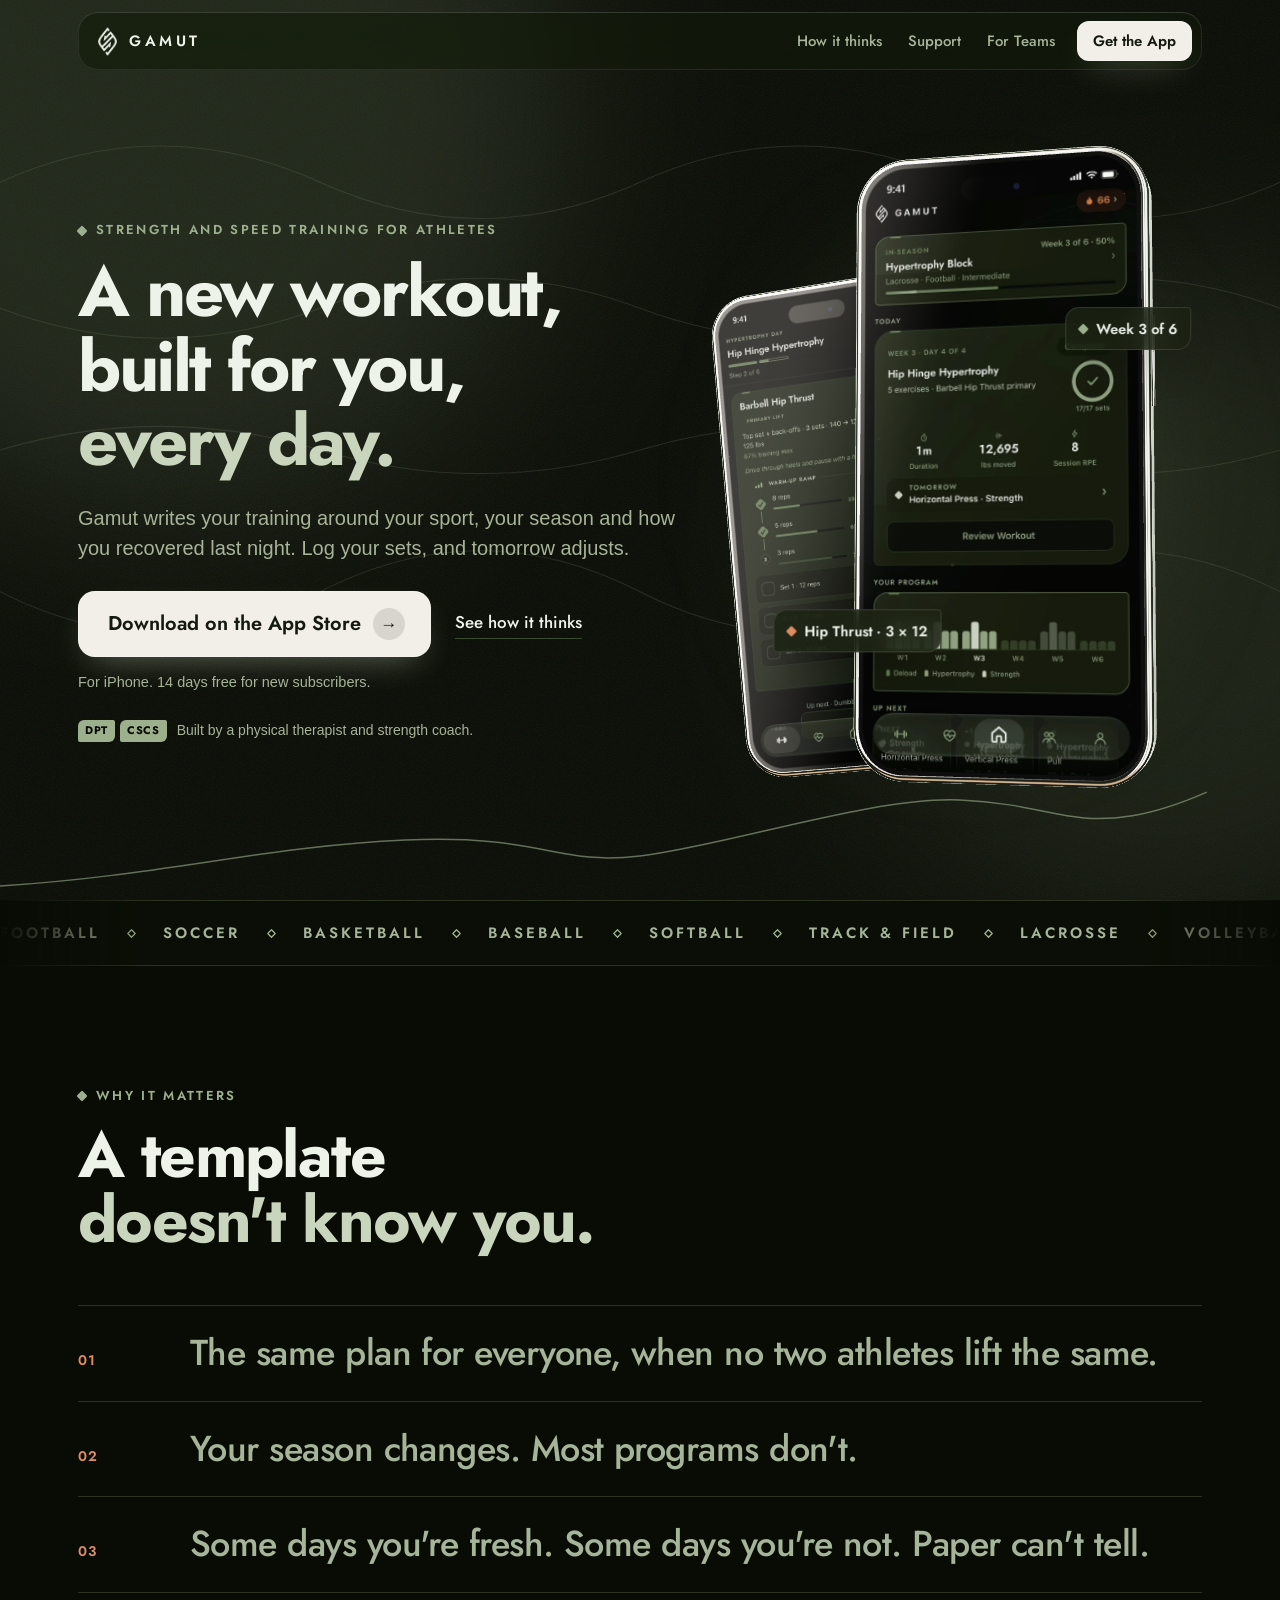
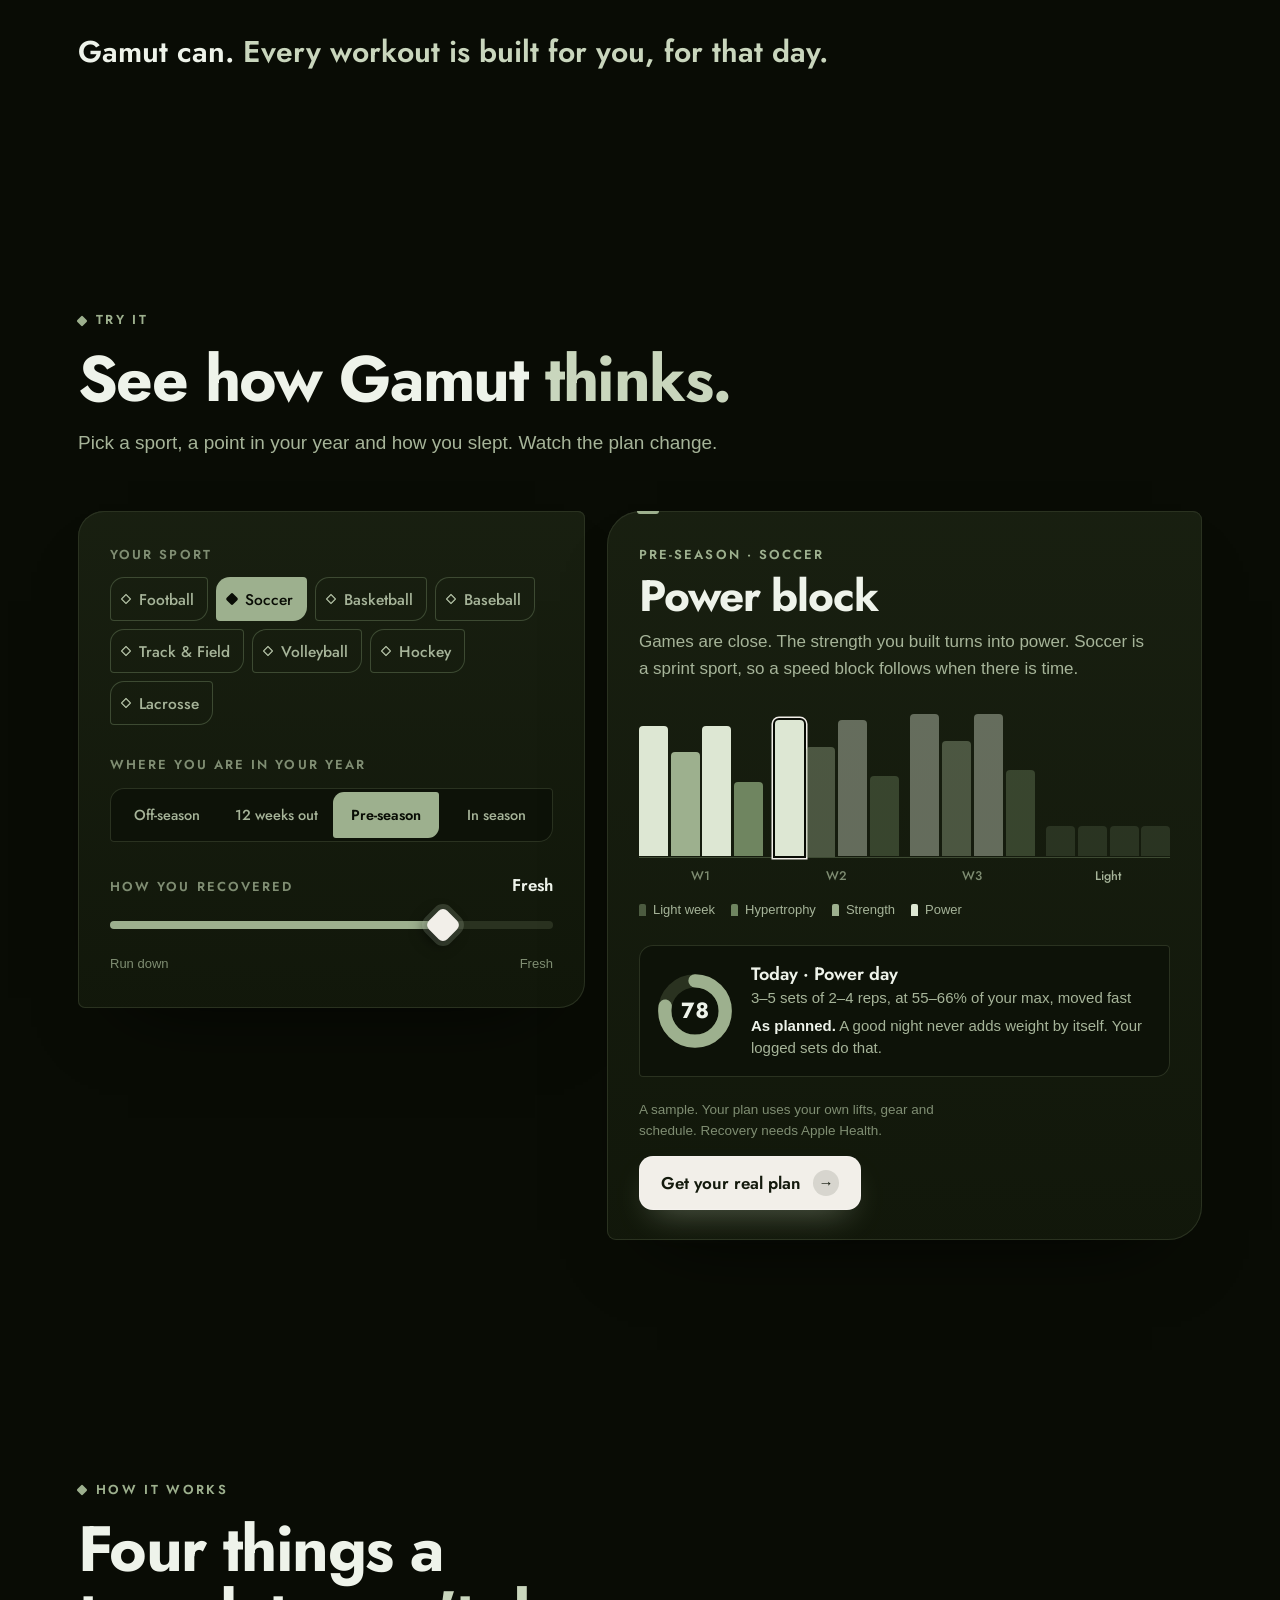
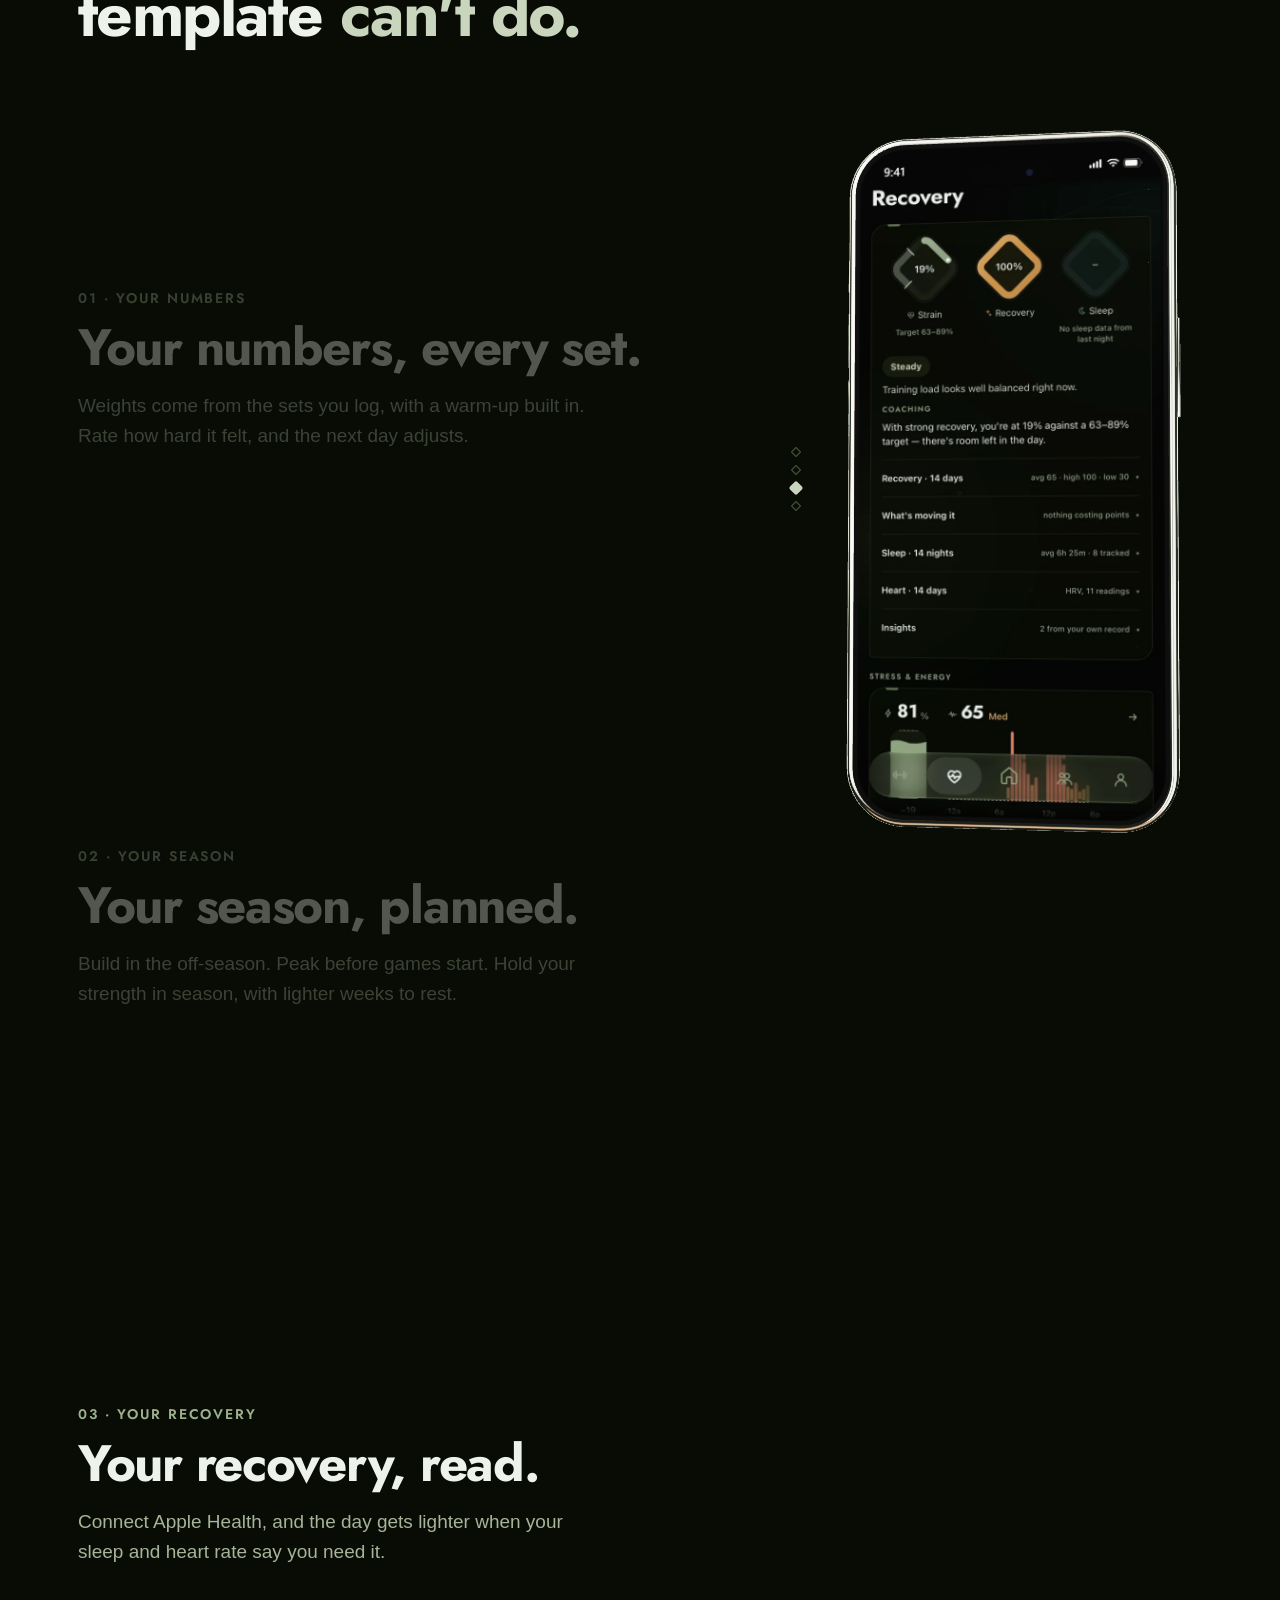
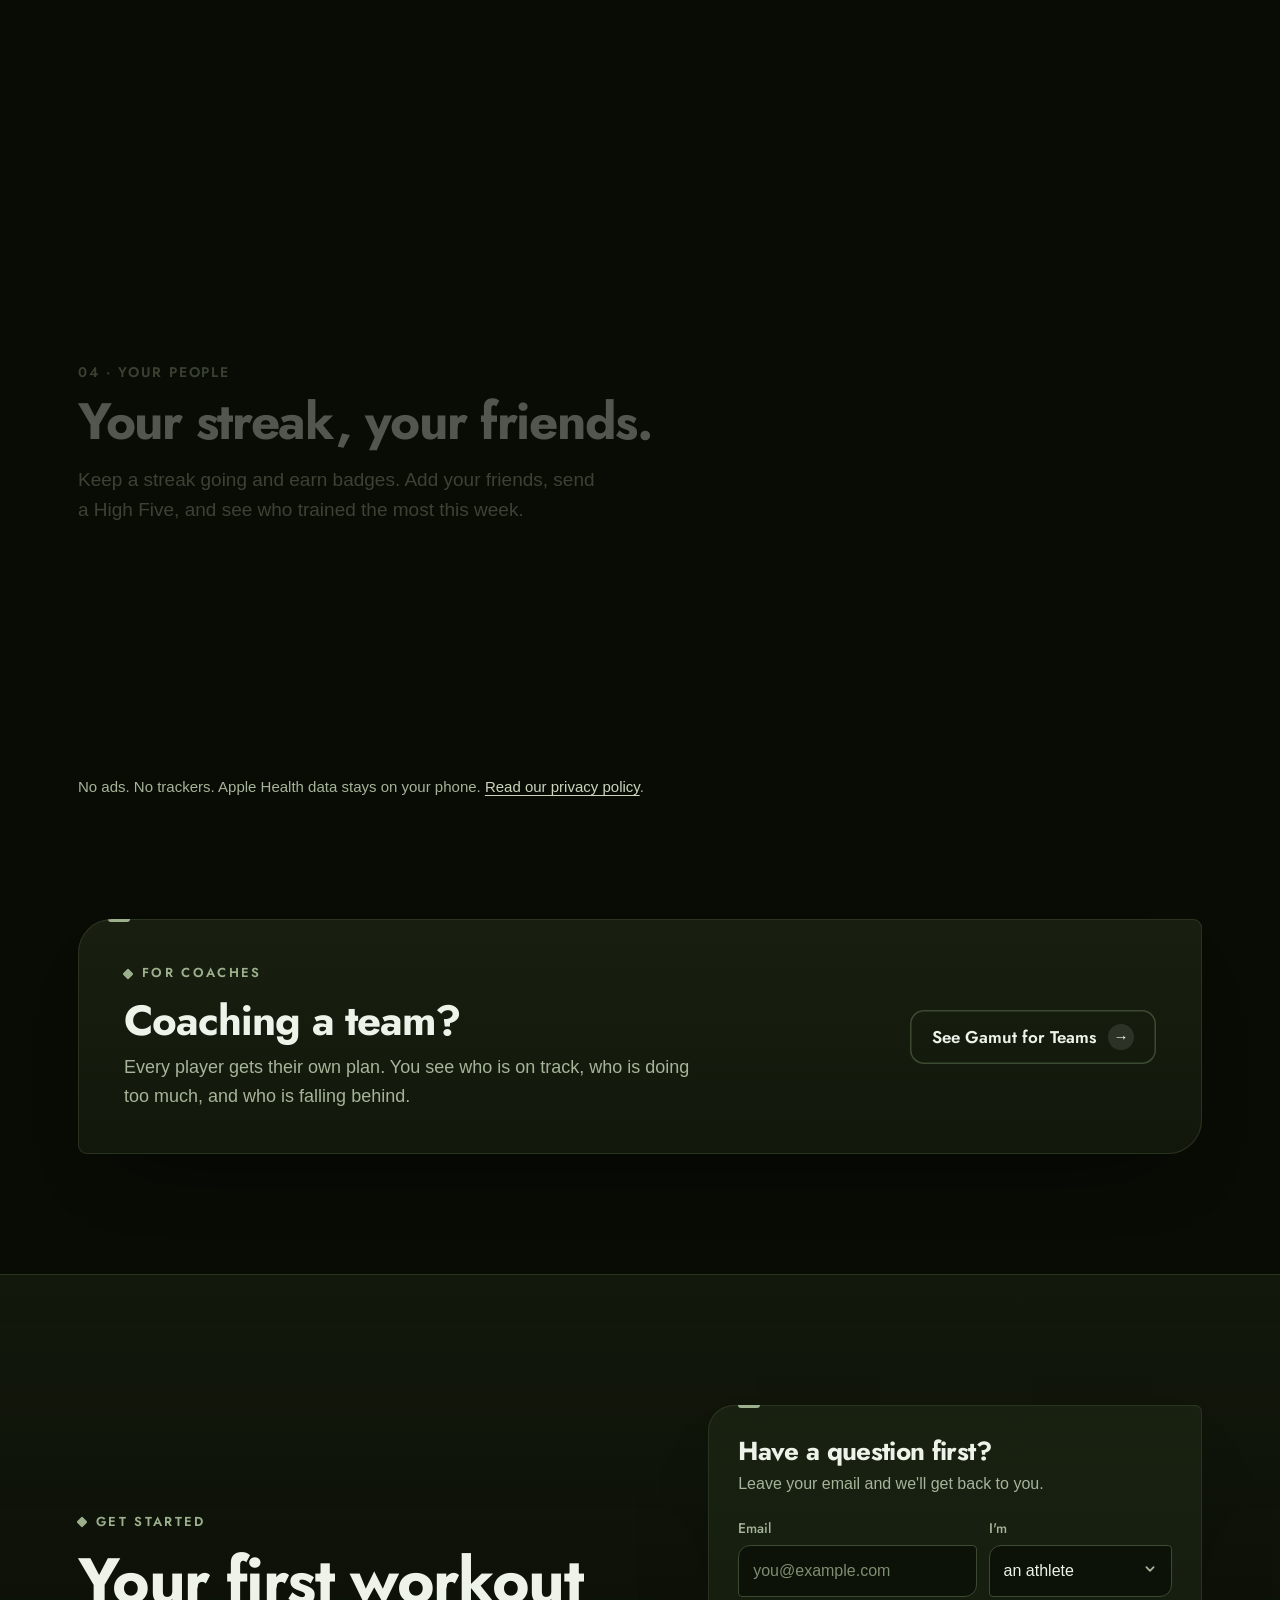
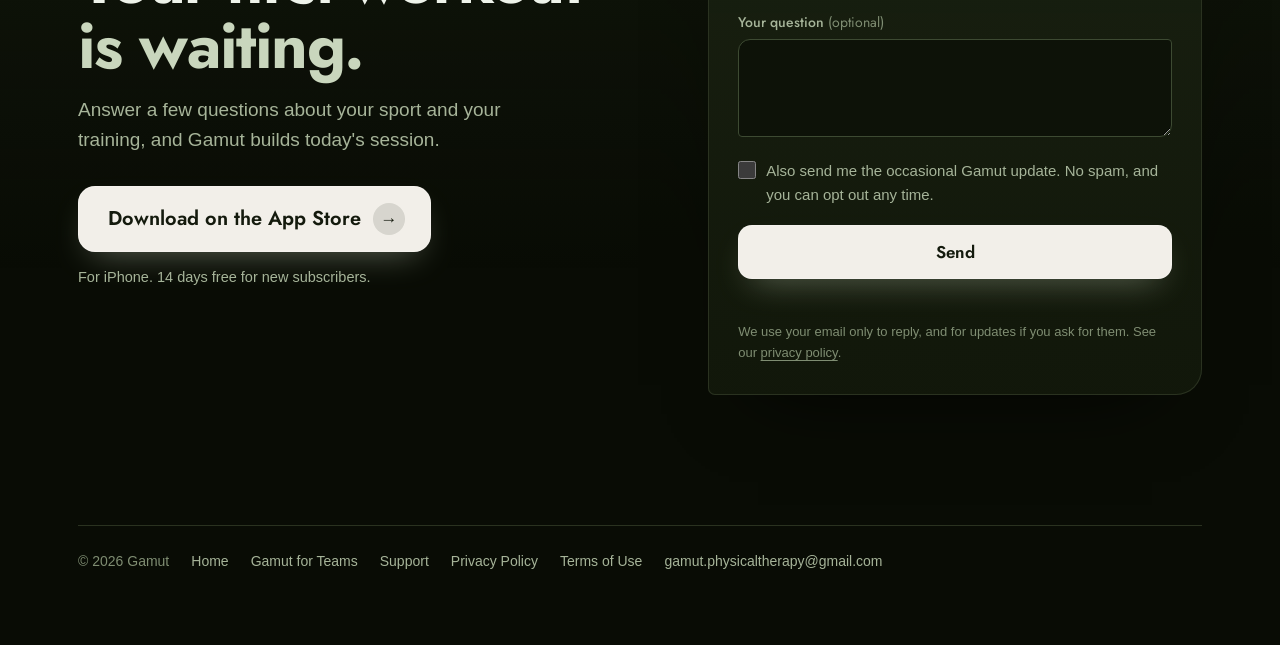
<file: index.html>
<!doctype html>
<html lang="en">
<head>
<meta charset="utf-8">
<meta name="viewport" content="width=device-width, initial-scale=1, viewport-fit=cover">
<title>Gamut — Strength and speed training, built for you</title>
<meta name="description" content="Gamut writes your strength and speed training every day, around your sport, your season and how you recovered. Built by a physical therapist and strength coach.">
<meta property="og:title" content="Gamut: a new workout, built for you, every day">
<meta property="og:description" content="Strength and speed training around your sport, your season and your recovery.">
<meta property="og:type" content="website">
<meta name="theme-color" content="#090c05">
<meta property="og:site_name" content="Gamut">
<meta property="og:url" content="https://gamutphysicaltherapy-max.github.io/gamut-site/">
<meta property="og:image" content="https://gamutphysicaltherapy-max.github.io/gamut-site/img/og-home.jpg">
<meta property="og:image:width" content="1200">
<meta property="og:image:height" content="630">
<meta property="og:image:alt" content="Gamut: a new workout, built for you, every day. The app on two iPhones.">
<meta name="twitter:card" content="summary_large_image">
<link rel="apple-touch-icon" href="img/apple-touch-icon.png">
<link rel="icon" type="image/png" href="img/emblem.png">
<link rel="preconnect" href="https://fonts.googleapis.com">
<link rel="preconnect" href="https://fonts.gstatic.com" crossorigin>
<link href="https://fonts.googleapis.com/css2?family=Jost:wght@400;500;600;700&display=swap" rel="stylesheet">
<script>document.documentElement.classList.add('js')</script>
<link rel="stylesheet" href="landing.css">
<!--
  The site's front page, for athletes (and the parents reading over their
  shoulder). Redesigned 10 November 2026 in the app's dark scheme with the
  app's own shapes and moving background; landing.css is the map.

  Rules carried over from the page it replaced:
  - Every claim must be true of the shipped app. No testimonials, user
    counts or injury claims, and copy in short words. The builder ("See how
    Gamut thinks") shows the app's real rules; landing.js names the source of
    each number, and the two must be changed together.
  - The privacy, terms and support pages link here, and the app opens those,
    so this page carries no team prices or buy buttons; teams.html does.
  - The offer is the 14-day free trial, and only that.
  - The page has ONE action, downloading the app. It is asked for in the top
    bar, the hero, under the builder and in the closing band, plus a bar
    pinned to the bottom of a phone's screen while none of those ([data-cta])
    is in view (docs.js). Teams is a door, never a second button beside it.
  - stats.js names clicks by the section they sit in (its id, else its
    aria-labelledby) and by .topbar / .dock / footer. Keep those hooks.
  - The question form writes to public.site_leads through submit_site_lead
    (migration 20261026120000); its key is the app's publishable key.
  Screens in img/d-*.webp are real-device frames from the owner's iPhone
  recordings (studio/screenshot-harness/device-frames.mjs writes them), 660px wide.
-->
</head>
<body>
<a class="skip" href="#main">Skip to content</a>

<div class="ambient" aria-hidden="true">
  <i class="wash a"></i><i class="wash b"></i>
  <svg class="contours" viewBox="0 0 2000 400" preserveAspectRatio="none">
    <path d="M0 70 q125 -46 250 0 t250 0 t250 0 t250 0 t250 0 t250 0 t250 0 t250 0"/>
    <path d="M0 150 q125 38 250 0 t250 0 t250 0 t250 0 t250 0 t250 0 t250 0 t250 0"/>
    <path d="M0 240 q125 -30 250 0 t250 0 t250 0 t250 0 t250 0 t250 0 t250 0 t250 0"/>
    <path d="M0 330 q125 52 250 0 t250 0 t250 0 t250 0 t250 0 t250 0 t250 0 t250 0"/>
  </svg>
  <span class="mote" style="--x:6%;--d:24s;--s:-2s"></span><span class="mote" style="--x:17%;--d:31s;--s:-14s;--z:5px"></span>
  <span class="mote" style="--x:29%;--d:27s;--s:-8s;--z:9px"></span><span class="mote" style="--x:41%;--d:35s;--s:-21s;--z:5px"></span>
  <span class="mote" style="--x:53%;--d:26s;--s:-5s"></span><span class="mote" style="--x:64%;--d:33s;--s:-17s;--z:6px"></span>
  <span class="mote" style="--x:76%;--d:29s;--s:-11s;--z:9px"></span><span class="mote" style="--x:87%;--d:37s;--s:-26s;--z:5px"></span>
  <span class="mote" style="--x:95%;--d:25s;--s:-9s"></span>
</div>

<header class="topbar">
  <div class="container">
    <a class="brand" href="index.html" aria-label="Gamut home"><span class="emblem" aria-hidden="true"></span><span class="brand-name">Gamut</span></a>
    <nav class="topnav" aria-label="Site">
      <a class="nav-plain" href="#build">How it thinks</a>
      <a class="nav-plain" href="support.html">Support</a>
      <a href="teams.html">For Teams</a>
      <a class="btn" href="https://apps.apple.com/app/id6804510741">Get the App</a>
    </nav>
  </div>
</header>

<main id="main">

<section class="hero" aria-labelledby="title">
  <div class="container">
    <div class="hero-head">
      <p class="eyebrow">Strength and speed training for athletes</p>
      <h1 id="title">
        <span class="line"><span style="--l:0">A new workout,</span></span>
        <span class="line"><span style="--l:1">built for you,</span></span>
        <span class="line"><span style="--l:2"><em>every day.</em></span></span>
      </h1>
    </div>
    <div class="hero-visual stage" aria-hidden="true">
      <div class="tilt">
        <div class="halo"></div>
        <div class="phone back float slow" data-z="-50" data-rot="-6"><img src="img/d-workout.webp" alt="" width="660" height="1434"></div>
        <div class="phone front float" data-z="40"><img src="img/d-home.webp" alt="" width="660" height="1434" fetchpriority="high"></div>
        <div class="tag-float tag-1 float slow" data-z="110"><i></i>Week 3 of 6</div>
        <div class="tag-float tag-2 float" data-z="90"><i style="--c:var(--ember)"></i>Hip Thrust · 3 × 12</div>
      </div>
    </div>
    <div class="hero-body stagger">
      <p class="lede">Gamut writes your training around your sport, your season and how you recovered
      last night. Log your sets, and tomorrow adjusts.</p>
      <div class="ctas" data-cta>
        <a class="btn btn-xl" href="https://apps.apple.com/app/id6804510741">Download on the App Store <span class="arrow" aria-hidden="true">→</span></a>
        <a class="text-link" href="#build">See how it thinks</a>
      </div>
      <p class="small">For iPhone. 14 days free for new subscribers.</p>
      <p class="cred"><span class="creds"><span>DPT</span><span>CSCS</span></span><span>Built by a physical therapist and strength coach.</span></p>
    </div>
  </div>
  <svg class="wave" viewBox="0 0 1200 150" preserveAspectRatio="none" aria-hidden="true">
    <path pathLength="1" d="M0 136 C150 126 250 96 380 90 S520 116 600 106 S820 46 900 50 S1000 76 1060 66 S1160 22 1200 14"/>
  </svg>
</section>

<div class="marquee" aria-hidden="true">
  <div class="marquee-track">
    <span>Football</span><span>Soccer</span><span>Basketball</span><span>Baseball</span><span>Softball</span><span>Track &amp; Field</span><span>Lacrosse</span><span>Volleyball</span><span>Hockey</span><span>Tennis</span>
    <span>Football</span><span>Soccer</span><span>Basketball</span><span>Baseball</span><span>Softball</span><span>Track &amp; Field</span><span>Lacrosse</span><span>Volleyball</span><span>Hockey</span><span>Tennis</span>
  </div>
</div>

<section aria-labelledby="why-title">
  <div class="container">
    <div class="section-head">
      <p class="kicker reveal">Why it matters</p>
      <h2 id="why-title" class="reveal">A template <em>doesn't know you.</em></h2>
    </div>
    <ul class="pains">
      <li class="reveal" style="--i:0"><span>The same plan for everyone, when no two athletes lift the same.</span></li>
      <li class="reveal" style="--i:1"><span>Your season changes. Most programs don't.</span></li>
      <li class="reveal" style="--i:2"><span>Some days you're fresh. Some days you're not. Paper can't tell.</span></li>
    </ul>
    <p class="turn reveal">Gamut can. <span>Every workout is built for you, for that day.</span></p>
  </div>
</section>

<!-- The builder. A working model of three of the app's rules, so a visitor
     can feel the plan react before they download. See landing.js. -->
<section id="build" class="js-only" aria-labelledby="build-title">
  <div class="container">
    <div class="section-head">
      <p class="kicker reveal">Try it</p>
      <h2 id="build-title" class="reveal">See how Gamut <em>thinks.</em></h2>
      <p class="reveal">Pick a sport, a point in your year and how you slept. Watch the plan change.</p>
    </div>
    <div class="lab reveal" id="lab">
      <div class="tile lab-controls spot">
        <div class="group">
          <p class="field-label" id="l-sport">Your sport</p>
          <div class="chips" id="b-sports" role="group" aria-labelledby="l-sport">
            <button class="chip" type="button" data-v="Football" aria-pressed="false">Football</button>
            <button class="chip" type="button" data-v="Soccer" aria-pressed="true">Soccer</button>
            <button class="chip" type="button" data-v="Basketball" aria-pressed="false">Basketball</button>
            <button class="chip" type="button" data-v="Baseball" aria-pressed="false">Baseball</button>
            <button class="chip" type="button" data-v="Track &amp; Field" aria-pressed="false">Track &amp; Field</button>
            <button class="chip" type="button" data-v="Volleyball" aria-pressed="false">Volleyball</button>
            <button class="chip" type="button" data-v="Hockey" aria-pressed="false">Hockey</button>
            <button class="chip" type="button" data-v="Lacrosse" aria-pressed="false">Lacrosse</button>
          </div>
        </div>
        <div class="group">
          <p class="field-label" id="l-phase">Where you are in your year</p>
          <div class="seg" id="b-phases" role="group" aria-labelledby="l-phase">
            <button type="button" data-v="off" aria-pressed="false">Off-season</button>
            <button type="button" data-v="runway" aria-pressed="false">12 weeks out</button>
            <button type="button" data-v="pre" aria-pressed="true">Pre-season</button>
            <button type="button" data-v="in" aria-pressed="false">In season</button>
          </div>
        </div>
        <div class="group">
          <div class="slider-row"><label class="field-label" for="b-rec" style="margin:0">How you recovered</label><b id="b-word">Fresh</b></div>
          <input id="b-rec" type="range" min="5" max="100" value="78" step="1">
          <div class="slider-ends"><span>Run down</span><span>Fresh</span></div>
        </div>
      </div>

      <div class="tile tab lab-out spot" aria-live="polite">
        <p class="phase" id="b-phase"></p>
        <h3 id="b-title"></h3>
        <p class="why" id="b-why"></p>
        <div class="bars" id="b-bars" role="img" aria-label="The block, day by day. Taller bars are harder days, and light weeks are short."></div>
        <div class="bar-labels" id="b-labels" aria-hidden="true"></div>
        <ul class="legend" aria-hidden="true">
          <li style="--c:#4c5b40">Light week</li><li style="--c:#6f8560">Hypertrophy</li><li style="--c:#9db08e">Strength</li><li style="--c:#dde7d3">Power</li>
        </ul>
        <div class="today-row">
          <div class="ring" id="b-ring">
            <svg viewBox="0 0 40 40" aria-hidden="true"><circle class="track" cx="20" cy="20" r="15.9"/><circle class="fill" cx="20" cy="20" r="15.9" pathLength="100"/></svg>
            <b class="num" id="b-val">78</b>
          </div>
          <div>
            <p class="t1" id="b-day"></p>
            <p class="t2" id="b-zone"></p>
            <p class="t2" id="b-adj" style="margin-top:6px"></p>
          </div>
        </div>
        <div class="lab-foot" data-cta>
          <p>A sample. Your plan uses your own lifts, gear and schedule. Recovery needs Apple Health.</p>
          <a class="btn" href="https://apps.apple.com/app/id6804510741">Get your real plan <span class="arrow" aria-hidden="true">→</span></a>
        </div>
      </div>
    </div>
  </div>
</section>

<section id="how" aria-labelledby="how-title">
  <div class="container">
    <div class="section-head">
      <p class="kicker reveal">How it works</p>
      <h2 id="how-title" class="reveal">Four things a template <em>can't do.</em></h2>
      <p class="swipe-hint">Swipe</p>
    </div>
    <div class="show">
      <div class="show-steps">
        <article class="step">
          <div class="step-shot" aria-hidden="true"><div class="phone"><img src="img/d-workout.webp" alt="" width="660" height="1434" loading="lazy"></div></div>
          <p class="n">01 · Your numbers</p>
          <h3>Your numbers, every set.</h3>
          <p>Weights come from the sets you log, with a warm-up built in. Rate how hard it felt, and the next day adjusts.</p>
        </article>
        <article class="step">
          <div class="step-shot" aria-hidden="true"><div class="phone"><img src="img/d-season.webp" alt="" width="660" height="1434" loading="lazy"></div></div>
          <p class="n">02 · Your season</p>
          <h3>Your season, planned.</h3>
          <p>Build in the off-season. Peak before games start. Hold your strength in season, with lighter weeks to rest.</p>
        </article>
        <article class="step">
          <div class="step-shot" aria-hidden="true"><div class="phone"><img src="img/d-recovery.webp" alt="" width="660" height="1434" loading="lazy"></div></div>
          <p class="n">03 · Your recovery</p>
          <h3>Your recovery, read.</h3>
          <p>Connect Apple Health, and the day gets lighter when your sleep and heart rate say you need it.</p>
        </article>
        <article class="step">
          <div class="step-shot" aria-hidden="true"><div class="phone"><img src="img/d-streak.webp" alt="" width="660" height="1434" loading="lazy"></div></div>
          <p class="n">04 · Your people</p>
          <h3>Your streak, your friends.</h3>
          <p>Keep a streak going and earn badges. Add your friends, send a High Five, and see who trained the most this week.</p>
        </article>
      </div>
      <div class="show-stage stage">
        <div class="rail" aria-hidden="true"><i></i><i></i><i></i><i></i></div>
        <div class="tilt" style="--ry:-9;--rx:3">
          <div class="phone"><div class="screens">
            <img src="img/d-workout.webp" alt="A Barbell Hip Thrust in Gamut: a warm-up ramp, then working sets with the weight filled in." width="660" height="1434" loading="lazy">
            <img src="img/d-season.webp" alt="Gamut's Home page: a sport's season laid over the year, with projected lift numbers." width="660" height="1434" loading="lazy">
            <img src="img/d-recovery.webp" alt="Gamut's Recovery page: strain, recovery and sleep rings with coaching." width="660" height="1434" loading="lazy">
            <img src="img/d-streak.webp" alt="A 66-day streak in Gamut, celebrated as a new personal best." width="660" height="1434" loading="lazy">
          </div></div>
        </div>
      </div>
    </div>
    <p class="privacy-note reveal">No ads. No trackers. Apple Health data stays on your phone. <a href="privacy.html">Read our privacy policy</a>.</p>
  </div>
</section>

<section class="door" aria-labelledby="coach-title">
  <div class="container">
    <div class="tile tab door-box spot reveal">
      <div>
        <p class="kicker">For coaches</p>
        <h2 id="coach-title">Coaching a team?</h2>
        <p>Every player gets their own plan. You see who is on track, who is doing too much, and who is falling behind.</p>
      </div>
      <a class="btn btn-line" href="teams.html">See Gamut for Teams <span class="arrow" aria-hidden="true">→</span></a>
    </div>
  </div>
</section>

<section class="closer" id="get" aria-labelledby="get-title">
  <div class="container">
    <div class="closer-copy reveal" data-cta>
      <p class="kicker">Get started</p>
      <h2 id="get-title">Your first workout <em>is waiting.</em></h2>
      <p>Answer a few questions about your sport and your training, and Gamut builds today's session.</p>
      <a class="btn btn-xl" href="https://apps.apple.com/app/id6804510741">Download on the App Store <span class="arrow" aria-hidden="true">→</span></a>
      <p class="small">For iPhone. 14 days free for new subscribers.</p>
    </div>

    <!-- Posts to submit_site_lead (see the comment at the top). Without
         scripts it falls back to an email, so it never silently does
         nothing. The hidden "website" field is a bot trap: people never see
         it, and docs.js drops any submission that fills it in. -->
    <form class="tile tab lead-card reveal" style="--i:1" data-lead
          data-endpoint="https://iuskxozkymrifvbpnazh.supabase.co/rest/v1/rpc/submit_site_lead"
          data-key="sb_publishable_AJnftw7P7gLBGG9rgD44pA_AhOlF1to"
          data-source="home"
          action="mailto:gamut.physicaltherapy@gmail.com?subject=Question%20about%20Gamut" method="post" enctype="text/plain">
      <h3>Have a question first?</h3>
      <p>Leave your email and we'll get back to you.</p>
      <div class="row">
        <div>
          <label for="lead-email">Email</label>
          <input id="lead-email" name="email" type="email" autocomplete="email" required maxlength="254" placeholder="you@example.com">
        </div>
        <div>
          <label for="lead-role">I'm</label>
          <div class="select">
            <select id="lead-role" name="role">
              <option value="athlete">an athlete</option>
              <option value="parent">a parent</option>
              <option value="coach">a coach</option>
              <option value="other">something else</option>
            </select>
          </div>
        </div>
      </div>
      <label for="lead-message">Your question <span class="opt">(optional)</span></label>
      <textarea id="lead-message" name="message" maxlength="1000" rows="3"></textarea>
      <label class="check"><input type="checkbox" name="updates"> Also send me the occasional Gamut update. No spam, and you can opt out any time.</label>
      <div class="hp" aria-hidden="true"><label for="lead-website">Website</label><input id="lead-website" name="website" type="text" tabindex="-1" autocomplete="off"></div>
      <button class="btn" type="submit">Send</button>
      <p class="lead-status" role="status" aria-live="polite"></p>
      <p class="fine">We use your email only to reply, and for updates if you ask for them. See our <a href="privacy.html#website">privacy policy</a>.</p>
    </form>
  </div>
</section>

</main>

<div class="dock" aria-hidden="true">
  <span class="emblem"></span>
  <p><b>Gamut</b>A new workout, every day.</p>
  <a class="btn" href="https://apps.apple.com/app/id6804510741" tabindex="-1">Get the App</a>
</div>

<footer class="site">
  <div class="container"><div class="links">
    <span>© 2026 Gamut</span>
    <a href="index.html">Home</a>
    <a href="teams.html">Gamut for Teams</a>
    <a href="support.html">Support</a>
    <a href="privacy.html">Privacy Policy</a>
    <a href="terms.html">Terms of Use</a>
    <a href="mailto:gamut.physicaltherapy@gmail.com">gamut.physicaltherapy@gmail.com</a>
  </div></div>
</footer>

<script src="docs.js"></script>
<script src="landing.js"></script>
<script src="phone3d.js" defer></script>
<script src="stats.js" defer></script>
</body>
</html>
</file>
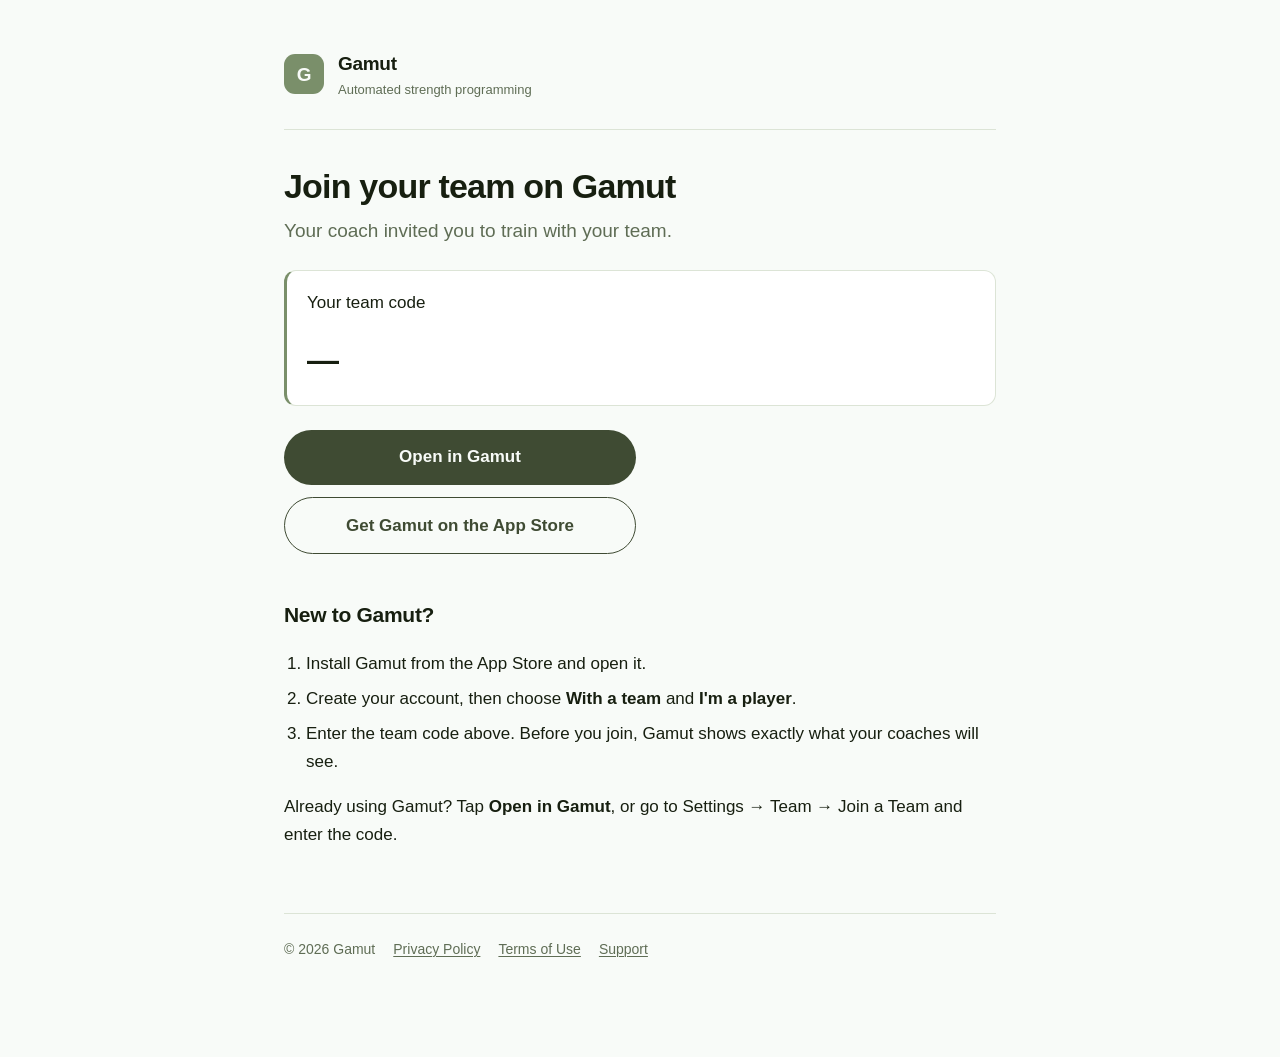
<file: join.html>
<!doctype html>
<html lang="en">
<head>
<meta charset="utf-8">
<meta name="viewport" content="width=device-width, initial-scale=1">
<title>Join your team — Gamut</title>
<meta name="description" content="Your coach invited you to train with your team on Gamut.">
<meta name="robots" content="noindex">
<meta property="og:title" content="Join your team on Gamut">
<meta property="og:description" content="Your coach invited you to train with your team on Gamut.">
<meta property="og:type" content="website">
<meta property="og:site_name" content="Gamut">
<meta property="og:url" content="https://gamutphysicaltherapy-max.github.io/gamut-site/join.html">
<meta property="og:image" content="https://gamutphysicaltherapy-max.github.io/gamut-site/img/og-site.jpg">
<meta property="og:image:width" content="1200">
<meta property="og:image:height" content="630">
<meta property="og:image:alt" content="Gamut: strength and speed training, built for you.">
<meta name="twitter:card" content="summary_large_image">
<link rel="apple-touch-icon" href="img/apple-touch-icon.png">
<link rel="stylesheet" href="style.css">
<style>
  .code { font-size: 2rem; font-weight: 700; letter-spacing: 0.12em; margin: 0.4rem 0 1rem; }
  .actions { display: flex; flex-direction: column; gap: 0.75rem; margin: 1.25rem 0; max-width: 22rem; }
  .actions a { display: block; text-align: center; padding: 0.85rem 1rem; border-radius: 999px;
    font-weight: 600; text-decoration: none; }
  .primary { background: #3f4b33; color: #f8fbf8; }
  .secondary { border: 1px solid #3f4b33; color: #3f4b33; }
  ol li { margin-bottom: 0.4rem; }
</style>
</head>
<body>
<div class="wrap">

<header class="masthead">
  <div class="mark">G</div>
  <div class="mark-text">
    <span class="wordmark">Gamut</span>
    <span class="tagline">Automated strength programming</span>
  </div>
</header>

<!-- Opened from a coach's invite link or QR code (Gamut's team settings).
     It names the code, tries to open the app with it filled in, and points
     to the App Store otherwise. Deliberately links nowhere else on this site:
     the app shares this URL, and nothing it shares may lead to purchasing. -->
<h1>Join your team on Gamut</h1>
<p class="lede">Your coach invited you to train with your team.</p>

<div class="callout">
  <p>Your team code</p>
  <p class="code" id="code">—</p>
</div>

<div class="actions">
  <a class="primary" id="open" href="gamut://join">Open in Gamut</a>
  <a class="secondary" href="https://apps.apple.com/app/id6804510741">Get Gamut on the App Store</a>
</div>

<h2>New to Gamut?</h2>
<ol>
  <li>Install Gamut from the App Store and open it.</li>
  <li>Create your account, then choose <strong>With a team</strong> and <strong>I'm a player</strong>.</li>
  <li>Enter the team code above. Before you join, Gamut shows exactly what your coaches will see.</li>
</ol>
<p>Already using Gamut? Tap <strong>Open in Gamut</strong>, or go to Settings → Team → Join a Team and
enter the code.</p>

<footer class="pagefoot">
  <span>© 2026 Gamut</span>
  <a href="privacy.html">Privacy Policy</a>
  <a href="terms.html">Terms of Use</a>
  <a href="support.html">Support</a>
</footer>

</div>
<script>
  (function () {
    var raw = new URLSearchParams(window.location.search).get('code') || '';
    var code = raw.replace(/[^A-Za-z0-9]/g, '').toUpperCase().slice(0, 8);
    if (code.length === 8) {
      document.getElementById('code').textContent = code.slice(0, 4) + '-' + code.slice(4);
      document.getElementById('open').href = 'gamut://join?code=' + code;
    }
  })();
</script>
<script src="stats.js" defer></script>
</body>
</html>
</file>
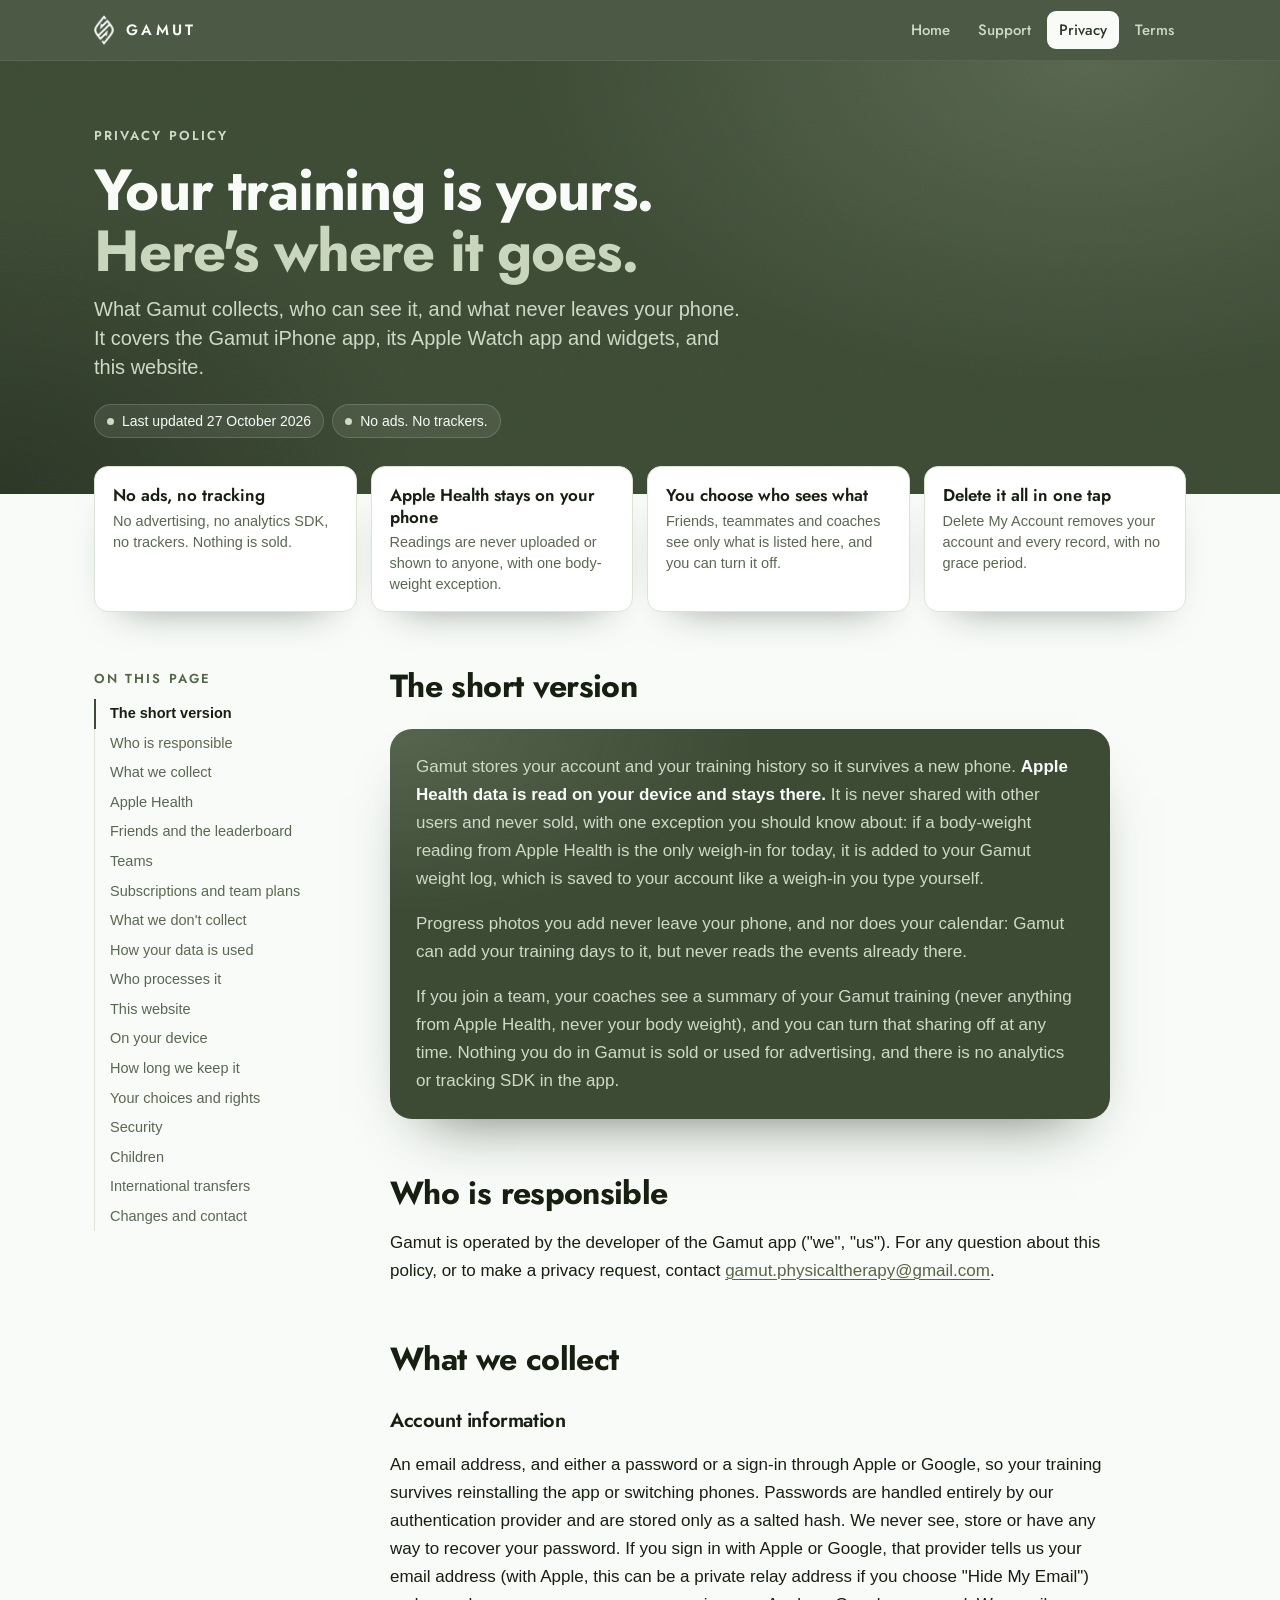
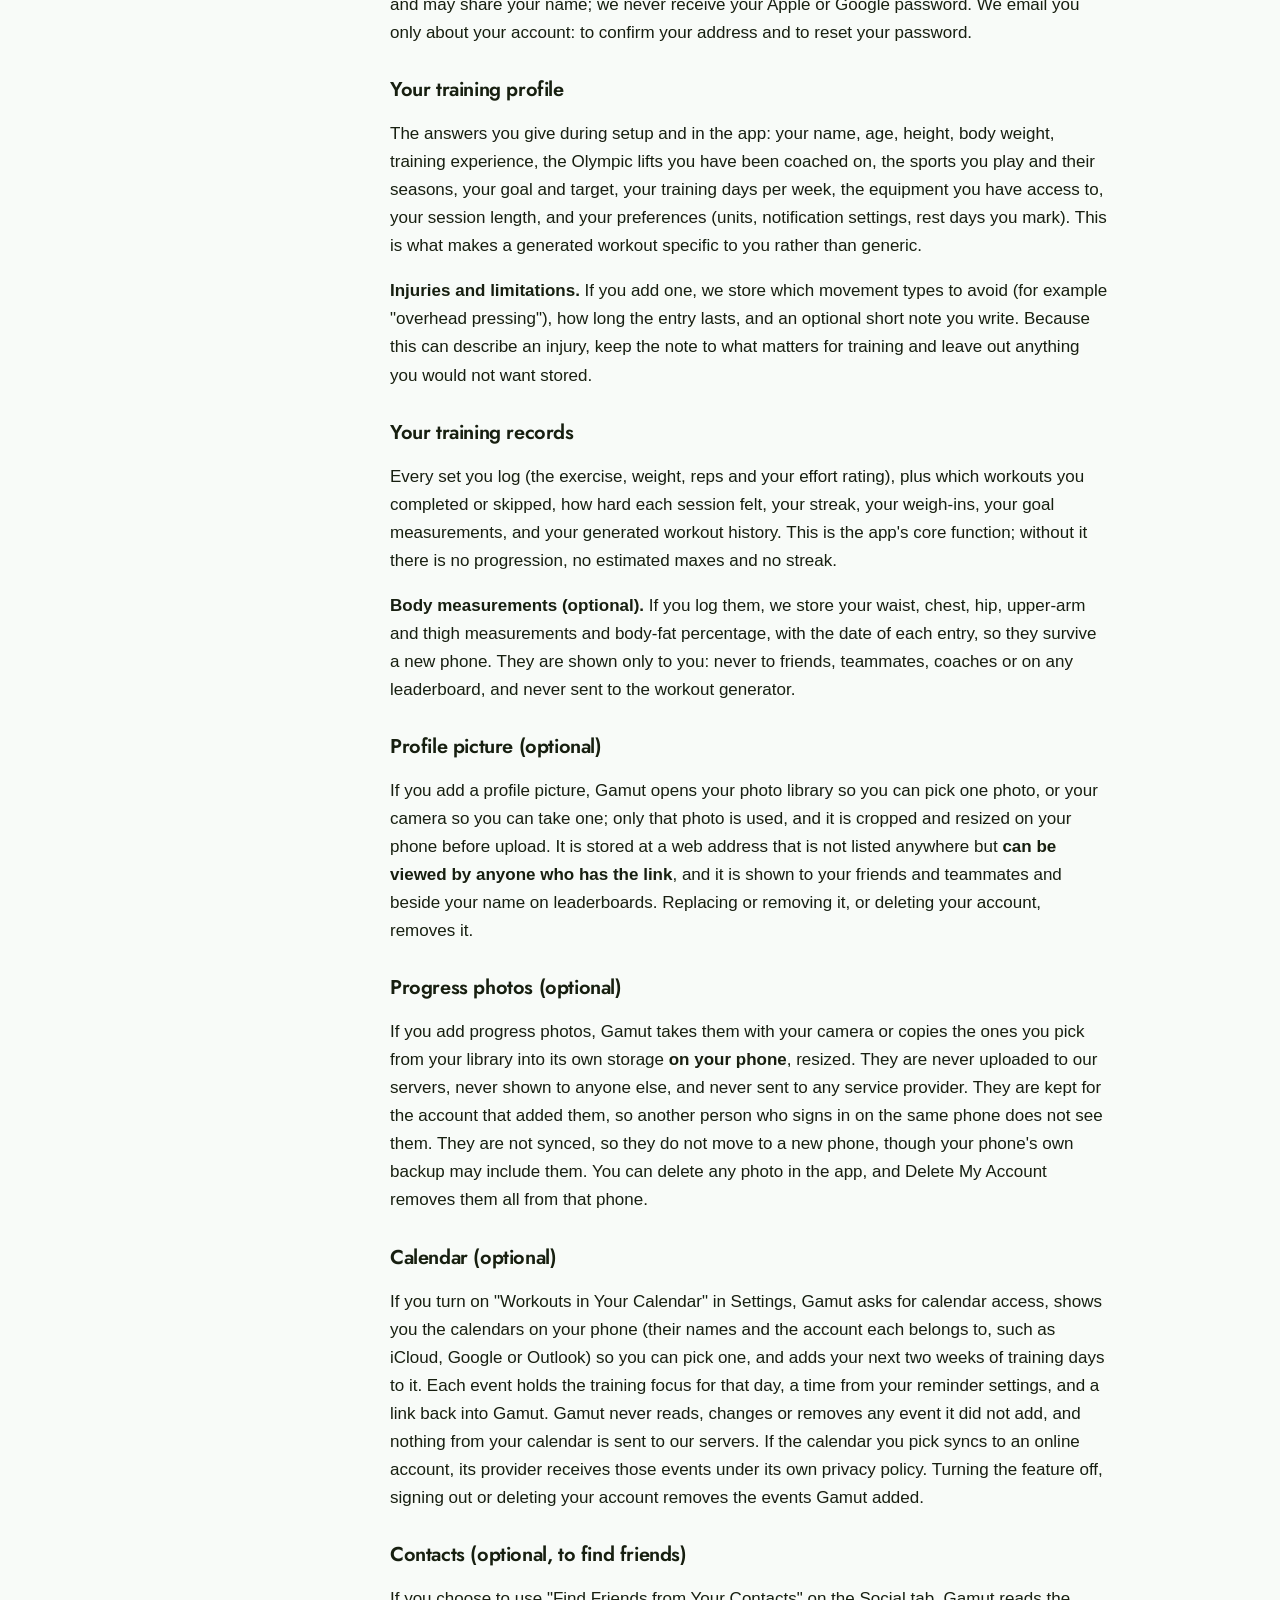
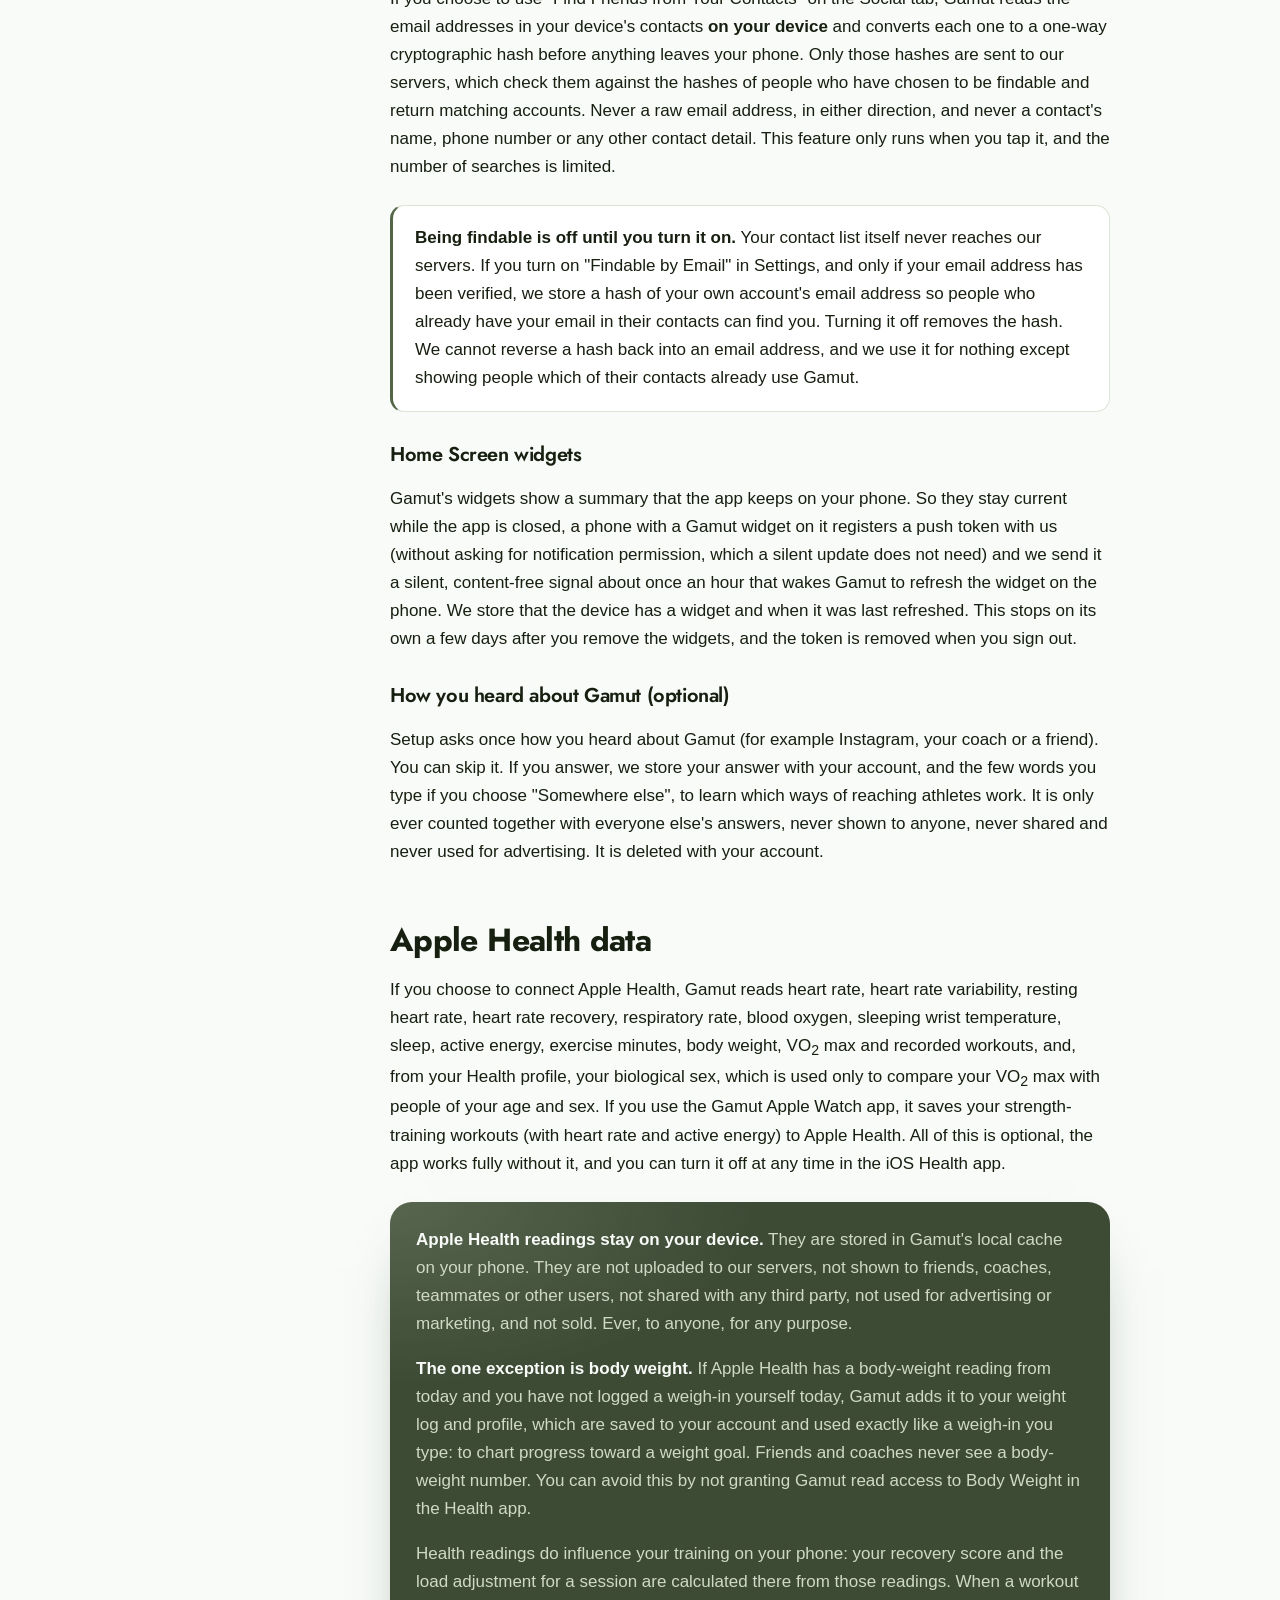
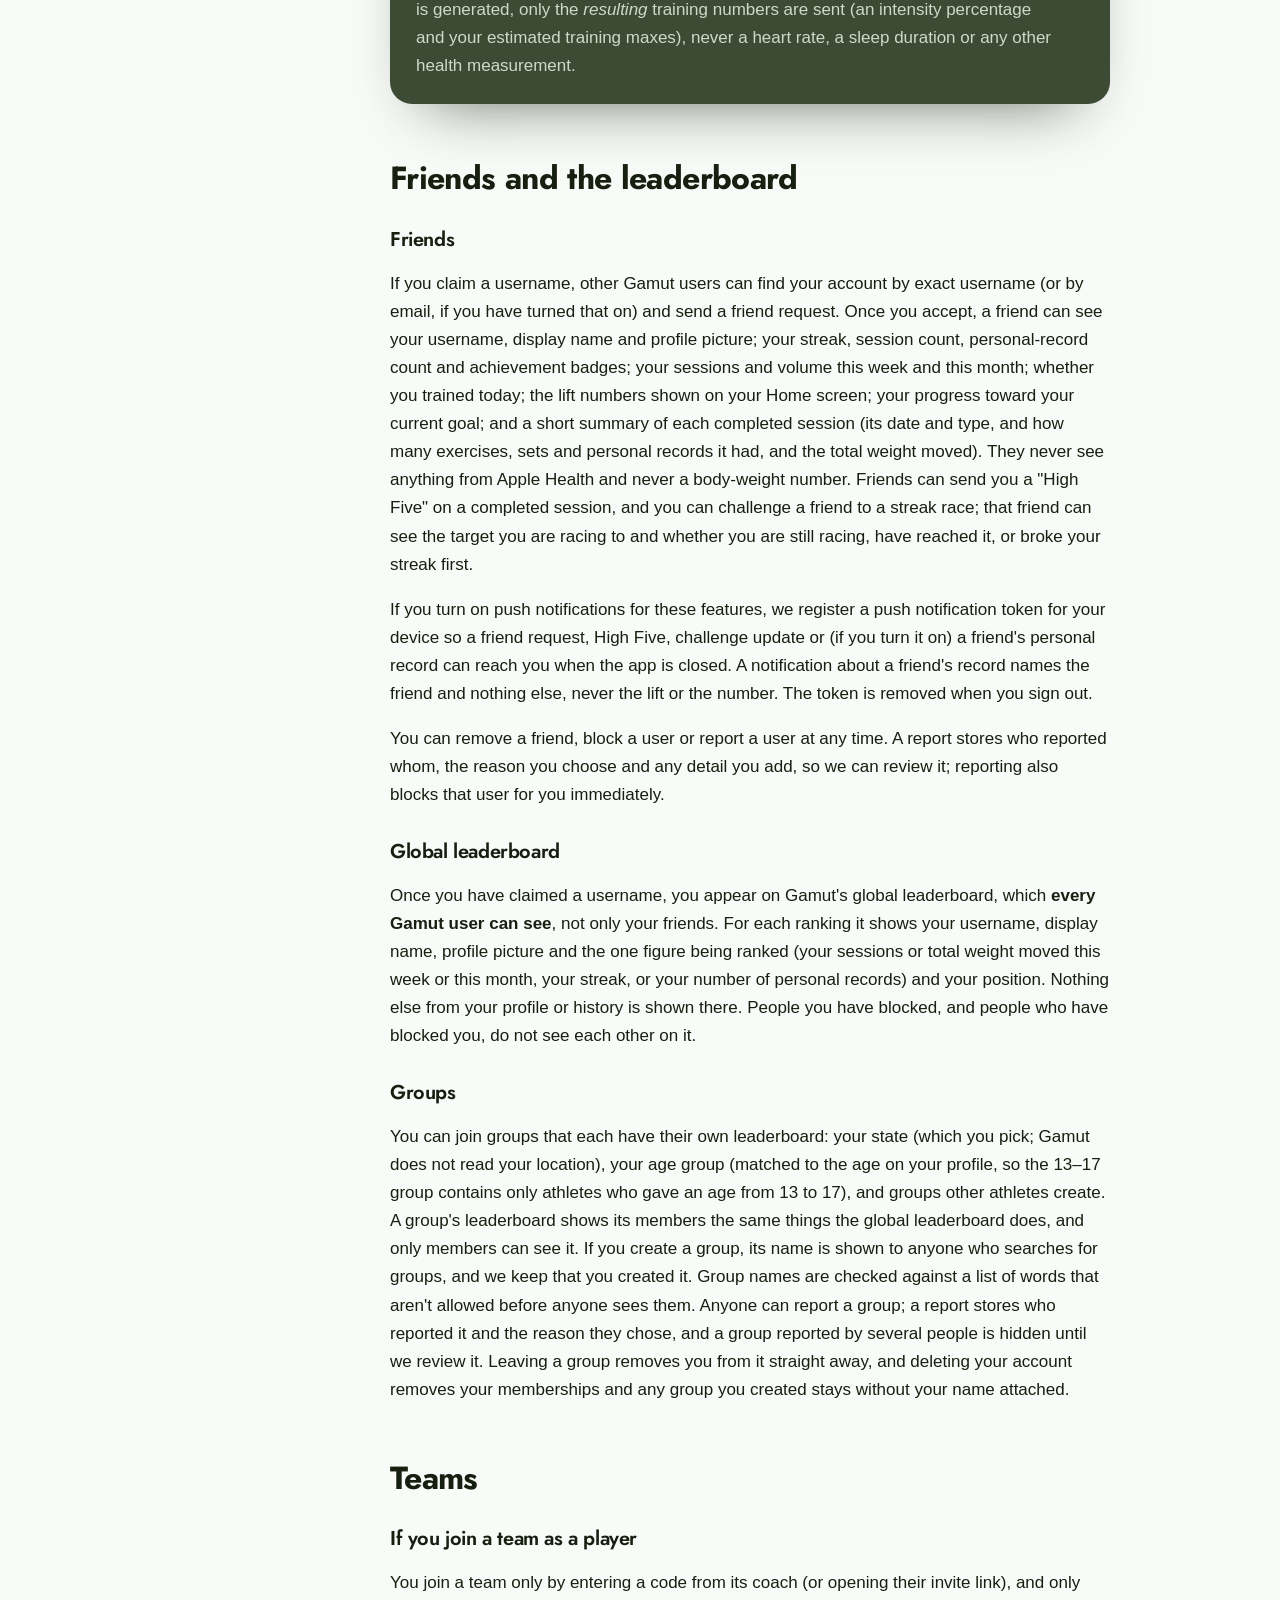
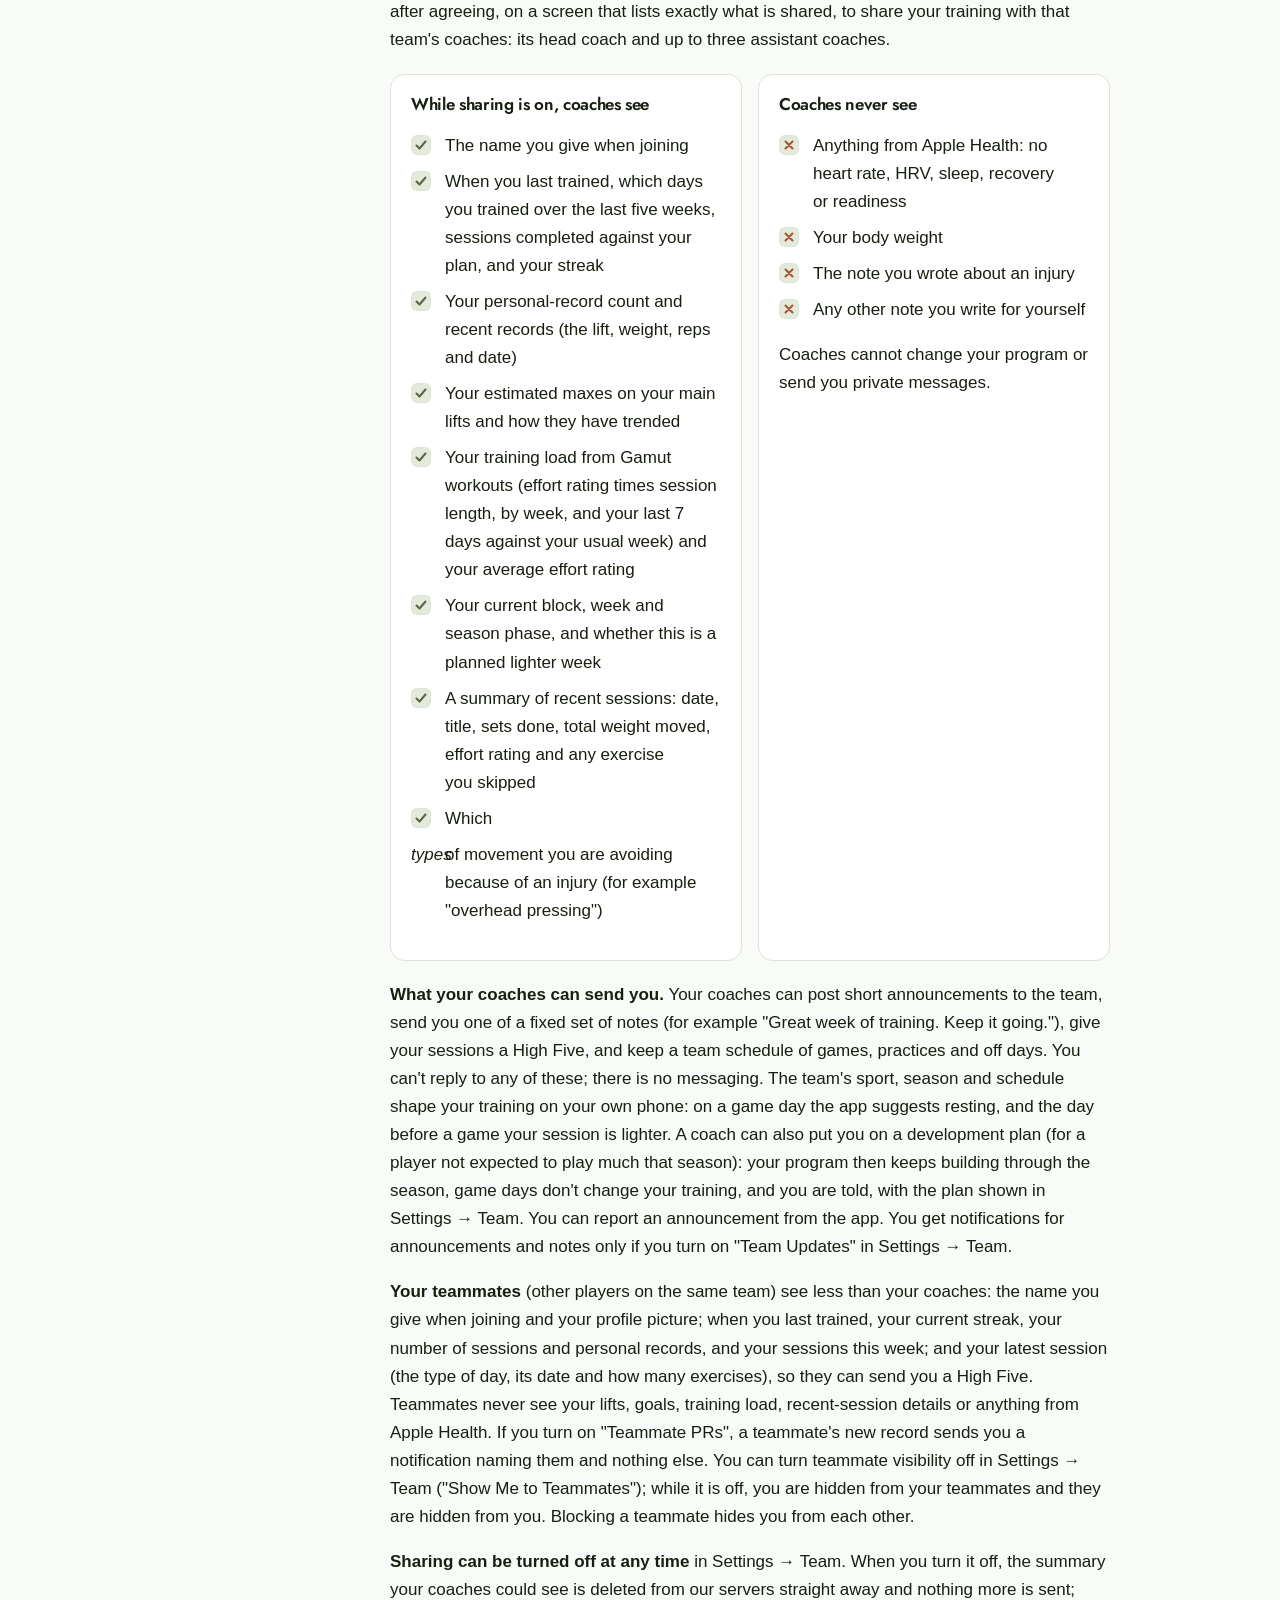
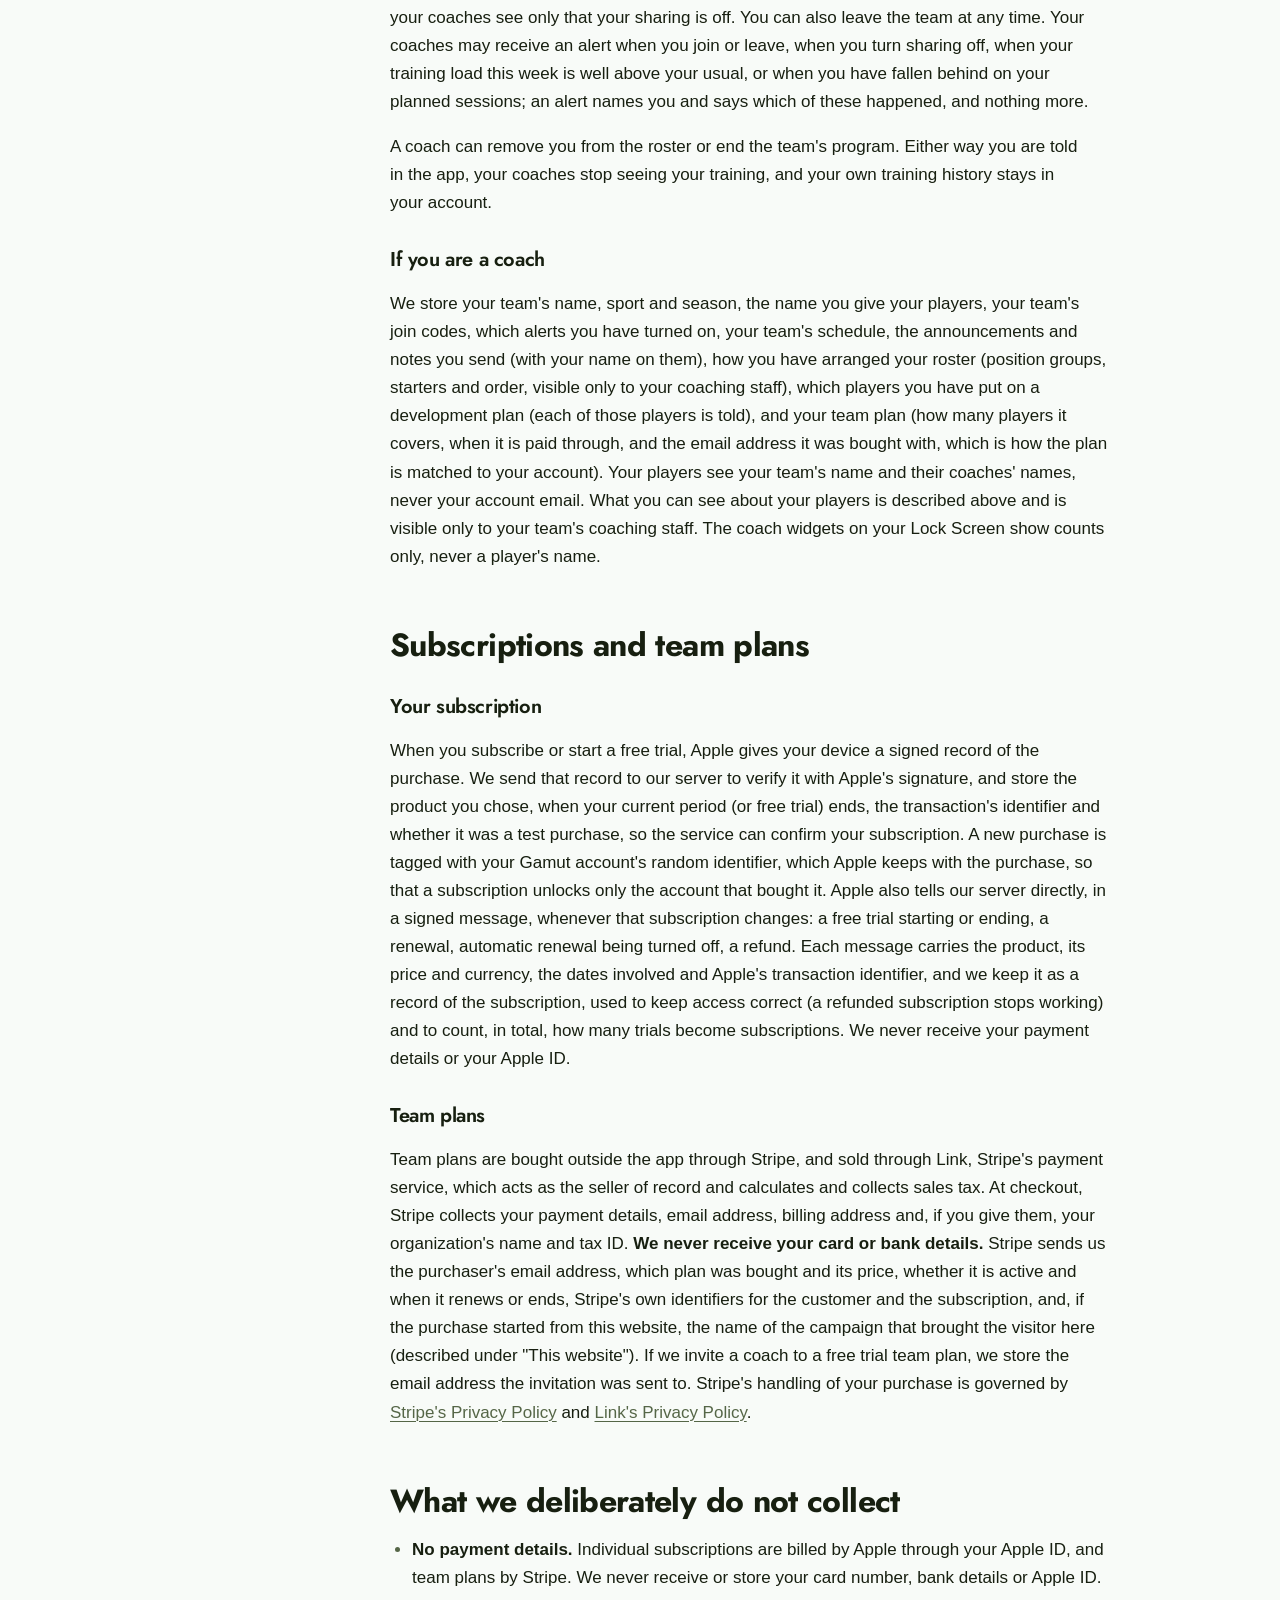
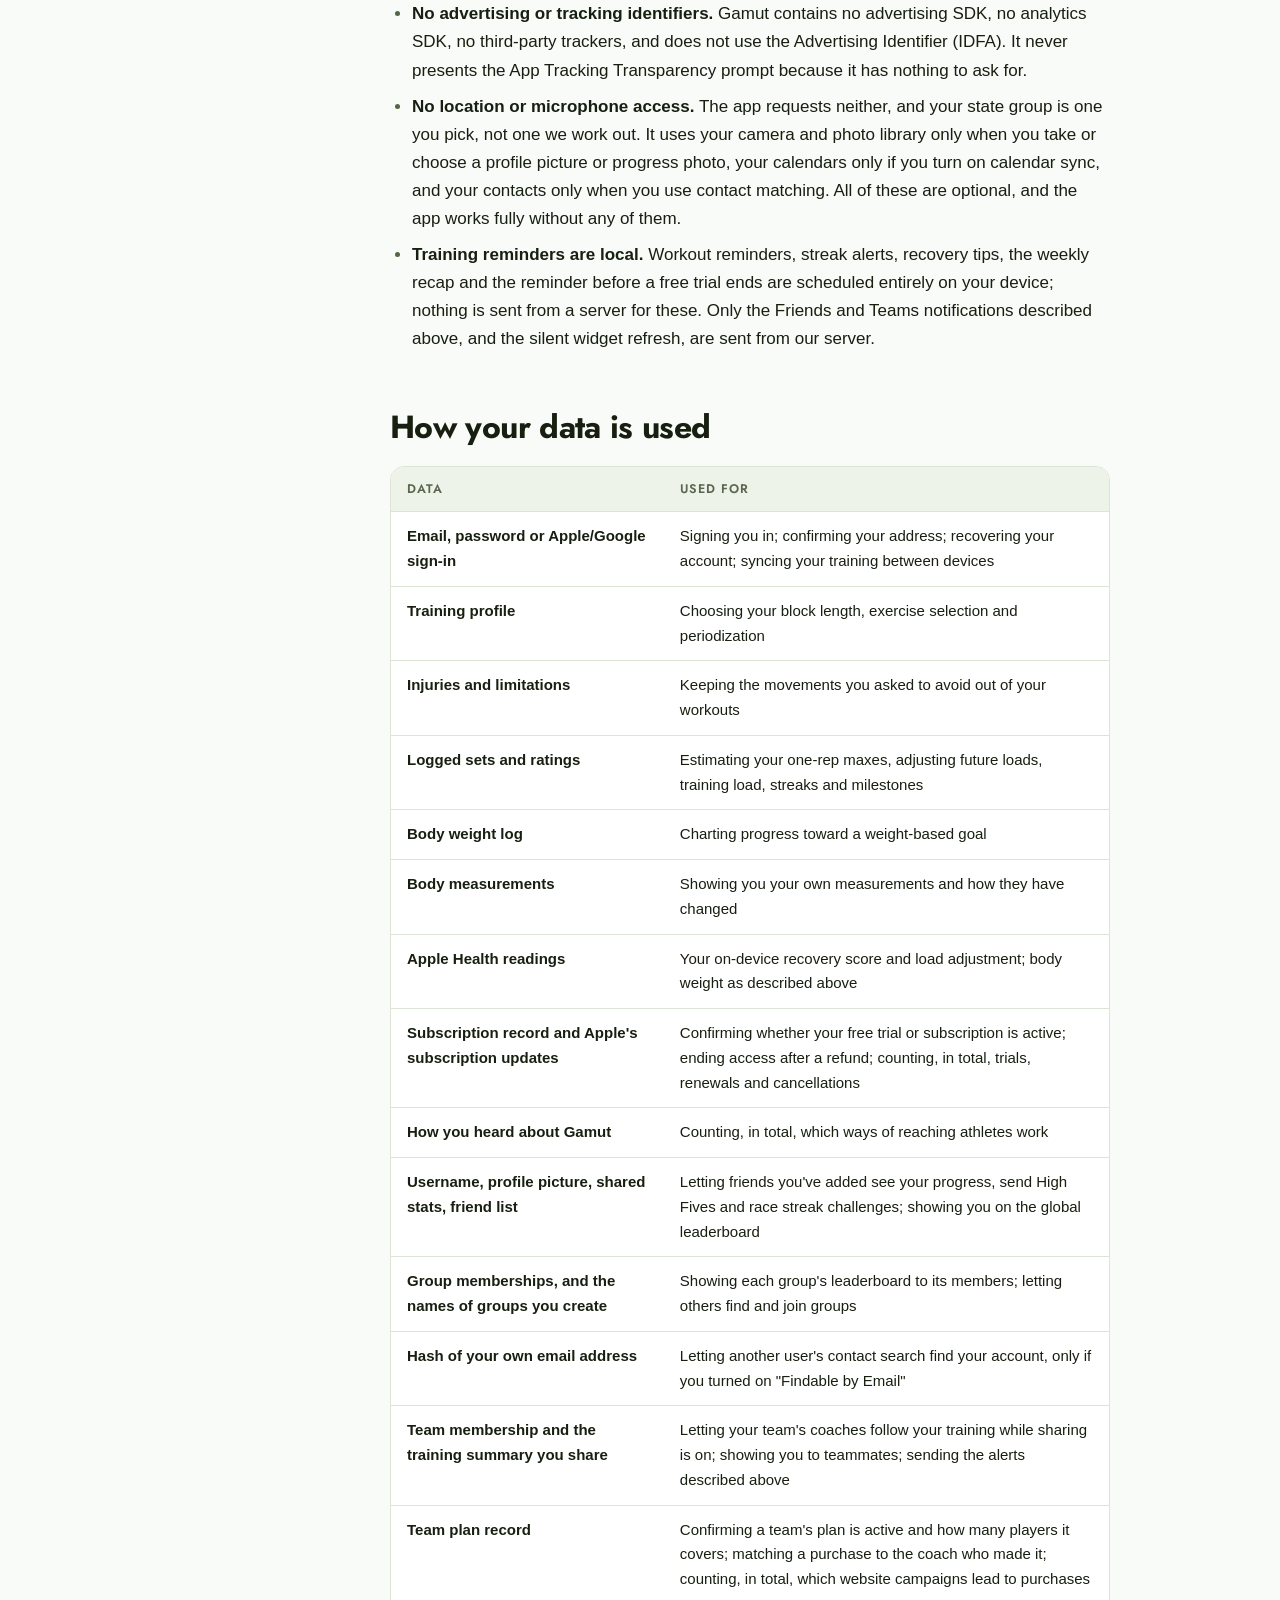
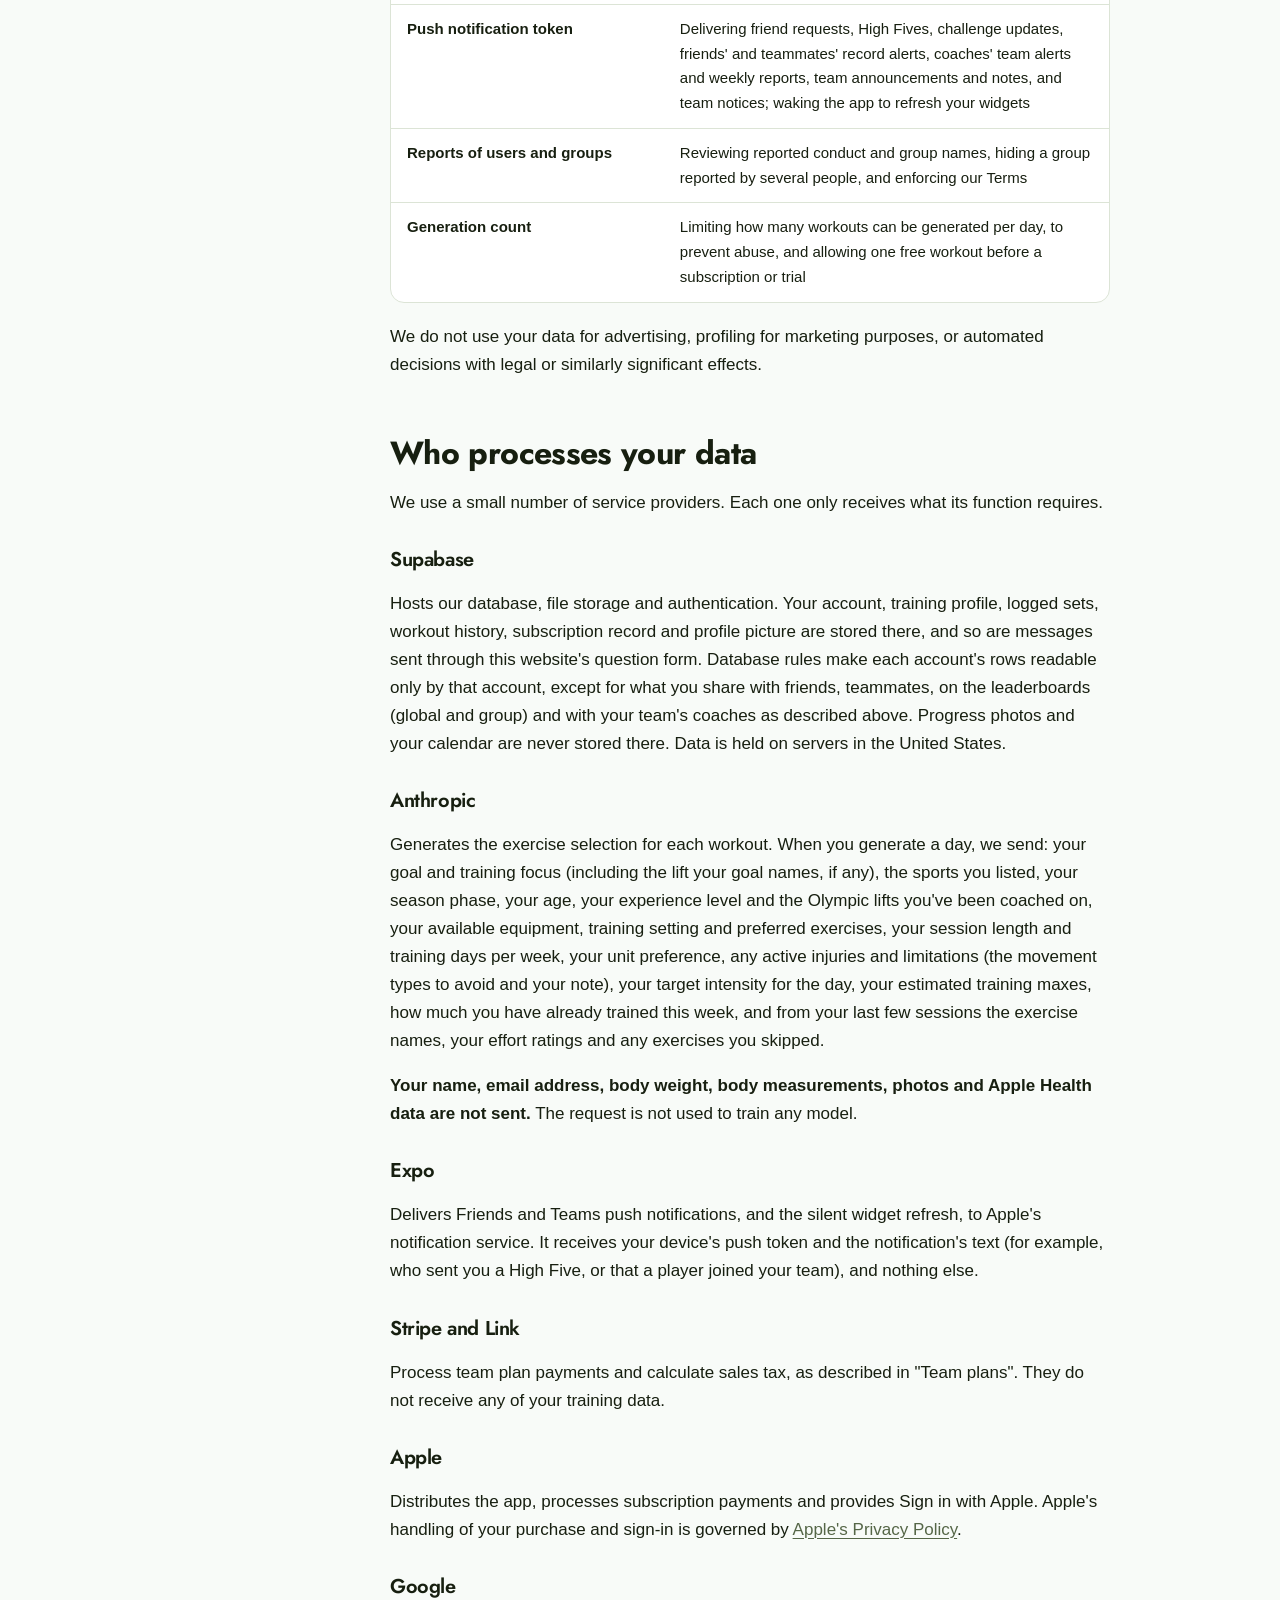
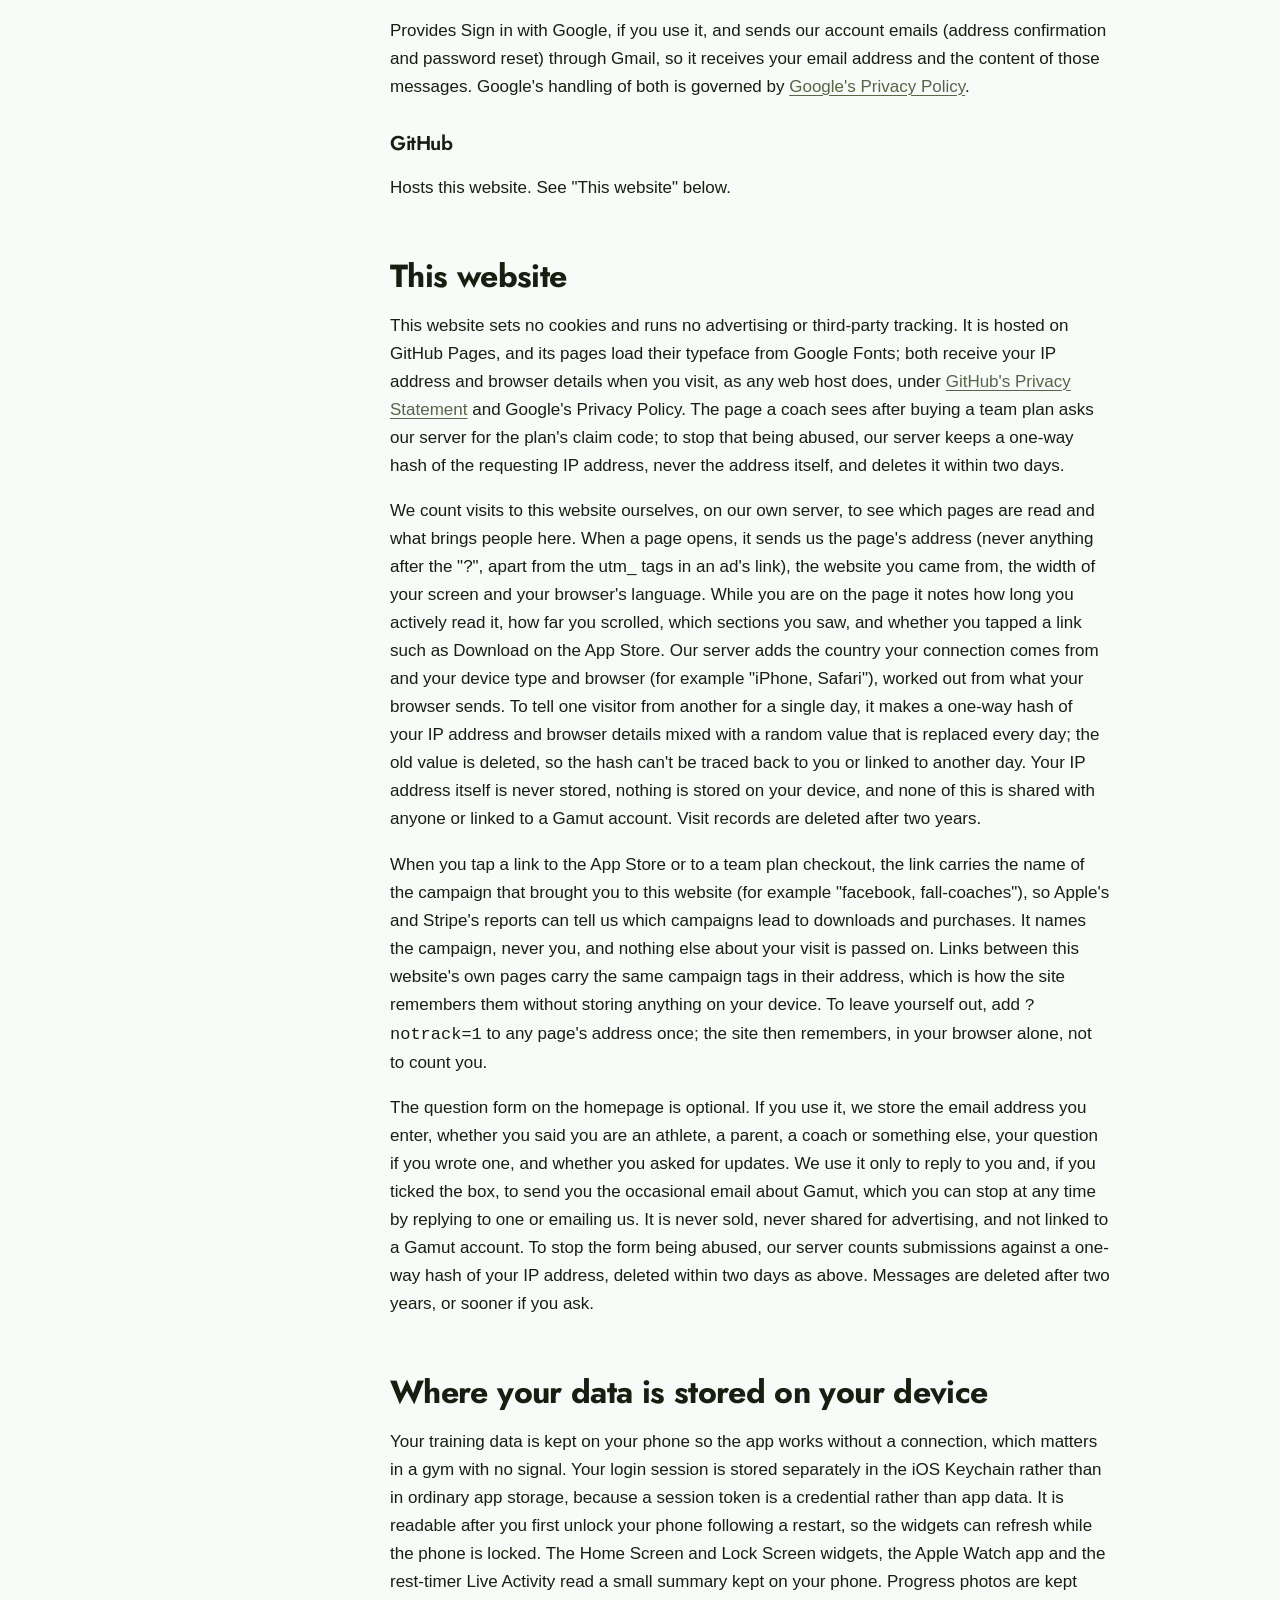
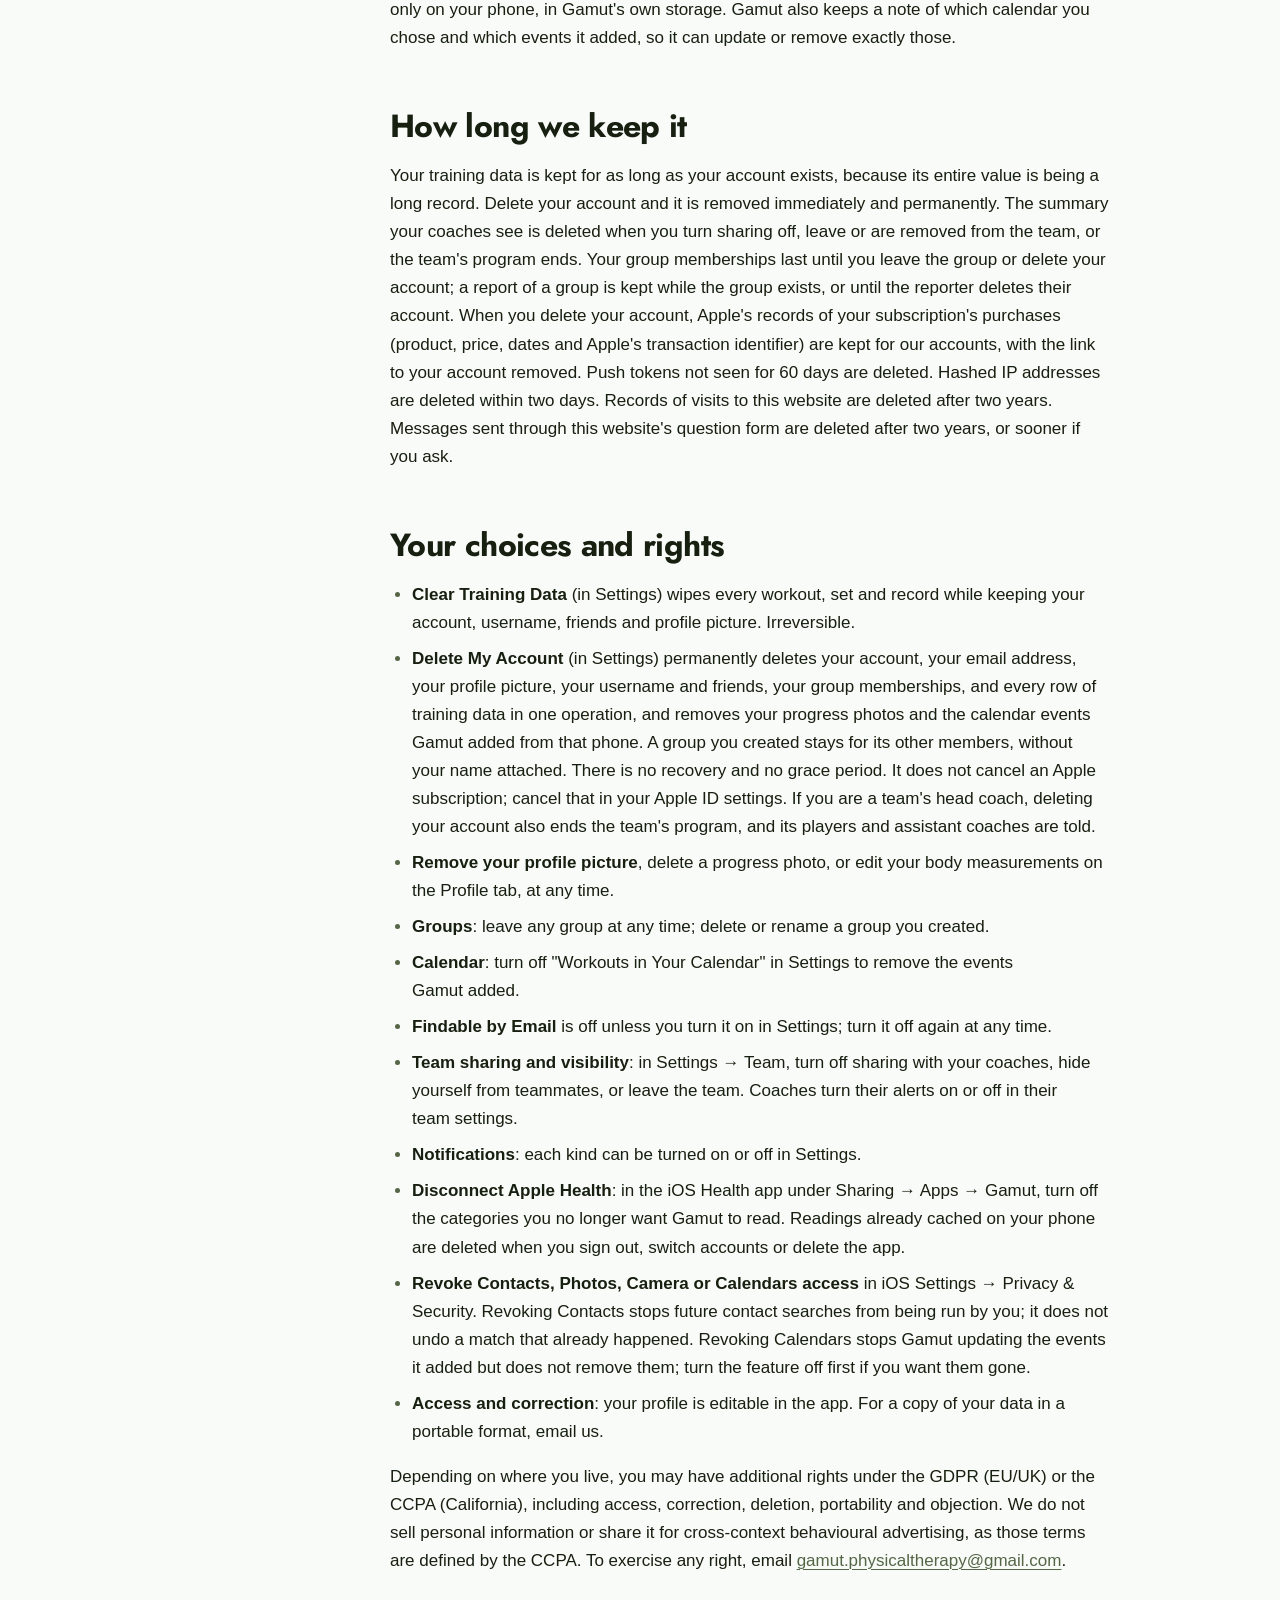
<file: privacy.html>
<!doctype html>
<html lang="en">
<head>
<meta charset="utf-8">
<meta name="viewport" content="width=device-width, initial-scale=1">
<title>Privacy Policy — Gamut</title>
<meta name="description" content="How Gamut handles your training data, your account, your team's view of your training and your Apple Health data.">
<meta name="theme-color" content="#3d4b35">
<meta property="og:title" content="Gamut Privacy Policy">
<meta property="og:description" content="How Gamut handles your training data, your account, your team's view of your training and your Apple Health data.">
<meta property="og:type" content="website">
<meta property="og:site_name" content="Gamut">
<meta property="og:url" content="https://gamutphysicaltherapy-max.github.io/gamut-site/privacy.html">
<meta property="og:image" content="https://gamutphysicaltherapy-max.github.io/gamut-site/img/og-site.jpg">
<meta property="og:image:width" content="1200">
<meta property="og:image:height" content="630">
<meta property="og:image:alt" content="Gamut: strength and speed training, built for you.">
<meta name="twitter:card" content="summary_large_image">
<link rel="apple-touch-icon" href="img/apple-touch-icon.png">
<link rel="icon" type="image/png" href="img/emblem.png">
<link rel="preconnect" href="https://fonts.googleapis.com">
<link rel="preconnect" href="https://fonts.gstatic.com" crossorigin>
<link href="https://fonts.googleapis.com/css2?family=Jost:wght@400;500;600;700&display=swap" rel="stylesheet">
<script>document.documentElement.classList.add('js')</script>
<link rel="stylesheet" href="docs.css">
<!--
  Every statement here must stay true of the shipped app. The Teams sections
  mirror src/lib/teamSharingCopy.ts (what a player agrees to share) and
  list_teammates(); change one, change the other. The App Store privacy
  labels (studio/app-store/SUBMISSION.md) must agree with this page too.
  The app opens this page, so it must never link to teams.html (3.1.1).
-->
</head>
<body>
<a class="skip" href="#main">Skip to content</a>

<header class="topbar">
  <div class="container">
    <a class="brand" href="index.html" aria-label="Gamut home"><span class="emblem" aria-hidden="true"></span><span class="brand-name">Gamut</span></a>
    <nav class="topnav" aria-label="Site">
      <a href="index.html">Home</a>
      <a href="support.html">Support</a>
      <a href="privacy.html" aria-current="page">Privacy</a>
      <a href="terms.html">Terms</a>
    </nav>
  </div>
</header>

<main id="main">

<section class="hero">
  <div class="container stagger">
    <p class="eyebrow">Privacy Policy</p>
    <h1>Your training is yours. <em>Here's where it goes.</em></h1>
    <p class="lede">What Gamut collects, who can see it, and what never leaves your phone.
    It covers the Gamut iPhone app, its Apple Watch app and widgets, and this website.</p>
    <ul class="meta">
      <li>Last updated 27 October 2026</li>
      <li>No ads. No trackers.</li>
    </ul>
  </div>
</section>

<div class="container glance">
  <div class="tiles">
    <div class="tile reveal" style="--i:0"><b>No ads, no tracking</b><span>No advertising, no analytics SDK, no trackers. Nothing is sold.</span></div>
    <div class="tile reveal" style="--i:1"><b>Apple Health stays on your phone</b><span>Readings are never uploaded or shown to anyone, with one body-weight exception.</span></div>
    <div class="tile reveal" style="--i:2"><b>You choose who sees what</b><span>Friends, teammates and coaches see only what is listed here, and you can turn it off.</span></div>
    <div class="tile reveal" style="--i:3"><b>Delete it all in one tap</b><span>Delete My Account removes your account and every record, with no grace period.</span></div>
  </div>
</div>

<div class="container doc">
  <nav class="toc-wrap" aria-label="On this page">
    <details class="toc" open>
      <summary>On this page</summary>
      <ol>
        <li><a href="#short">The short version</a></li>
        <li><a href="#who">Who is responsible</a></li>
        <li><a href="#collect">What we collect</a></li>
        <li><a href="#health">Apple Health</a></li>
        <li><a href="#friends">Friends and the leaderboard</a></li>
        <li><a href="#teams">Teams</a></li>
        <li><a href="#payments">Subscriptions and team plans</a></li>
        <li><a href="#not-collected">What we don't collect</a></li>
        <li><a href="#use">How your data is used</a></li>
        <li><a href="#processors">Who processes it</a></li>
        <li><a href="#website">This website</a></li>
        <li><a href="#device">On your device</a></li>
        <li><a href="#retention">How long we keep it</a></li>
        <li><a href="#rights">Your choices and rights</a></li>
        <li><a href="#security">Security</a></li>
        <li><a href="#children">Children</a></li>
        <li><a href="#transfers">International transfers</a></li>
        <li><a href="#changes">Changes and contact</a></li>
      </ol>
    </details>
  </nav>

  <article class="prose">

<h2 id="short">The short version</h2>
<div class="callout key">
  <p>Gamut stores your account and your training history so it survives a new phone. <strong>Apple
  Health data is read on your device and stays there.</strong> It is never shared with other users
  and never sold, with one exception you should know about: if a body-weight reading from Apple
  Health is the only weigh-in for today, it is added to your Gamut weight log, which is saved to
  your account like a weigh-in you type yourself.</p>
  <p>Progress photos you add never leave your phone, and nor does your calendar: Gamut can add your
  training days to it, but never reads the events already there.</p>
  <p>If you join a team, your coaches see a summary of your Gamut training (never anything from
  Apple Health, never your body weight), and you can turn that sharing off at any time. Nothing you
  do in Gamut is sold or used for advertising, and there is no analytics or tracking SDK in the
  app.</p>
</div>

<h2 id="who">Who is responsible</h2>
<p>Gamut is operated by the developer of the Gamut app ("we", "us"). For any question about this
policy, or to make a privacy request, contact
<a href="mailto:gamut.physicaltherapy@gmail.com">gamut.physicaltherapy@gmail.com</a>.</p>

<h2 id="collect">What we collect</h2>

<h3>Account information</h3>
<p>An email address, and either a password or a sign-in through Apple or Google, so your training
survives reinstalling the app or switching phones. Passwords are handled entirely by our
authentication provider and are stored only as a salted hash. We never see, store or have any way
to recover your password. If you sign in with Apple or Google, that provider tells us your email
address (with Apple, this can be a private relay address if you choose "Hide My Email") and may
share your name; we never receive your Apple or Google password. We email you only about your
account: to confirm your address and to reset your password.</p>

<h3>Your training profile</h3>
<p>The answers you give during setup and in the app: your name, age, height, body weight,
training experience, the Olympic lifts you have been coached on, the sports you play and their
seasons, your goal and target, your training days per week, the equipment you have access to,
your session length, and your preferences (units, notification settings, rest days you mark).
This is what makes a generated workout specific to you rather than generic.</p>
<p><strong>Injuries and limitations.</strong> If you add one, we store which movement types to
avoid (for example "overhead pressing"), how long the entry lasts, and an optional short note you
write. Because this can describe an injury, keep the note to what matters for training and leave
out anything you would not want stored.</p>

<h3>Your training records</h3>
<p>Every set you log (the exercise, weight, reps and your effort rating), plus which workouts you
completed or skipped, how hard each session felt, your streak, your weigh-ins, your goal
measurements, and your generated workout history. This is the app's core function; without it
there is no progression, no estimated maxes and no streak.</p>
<p><strong>Body measurements (optional).</strong> If you log them, we store your waist, chest, hip,
upper-arm and thigh measurements and body-fat percentage, with the date of each entry, so they
survive a new phone. They are shown only to you: never to friends, teammates, coaches or on any
leaderboard, and never sent to the workout generator.</p>

<h3>Profile picture (optional)</h3>
<p>If you add a profile picture, Gamut opens your photo library so you can pick one photo, or your
camera so you can take one; only that photo is used, and it is cropped and resized on your phone
before upload. It is stored
at a web address that is not listed anywhere but <strong>can be viewed by anyone who has the
link</strong>, and it is shown to your friends and teammates and beside your name on leaderboards.
Replacing or removing it, or deleting your account, removes it.</p>

<h3>Progress photos (optional)</h3>
<p>If you add progress photos, Gamut takes them with your camera or copies the ones you pick from
your library into its own storage <strong>on your phone</strong>, resized. They are never uploaded
to our servers, never shown to anyone else, and never sent to any service provider. They are kept
for the account that added them, so another person who signs in on the same phone does not see
them. They are not synced, so they do not move to a new phone, though your phone's own backup may
include them. You can delete any photo in the app, and Delete My Account removes them all from
that phone.</p>

<h3>Calendar (optional)</h3>
<p>If you turn on "Workouts in Your Calendar" in Settings, Gamut asks for calendar access, shows
you the calendars on your phone (their names and the account each belongs to, such as iCloud,
Google or Outlook) so you can pick one, and adds your next two weeks of training days to it. Each
event holds the training focus for that day, a time from your reminder settings, and a link back
into Gamut. Gamut never reads, changes or removes any event it did not add, and nothing from your
calendar is sent to our servers. If the calendar you pick syncs to an online account, its provider
receives those events under its own privacy policy. Turning the feature off, signing out or
deleting your account removes the events Gamut added.</p>

<h3>Contacts (optional, to find friends)</h3>
<p>If you choose to use "Find Friends from Your Contacts" on the Social tab, Gamut reads the email
addresses in your device's contacts <strong>on your device</strong> and converts each one to a
one-way cryptographic hash before anything leaves your phone. Only those hashes are sent to our
servers, which check them against the hashes of people who have chosen to be findable and return
matching accounts. Never a raw email address, in either direction, and never a contact's name,
phone number or any other contact detail. This feature only runs when you tap it, and the number
of searches is limited.</p>

<div class="callout">
  <p><strong>Being findable is off until you turn it on.</strong> Your contact list itself never
  reaches our servers. If you turn on "Findable by Email" in Settings, and only if your email
  address has been verified, we store a hash of your own account's email address so people who
  already have your email in their contacts can find you. Turning it off removes the hash. We cannot
  reverse a hash back into an email address, and we use it for nothing except showing people which
  of their contacts already use Gamut.</p>
</div>

<h3>Home Screen widgets</h3>
<p>Gamut's widgets show a summary that the app keeps on your phone. So they stay current while the
app is closed, a phone with a Gamut widget on it registers a push token with us (without asking
for notification permission, which a silent update does not need) and we send it a silent,
content-free signal about once an hour that wakes Gamut to refresh the widget on the phone. We
store that the device has a widget and when it was last refreshed. This stops on its own a few
days after you remove the widgets, and the token is removed when you sign out.</p>

<h3>How you heard about Gamut (optional)</h3>
<p>Setup asks once how you heard about Gamut (for example Instagram, your coach or a friend). You
can skip it. If you answer, we store your answer with your account, and the few words you type if
you choose "Somewhere else", to learn which ways of reaching athletes work. It is only ever counted
together with everyone else's answers, never shown to anyone, never shared and never used for
advertising. It is deleted with your account.</p>

<h2 id="health">Apple Health data</h2>
<p>If you choose to connect Apple Health, Gamut reads heart rate, heart rate variability, resting
heart rate, heart rate recovery, respiratory rate, blood oxygen, sleeping wrist temperature, sleep,
active energy, exercise minutes, body weight, VO<sub>2</sub> max and recorded workouts, and, from
your Health profile, your biological sex, which is used only to compare your VO<sub>2</sub> max
with people of your age and sex. If you use the Gamut Apple Watch app, it saves your
strength-training workouts (with heart rate and active energy) to Apple Health. All of this is
optional, the app works fully without it, and you can turn it off at any time in the iOS Health
app.</p>

<div class="callout key">
  <p><strong>Apple Health readings stay on your device.</strong> They are stored in Gamut's local
  cache on your phone. They are not uploaded to our servers, not shown to friends, coaches,
  teammates or other users, not shared with any third party, not used for advertising or
  marketing, and not sold. Ever, to anyone, for any purpose.</p>
  <p><strong>The one exception is body weight.</strong> If Apple Health has a body-weight reading
  from today and you have not logged a weigh-in yourself today, Gamut adds it to your weight log and
  profile, which are saved to your account and used exactly like a weigh-in you type: to chart
  progress toward a weight goal. Friends and coaches never see a body-weight number. You can avoid
  this by not granting Gamut read access to Body Weight in the Health app.</p>
  <p>Health readings do influence your training on your phone: your recovery score and the load
  adjustment for a session are calculated there from those readings. When a workout is generated,
  only the <em>resulting</em> training numbers are sent (an intensity percentage and your estimated
  training maxes), never a heart rate, a sleep duration or any other health measurement.</p>
</div>

<h2 id="friends">Friends and the leaderboard</h2>

<h3>Friends</h3>
<p>If you claim a username, other Gamut users can find your account by exact username (or by email,
if you have turned that on) and send a friend request. Once you accept, a friend can see your
username, display name and profile picture; your streak, session count, personal-record count and
achievement badges; your sessions and volume this week and this month; whether you trained today;
the lift numbers shown on your Home screen; your progress toward your current goal; and a short
summary of each completed session (its date and type, and how many exercises, sets and personal
records it had, and the total weight moved). They never see anything from Apple Health and never a
body-weight number. Friends can send you a "High Five" on a completed session, and you can
challenge a friend to a streak race; that friend can see the target you are racing to and whether
you are still racing, have reached it, or broke your streak first.</p>
<p>If you turn on push notifications for these features, we register a push notification token for
your device so a friend request, High Five, challenge update or (if you turn it on) a friend's
personal record can reach you when the app is closed. A notification about a friend's record names
the friend and nothing else, never the lift or the number. The token is removed when you sign
out.</p>
<p>You can remove a friend, block a user or report a user at any time. A report stores who reported
whom, the reason you choose and any detail you add, so we can review it; reporting also blocks that
user for you immediately.</p>

<h3>Global leaderboard</h3>
<p>Once you have claimed a username, you appear on Gamut's global leaderboard, which <strong>every
Gamut user can see</strong>, not only your friends. For each ranking it shows your username,
display name, profile picture and the one figure being ranked (your sessions or total weight
moved this week or this month, your streak, or your number of personal records) and your
position. Nothing else from your profile or history is shown there. People you have blocked, and
people who have blocked you, do not see each other on it.</p>

<h3>Groups</h3>
<p>You can join groups that each have their own leaderboard: your state (which you pick; Gamut does
not read your location), your age group (matched to the age on your profile, so the 13–17 group
contains only athletes who gave an age from 13 to 17), and groups other athletes create. A group's
leaderboard shows its members the same things the global leaderboard does, and only members can see
it. If you create a group, its name is shown to anyone who searches for groups, and we keep that you
created it. Group names are checked against a list of words that aren't allowed before anyone sees
them. Anyone can report a group; a report stores who reported it and the reason they chose, and a
group reported by several people is hidden until we review it. Leaving a group removes you from it
straight away, and deleting your account removes your memberships and any group you created stays
without your name attached.</p>

<h2 id="teams">Teams</h2>

<h3>If you join a team as a player</h3>
<p>You join a team only by entering a code from its coach (or opening their invite link), and only
after agreeing, on a screen that lists exactly what is shared, to share your training with that
team's coaches: its head coach and up to three assistant coaches.</p>
<div class="split">
  <div>
    <h3>While sharing is on, coaches see</h3>
    <ul class="ticks">
      <li>The name you give when joining</li>
      <li>When you last trained, which days you trained over the last five weeks, sessions completed against your plan, and your streak</li>
      <li>Your personal-record count and recent records (the lift, weight, reps and date)</li>
      <li>Your estimated maxes on your main lifts and how they have trended</li>
      <li>Your training load from Gamut workouts (effort rating times session length, by week, and your last 7 days against your usual week) and your average effort rating</li>
      <li>Your current block, week and season phase, and whether this is a planned lighter week</li>
      <li>A summary of recent sessions: date, title, sets done, total weight moved, effort rating and any exercise you skipped</li>
      <li>Which <em>types</em> of movement you are avoiding because of an injury (for example "overhead pressing")</li>
    </ul>
  </div>
  <div>
    <h3>Coaches never see</h3>
    <ul class="crosses">
      <li>Anything from Apple Health: no heart rate, HRV, sleep, recovery or readiness</li>
      <li>Your body weight</li>
      <li>The note you wrote about an injury</li>
      <li>Any other note you write for yourself</li>
    </ul>
    <p>Coaches cannot change your program or send you private messages.</p>
  </div>
</div>
<p><strong>What your coaches can send you.</strong> Your coaches can post short announcements to
the team, send you one of a fixed set of notes (for example "Great week of training. Keep it
going."), give your sessions a High Five, and keep a team schedule of games, practices and off
days. You can't reply to any of these; there is no messaging. The team's sport, season and schedule
shape your training on your own phone: on a game day the app suggests resting, and the day before a
game your session is lighter. A coach can also put you on a development plan (for a player not
expected to play much that season): your program then keeps building through the season, game days
don't change your training, and you are told, with the plan shown in Settings → Team. You can
report an announcement from the app. You get notifications for announcements and notes only if you
turn on "Team Updates" in Settings → Team.</p>
<p><strong>Your teammates</strong> (other players on the same team) see less than your coaches: the
name you give when joining and your profile picture; when you last trained, your current streak,
your number of sessions and personal records, and your sessions this week; and your latest session
(the type of day, its date and how many exercises), so they can send you a High Five. Teammates
never see your lifts, goals, training load, recent-session details or anything from Apple Health.
If you turn on "Teammate PRs", a teammate's new record sends you a notification naming them and
nothing else. You can turn teammate visibility off in Settings → Team ("Show Me to Teammates");
while it is off, you are hidden from your teammates and they are hidden from you. Blocking a
teammate hides you from each other.</p>
<p><strong>Sharing can be turned off at any time</strong> in Settings → Team. When you turn it off,
the summary your coaches could see is deleted from our servers straight away and nothing more is
sent; your coaches see only that your sharing is off. You can also leave the team at any time.
Your coaches may receive an alert when you join or leave, when you turn sharing off, when your
training load this week is well above your usual, or when you have fallen behind on your planned
sessions; an alert names you and says which of these happened, and nothing more.</p>
<p>A coach can remove you from the roster or end the team's program. Either way you are told in
the app, your coaches stop seeing your training, and your own training history stays in your
account.</p>

<h3>If you are a coach</h3>
<p>We store your team's name, sport and season, the name you give your players, your team's join
codes, which alerts you have turned on, your team's schedule, the announcements and notes you send
(with your name on them), how you have arranged your roster (position groups, starters and order,
visible only to your coaching staff), which players you have put on a development plan (each of
those players is told), and your team plan (how many players it covers, when it is paid through,
and the email address it was bought with, which is how the plan is matched to your account). Your
players see your team's name and their coaches' names, never your account email. What you can see
about your players is described above and is visible only to your team's coaching staff. The coach
widgets on your Lock Screen show counts only, never a player's name.</p>

<h2 id="payments">Subscriptions and team plans</h2>

<h3>Your subscription</h3>
<p>When you subscribe or start a free trial, Apple gives your device a signed record of the
purchase. We send that record to our server to verify it with Apple's signature, and store the
product you chose, when your current period (or free trial) ends, the transaction's identifier and
whether it was a test purchase, so the service can confirm your subscription. A new purchase is
tagged with your Gamut account's random identifier, which Apple keeps with the purchase, so that a
subscription unlocks only the account that bought it. Apple also tells our server directly, in a
signed message, whenever that subscription changes: a free trial starting or ending, a renewal,
automatic renewal being turned off, a refund. Each message carries the product, its price and
currency, the dates involved and Apple's transaction identifier, and we keep it as a record of the
subscription, used to keep access correct (a refunded subscription stops working) and to count, in
total, how many trials become subscriptions. We never receive your payment details or your Apple
ID.</p>

<h3>Team plans</h3>
<p>Team plans are bought outside the app through Stripe, and sold through Link, Stripe's payment
service, which acts as the seller of record and calculates and collects sales tax. At checkout,
Stripe collects your payment details, email address, billing address and, if you give them, your
organization's name and tax ID. <strong>We never receive your card or bank details.</strong> Stripe
sends us the purchaser's email address, which plan was bought and its price, whether it is active
and when it renews or ends, Stripe's own identifiers for the customer and the subscription, and,
if the purchase started from this website, the name of the campaign that brought the visitor here
(described under "This website"). If we invite a
coach to a free trial team plan, we store the email address the invitation was sent to. Stripe's
handling of your purchase is governed by
<a href="https://stripe.com/privacy">Stripe's Privacy Policy</a> and
<a href="https://link.com/privacy">Link's Privacy Policy</a>.</p>

<h2 id="not-collected">What we deliberately do not collect</h2>
<ul>
  <li><strong>No payment details.</strong> Individual subscriptions are billed by Apple through your
  Apple ID, and team plans by Stripe. We never receive or store your card number, bank details or
  Apple ID.</li>
  <li><strong>No advertising or tracking identifiers.</strong> Gamut contains no advertising SDK, no
  analytics SDK, no third-party trackers, and does not use the Advertising Identifier (IDFA). It
  never presents the App Tracking Transparency prompt because it has nothing to ask for.</li>
  <li><strong>No location or microphone access.</strong> The app requests neither, and your state
  group is one you pick, not one we work out. It uses your camera and photo library only when you
  take or choose a profile picture or progress photo, your calendars only if you turn on calendar
  sync, and your contacts only when you use contact matching. All of these are optional, and the
  app works fully without any of them.</li>
  <li><strong>Training reminders are local.</strong> Workout reminders, streak alerts, recovery
  tips, the weekly recap and the reminder before a free trial ends are scheduled entirely on your
  device; nothing is sent from a server for these. Only the Friends and Teams notifications
  described above, and the silent widget refresh, are sent from our server.</li>
</ul>

<h2 id="use">How your data is used</h2>
<div class="table-scroll">
<table>
  <thead>
    <tr><th>Data</th><th>Used for</th></tr>
  </thead>
  <tbody>
    <tr><td>Email, password or Apple/Google sign-in</td><td>Signing you in; confirming your address; recovering your account; syncing your training between devices</td></tr>
    <tr><td>Training profile</td><td>Choosing your block length, exercise selection and periodization</td></tr>
    <tr><td>Injuries and limitations</td><td>Keeping the movements you asked to avoid out of your workouts</td></tr>
    <tr><td>Logged sets and ratings</td><td>Estimating your one-rep maxes, adjusting future loads, training load, streaks and milestones</td></tr>
    <tr><td>Body weight log</td><td>Charting progress toward a weight-based goal</td></tr>
    <tr><td>Body measurements</td><td>Showing you your own measurements and how they have changed</td></tr>
    <tr><td>Apple Health readings</td><td>Your on-device recovery score and load adjustment; body weight as described above</td></tr>
    <tr><td>Subscription record and Apple's subscription updates</td><td>Confirming whether your free trial or subscription is active; ending access after a refund; counting, in total, trials, renewals and cancellations</td></tr>
    <tr><td>How you heard about Gamut</td><td>Counting, in total, which ways of reaching athletes work</td></tr>
    <tr><td>Username, profile picture, shared stats, friend list</td><td>Letting friends you've added see your progress, send High Fives and race streak challenges; showing you on the global leaderboard</td></tr>
    <tr><td>Group memberships, and the names of groups you create</td><td>Showing each group's leaderboard to its members; letting others find and join groups</td></tr>
    <tr><td>Hash of your own email address</td><td>Letting another user's contact search find your account, only if you turned on "Findable by Email"</td></tr>
    <tr><td>Team membership and the training summary you share</td><td>Letting your team's coaches follow your training while sharing is on; showing you to teammates; sending the alerts described above</td></tr>
    <tr><td>Team plan record</td><td>Confirming a team's plan is active and how many players it covers; matching a purchase to the coach who made it; counting, in total, which website campaigns lead to purchases</td></tr>
    <tr><td>Push notification token</td><td>Delivering friend requests, High Fives, challenge updates, friends' and teammates' record alerts, coaches' team alerts and weekly reports, team announcements and notes, and team notices; waking the app to refresh your widgets</td></tr>
    <tr><td>Reports of users and groups</td><td>Reviewing reported conduct and group names, hiding a group reported by several people, and enforcing our Terms</td></tr>
    <tr><td>Generation count</td><td>Limiting how many workouts can be generated per day, to prevent abuse, and allowing one free workout before a subscription or trial</td></tr>
  </tbody>
</table>
</div>
<p>We do not use your data for advertising, profiling for marketing purposes, or automated
decisions with legal or similarly significant effects.</p>

<h2 id="processors">Who processes your data</h2>
<p>We use a small number of service providers. Each one only receives what its function requires.</p>

<h3>Supabase</h3>
<p>Hosts our database, file storage and authentication. Your account, training profile, logged
sets, workout history, subscription record and profile picture are stored there, and so are
messages sent through this website's question form. Database rules
make each account's rows readable only by that account, except for what you share with friends,
teammates, on the leaderboards (global and group) and with your team's coaches as described above.
Progress photos and your calendar are never stored there. Data is held on
servers in the United States.</p>

<h3>Anthropic</h3>
<p>Generates the exercise selection for each workout. When you generate a day, we send: your goal
and training focus (including the lift your goal names, if any), the sports you listed, your season
phase, your age, your experience level and the Olympic lifts you've been coached on, your available
equipment, training setting and preferred exercises, your session length and training days per
week, your unit preference, any active injuries and limitations (the movement types to avoid and
your note), your target intensity for the day, your estimated training maxes, how much you have
already trained this week, and from your last few sessions the exercise names, your effort ratings
and any exercises you skipped.</p>
<p><strong>Your name, email address, body weight, body measurements, photos and Apple Health data
are not sent.</strong> The
request is not used to train any model.</p>

<h3>Expo</h3>
<p>Delivers Friends and Teams push notifications, and the silent widget refresh, to Apple's
notification service. It receives your device's push token and the notification's text (for
example, who sent you a High Five, or that a player joined your team), and nothing else.</p>

<h3>Stripe and Link</h3>
<p>Process team plan payments and calculate sales tax, as described in "Team plans". They do not
receive any of your training data.</p>

<h3>Apple</h3>
<p>Distributes the app, processes subscription payments and provides Sign in with Apple. Apple's
handling of your purchase and sign-in is governed by
<a href="https://www.apple.com/legal/privacy/">Apple's Privacy Policy</a>.</p>

<h3>Google</h3>
<p>Provides Sign in with Google, if you use it, and sends our account emails (address confirmation
and password reset) through Gmail, so it receives your email address and the content of those
messages. Google's handling of both is governed by
<a href="https://policies.google.com/privacy">Google's Privacy Policy</a>.</p>

<h3>GitHub</h3>
<p>Hosts this website. See "This website" below.</p>

<h2 id="website">This website</h2>
<p>This website sets no cookies and runs no advertising or third-party tracking. It is hosted on
GitHub Pages, and its pages load their typeface from Google Fonts; both receive your IP address and
browser details when you visit, as any web host does, under
<a href="https://docs.github.com/en/site-policy/privacy-policies/github-general-privacy-statement">GitHub's
Privacy Statement</a> and Google's Privacy Policy. The page a coach sees after buying a team plan
asks our server for the plan's claim code; to stop that being abused, our server keeps a one-way
hash of the requesting IP address, never the address itself, and deletes it within two days.</p>
<p>We count visits to this website ourselves, on our own server, to see which pages are read and
what brings people here. When a page opens, it sends us the page's address (never anything after
the "?", apart from the utm_ tags in an ad's link), the website you came from, the width of your
screen and your browser's language. While you are on the page it notes how long you actively read
it, how far you scrolled, which sections you saw, and whether you tapped a link such as Download
on the App Store. Our server adds the country your connection comes from and your device type and
browser (for example "iPhone, Safari"), worked out from what your browser sends. To tell one
visitor from another for a single day, it makes a one-way hash of your IP address and browser
details mixed with a random value that is replaced every day; the old value is deleted, so the
hash can't be traced back to you or linked to another day. Your IP address itself is never stored,
nothing is stored on your device, and none of this is shared with anyone or linked to a Gamut
account. Visit records are deleted after two years.</p>
<p>When you tap a link to the App Store or to a team plan checkout, the link carries the name of
the campaign that brought you to this website (for example "facebook, fall-coaches"), so Apple's
and Stripe's reports can tell us which campaigns lead to downloads and purchases. It names the
campaign, never you, and nothing else about your visit is passed on. Links between this website's
own pages carry the same campaign tags in their address, which is how the site remembers them
without storing anything on your device. To leave yourself out, add
<code>?notrack=1</code> to any page's address once; the site then remembers, in your browser
alone, not to count you.</p>
<p>The question form on the homepage is optional. If you use it, we store the email address you
enter, whether you said you are an athlete, a parent, a coach or something else, your question if
you wrote one, and whether you asked for updates. We use it only to reply to you and, if you
ticked the box, to send you the occasional email about Gamut, which you can stop at any time by
replying to one or emailing us. It is never sold, never shared for advertising, and not linked to
a Gamut account. To stop the form being abused, our server counts submissions against a one-way
hash of your IP address, deleted within two days as above. Messages are deleted after two years,
or sooner if you ask.</p>

<h2 id="device">Where your data is stored on your device</h2>
<p>Your training data is kept on your phone so the app works without a connection, which matters
in a gym with no signal. Your login session is stored separately in the iOS Keychain rather than in
ordinary app storage, because a session token is a credential rather than app data. It is readable
after you first unlock your phone following a restart, so the widgets can refresh while the phone
is locked. The Home Screen and Lock Screen widgets, the Apple Watch app and the rest-timer Live
Activity read a small summary kept on your phone. Progress photos are kept only on your phone, in
Gamut's own storage. Gamut also keeps a note of which calendar you chose and which events it added,
so it can update or remove exactly those.</p>

<h2 id="retention">How long we keep it</h2>
<p>Your training data is kept for as long as your account exists, because its entire value is being
a long record. Delete your account and it is removed immediately and permanently. The summary your
coaches see is deleted when you turn sharing off, leave or are removed from the team, or the
team's program ends. Your group memberships last until you leave the group or delete your
account; a report of a group is kept while the group exists, or until the reporter deletes their
account. When you delete your account, Apple's records of your subscription's purchases (product,
price, dates and Apple's transaction identifier) are kept for our accounts, with the link to your
account removed. Push tokens not seen for 60 days are deleted. Hashed IP addresses are deleted
within two days. Records of visits to this website are deleted after two years. Messages sent through this website's question form are deleted after two years,
or sooner if you ask.</p>

<h2 id="rights">Your choices and rights</h2>
<ul>
  <li><strong>Clear Training Data</strong> (in Settings) wipes every workout, set and record while
  keeping your account, username, friends and profile picture. Irreversible.</li>
  <li><strong>Delete My Account</strong> (in Settings) permanently deletes your account, your email
  address, your profile picture, your username and friends, your group memberships, and every row of
  training data in one operation, and removes your progress photos and the calendar events Gamut
  added from that phone. A group you created stays for its other members, without your name
  attached. There is no recovery and no grace period. It does not cancel an Apple subscription;
  cancel that in your Apple ID settings. If you are a team's head coach, deleting your account also
  ends the team's program, and its players and assistant coaches are told.</li>
  <li><strong>Remove your profile picture</strong>, delete a progress photo, or edit your body
  measurements on the Profile tab, at any time.</li>
  <li><strong>Groups</strong>: leave any group at any time; delete or rename a group you created.</li>
  <li><strong>Calendar</strong>: turn off "Workouts in Your Calendar" in Settings to remove the events
  Gamut added.</li>
  <li><strong>Findable by Email</strong> is off unless you turn it on in Settings; turn it off again
  at any time.</li>
  <li><strong>Team sharing and visibility</strong>: in Settings → Team, turn off sharing with your
  coaches, hide yourself from teammates, or leave the team. Coaches turn their alerts on or off in
  their team settings.</li>
  <li><strong>Notifications</strong>: each kind can be turned on or off in Settings.</li>
  <li><strong>Disconnect Apple Health</strong>: in the iOS Health app under Sharing → Apps →
  Gamut, turn off the categories you no longer want Gamut to read. Readings already cached on your
  phone are deleted when you sign out, switch accounts or delete the app.</li>
  <li><strong>Revoke Contacts, Photos, Camera or Calendars access</strong> in iOS Settings → Privacy
  &amp; Security. Revoking Contacts stops future contact searches from being run by you; it does not
  undo a match that already happened. Revoking Calendars stops Gamut updating the events it added
  but does not remove them; turn the feature off first if you want them gone.</li>
  <li><strong>Access and correction</strong>: your profile is editable in the app. For a copy of
  your data in a portable format, email us.</li>
</ul>
<p>Depending on where you live, you may have additional rights under the GDPR (EU/UK) or the CCPA
(California), including access, correction, deletion, portability and objection. We do not sell
personal information or share it for cross-context behavioural advertising, as those terms are
defined by the CCPA. To exercise any right, email
<a href="mailto:gamut.physicaltherapy@gmail.com">gamut.physicaltherapy@gmail.com</a>.</p>

<h2 id="security">Security</h2>
<p>All traffic between the app and our servers uses TLS. Database access is restricted per account
by row-level security policies enforced by the database itself. Your login session is stored in the
iOS Keychain. No credential in the app can read or modify another account's private data.</p>
<p>No system is perfectly secure. If we become aware of a breach affecting your data, we will
notify you and any regulator required by law.</p>

<h2 id="children">Children</h2>
<p>Gamut is for people aged 13 and over. It is not directed at children under 13, the app does not
let you set up a profile with an age under 13, and we do not knowingly collect data from them.
Because the app prescribes resistance training loads, users under 16 should train under qualified
supervision, such as a coach's. If you believe a child under 13 has created an account, email us
and we will delete it.</p>

<h2 id="transfers">International transfers</h2>
<p>Our servers are in the United States. If you use Gamut from elsewhere, your data is transferred
to and processed there, under appropriate safeguards for transfers out of the EEA and UK.</p>

<h2 id="changes">Changes to this policy, and contact</h2>
<p>If we change this policy we will update the date at the top. If a change materially affects how
your data is handled, we will tell you in the app before it takes effect.</p>
<p>Questions or requests: <a href="mailto:gamut.physicaltherapy@gmail.com">gamut.physicaltherapy@gmail.com</a></p>

  </article>
</div>

</main>

<footer class="site">
  <div class="container"><div class="links">
    <span>© 2026 Gamut</span>
    <a href="index.html">Home</a>
    <a href="support.html">Support</a>
    <a href="privacy.html">Privacy Policy</a>
    <a href="terms.html">Terms of Use</a>
    <a href="mailto:gamut.physicaltherapy@gmail.com">gamut.physicaltherapy@gmail.com</a>
  </div></div>
</footer>

<script src="docs.js"></script>
<script src="stats.js" defer></script>
</body>
</html>
</file>
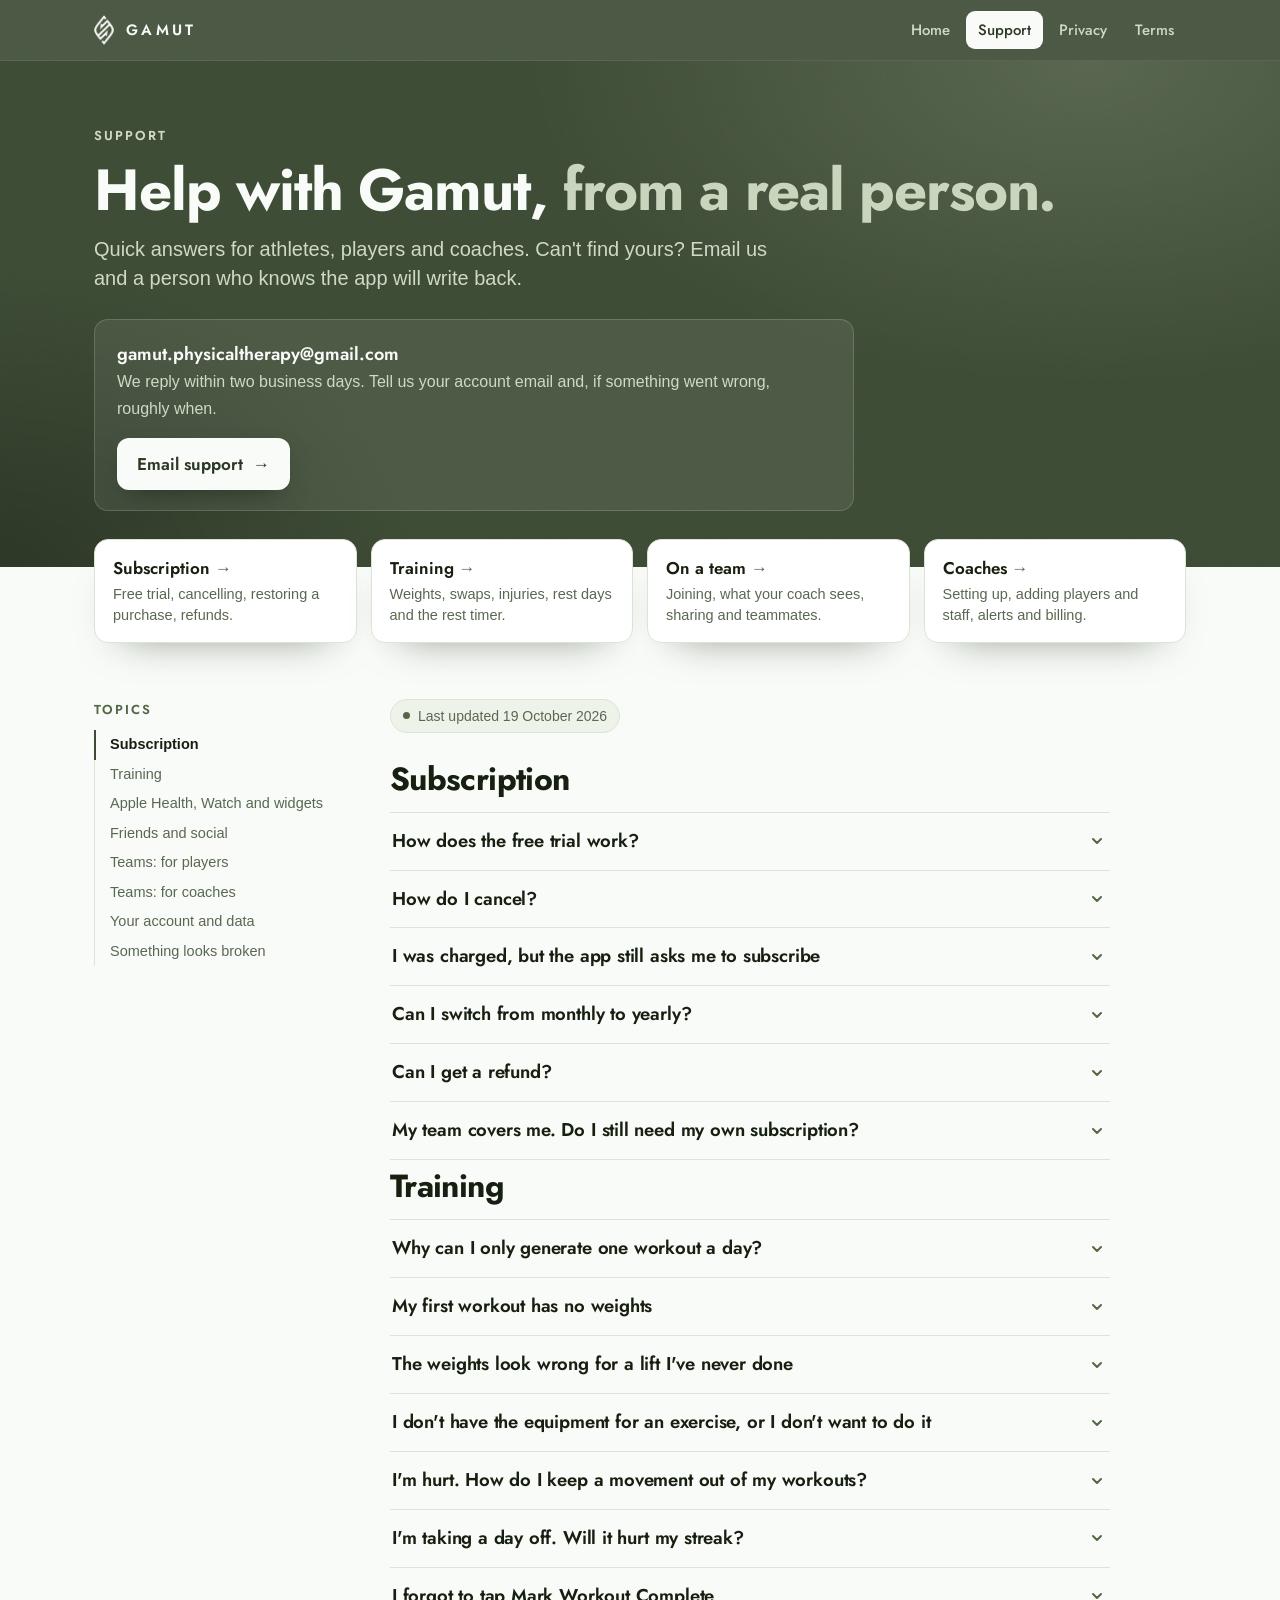
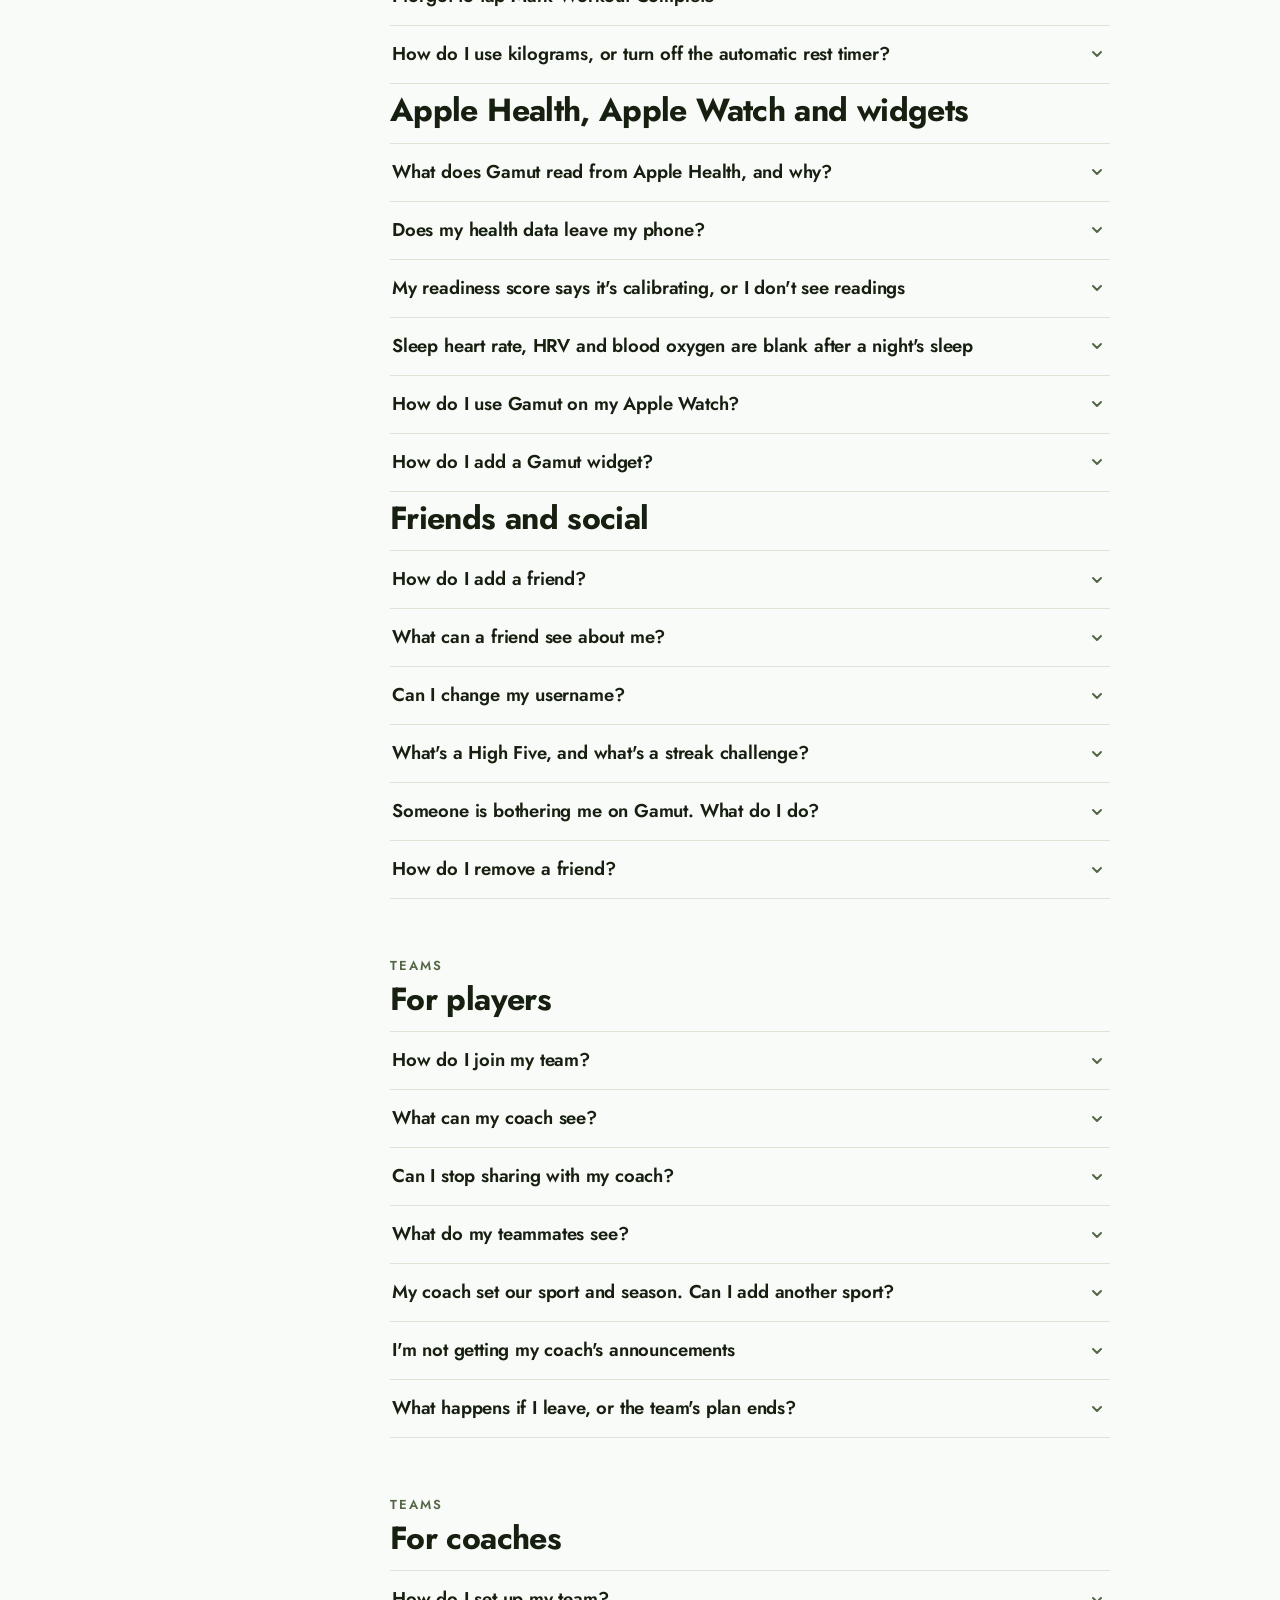
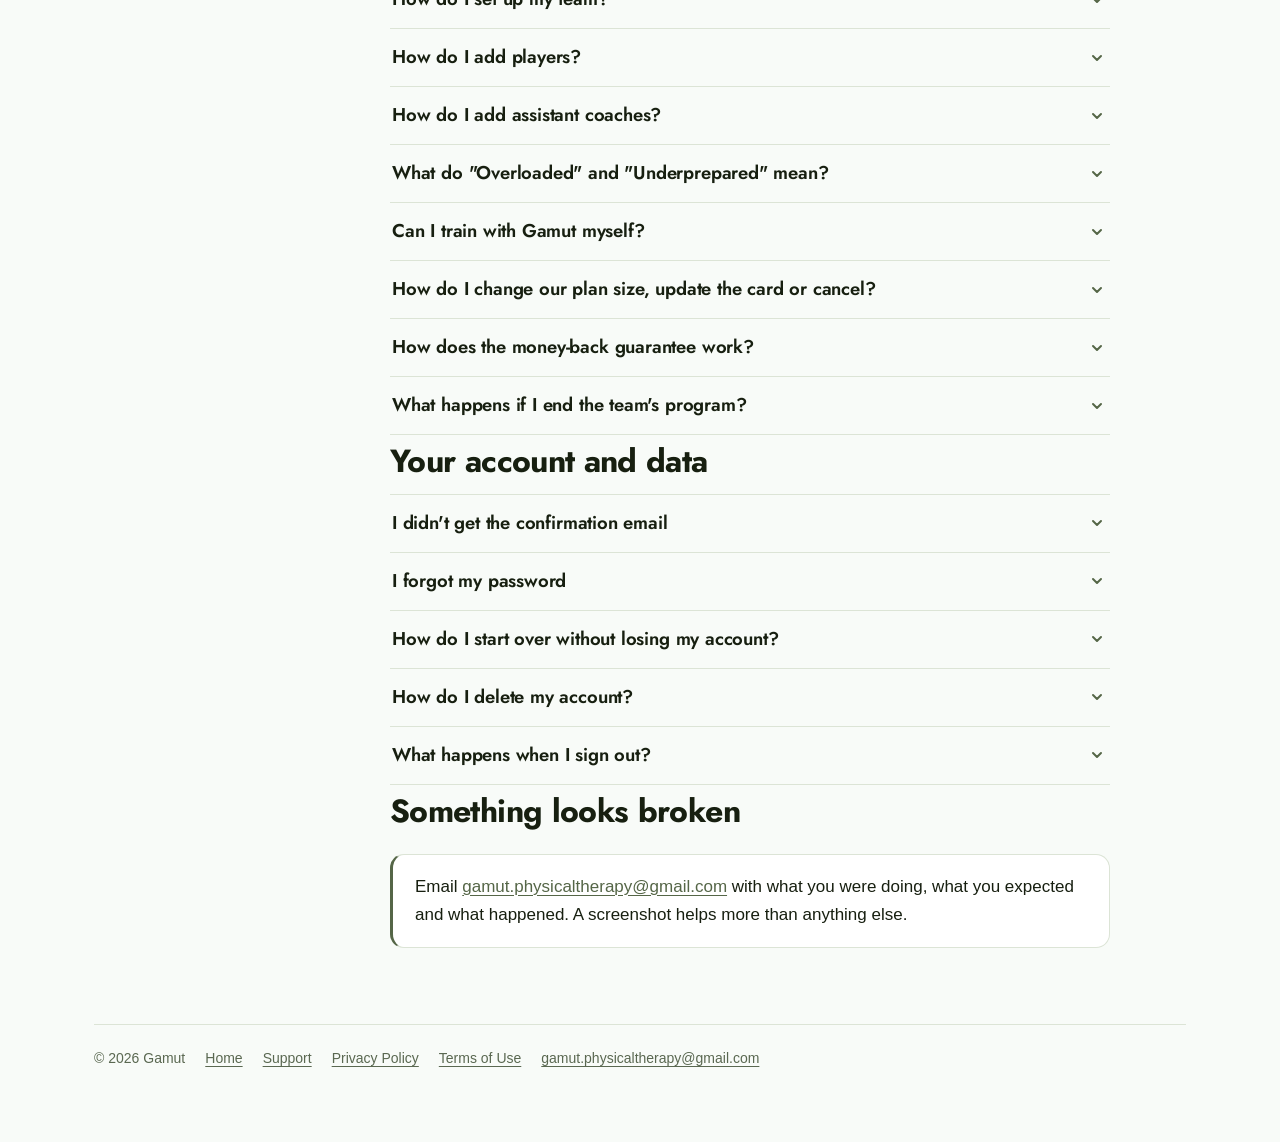
<file: support.html>
<!doctype html>
<html lang="en">
<head>
<meta charset="utf-8">
<meta name="viewport" content="width=device-width, initial-scale=1">
<title>Support — Gamut</title>
<meta name="description" content="Help with Gamut: subscriptions, training, Apple Health and Apple Watch, friends, teams for players and coaches, and your account.">
<meta name="theme-color" content="#3d4b35">
<meta property="og:title" content="Gamut Support">
<meta property="og:description" content="Help with Gamut: subscriptions, training, Apple Health and Apple Watch, friends, teams for players and coaches, and your account.">
<meta property="og:type" content="website">
<meta property="og:site_name" content="Gamut">
<meta property="og:url" content="https://gamutphysicaltherapy-max.github.io/gamut-site/support.html">
<meta property="og:image" content="https://gamutphysicaltherapy-max.github.io/gamut-site/img/og-site.jpg">
<meta property="og:image:width" content="1200">
<meta property="og:image:height" content="630">
<meta property="og:image:alt" content="Gamut: strength and speed training, built for you.">
<meta name="twitter:card" content="summary_large_image">
<link rel="apple-touch-icon" href="img/apple-touch-icon.png">
<link rel="icon" type="image/png" href="img/emblem.png">
<link rel="preconnect" href="https://fonts.googleapis.com">
<link rel="preconnect" href="https://fonts.gstatic.com" crossorigin>
<link href="https://fonts.googleapis.com/css2?family=Jost:wght@400;500;600;700&display=swap" rel="stylesheet">
<script>document.documentElement.classList.add('js')</script>
<link rel="stylesheet" href="docs.css">
<!--
  The App Store listing's Support URL, and opened from the app's Settings.
  Because the app opens it, nothing here may link to teams.html, name a team
  price or invite anyone to buy a team plan (guideline 3.1.1). The coach
  answers cover using a plan that already exists; billing questions point to
  the purchase emails and to support, never to the plans page.
  Menu paths must match the app's labels (src/screens/SettingsScreen.tsx and
  the coach screens).
-->
</head>
<body>
<a class="skip" href="#main">Skip to content</a>

<header class="topbar">
  <div class="container">
    <a class="brand" href="index.html" aria-label="Gamut home"><span class="emblem" aria-hidden="true"></span><span class="brand-name">Gamut</span></a>
    <nav class="topnav" aria-label="Site">
      <a href="index.html">Home</a>
      <a href="support.html" aria-current="page">Support</a>
      <a href="privacy.html">Privacy</a>
      <a href="terms.html">Terms</a>
    </nav>
  </div>
</header>

<main id="main">

<section class="hero">
  <div class="container stagger">
    <p class="eyebrow">Support</p>
    <h1>Help with Gamut, <em>from a real person.</em></h1>
    <p class="lede">Quick answers for athletes, players and coaches. Can't find yours? Email us and
    a person who knows the app will write back.</p>
    <div class="contact">
      <p><b>gamut.physicaltherapy@gmail.com</b>We reply within two business days. Tell us your account email
      and, if something went wrong, roughly when.</p>
      <a class="btn btn-light" href="mailto:gamut.physicaltherapy@gmail.com?subject=Gamut%20support">Email support <span aria-hidden="true">→</span></a>
    </div>
  </div>
</section>

<div class="container glance">
  <div class="tiles">
    <a class="tile reveal" style="--i:0" href="#subscription"><b>Subscription</b><span>Free trial, cancelling, restoring a purchase, refunds.</span></a>
    <a class="tile reveal" style="--i:1" href="#training"><b>Training</b><span>Weights, swaps, injuries, rest days and the rest timer.</span></a>
    <a class="tile reveal" style="--i:2" href="#players"><b>On a team</b><span>Joining, what your coach sees, sharing and teammates.</span></a>
    <a class="tile reveal" style="--i:3" href="#coaches"><b>Coaches</b><span>Setting up, adding players and staff, alerts and billing.</span></a>
  </div>
</div>

<div class="container doc">
  <nav class="toc-wrap" aria-label="On this page">
    <details class="toc" open>
      <summary>Topics</summary>
      <ol>
        <li><a href="#subscription">Subscription</a></li>
        <li><a href="#training">Training</a></li>
        <li><a href="#health">Apple Health, Watch and widgets</a></li>
        <li><a href="#friends">Friends and social</a></li>
        <li><a href="#players">Teams: for players</a></li>
        <li><a href="#coaches">Teams: for coaches</a></li>
        <li><a href="#account">Your account and data</a></li>
        <li><a href="#broken">Something looks broken</a></li>
      </ol>
    </details>
  </nav>

  <article class="prose">

<p class="updated">Last updated 19 October 2026</p>

<section class="faq-group">
<h2 id="subscription">Subscription</h2>

<details class="q"><summary>How does the free trial work?</summary><div class="a">
<p>New subscribers get 14 days free. You start the trial at the end of setup by choosing a monthly
or yearly plan; Apple asks you to confirm with your Apple ID, but nothing is charged for the first
14 days. When the trial ends, the plan you chose begins and is billed by Apple, unless you cancel
at least 24 hours before the trial ends, in which case you are never charged. The trial is available
once per Apple ID. <strong>Settings → Subscription</strong> shows how many days are left. Your
training history stays exactly where it is either way.</p>
</div></details>

<details class="q"><summary>How do I cancel?</summary><div class="a">
<p>Subscriptions are billed by Apple, so they are cancelled in iOS rather than in Gamut:</p>
<ol>
  <li>Open <strong>Settings</strong> on your iPhone.</li>
  <li>Tap your name at the top, then <strong>Subscriptions</strong>.</li>
  <li>Tap <strong>Gamut</strong>, then <strong>Cancel Subscription</strong>.</li>
</ol>
<p>You can also get there from <strong>Settings → Subscription → Manage</strong> in Gamut. Cancel
at least 24 hours before your renewal date to avoid being charged for the next period. You keep
access until the period you have already paid for runs out. Deleting the app, or your Gamut
account, does not cancel the subscription.</p>
</div></details>

<details class="q"><summary>I was charged, but the app still asks me to subscribe</summary><div class="a">
<p>Tap <strong>Restore Purchases</strong>, on the subscription screen or in <strong>Settings →
Subscription</strong>. That asks the App Store to send your purchase to the app again. Make sure
you are signed in to the same Apple ID you bought it with, and to the same Gamut account: a
subscription unlocks only the Gamut account that bought it. If it still does not appear, email
us.</p>
</div></details>

<details class="q"><summary>Can I switch from monthly to yearly?</summary><div class="a">
<p>Yes. Choose <strong>Switch to Yearly</strong> in <strong>Settings → Subscription</strong>. The
yearly plan starts straight away, your monthly plan ends, and Apple refunds the unused part of the
month. You can only hold one Gamut plan at a time.</p>
</div></details>

<details class="q"><summary>Can I get a refund?</summary><div class="a">
<p>Refunds for subscriptions bought in the app are handled by Apple, not by us; we have no way to
issue them. Request one at <a href="https://reportaproblem.apple.com">reportaproblem.apple.com</a>.</p>
</div></details>

<details class="q"><summary>My team covers me. Do I still need my own subscription?</summary><div class="a">
<p>No. While you are on a team with an active team plan, the team covers you, and
<strong>Settings → Subscription</strong> says so. If you were already paying Apple yourself, that
subscription keeps billing until you cancel it in your Apple ID settings (see "How do I cancel?").
If you leave the team later, you can subscribe again on your own and keep all your history.</p>
</div></details>
</section>

<section class="faq-group">
<h2 id="training">Training</h2>

<details class="q"><summary>Why can I only generate one workout a day?</summary><div class="a">
<p>Because a training block is a sequence, not a menu. Each day is built from where you are in the
block, what you did recently and how you rated it. Generating several at once would mean guessing
at ratings that do not exist yet.</p>
</div></details>

<details class="q"><summary>My first workout has no weights</summary><div class="a">
<p>Gamut won't guess at a number it has nothing to base on. A main lift with no weight shows
<strong>Finding your working weight</strong>: pick a weight you could lift for the reps with a few
left in the tank, log it and rate how it felt. To give Gamut your numbers up front, tap <strong>Log
a Lift</strong> on Home and enter a recent set for each big lift. Logged sets replace any guess
within a session or two.</p>
</div></details>

<details class="q"><summary>The weights look wrong for a lift I've never done</summary><div class="a">
<p>For a main lift with no logged history, Gamut estimates a starting weight from conventional
strength ratios and deliberately biases it low, because on an unfamiliar lift the limiter is
usually technique. Log a set and rate it. If it was easy, the app steps the number up next
session, and once you have real logged sets it uses those instead of the estimate.</p>
</div></details>

<details class="q"><summary>I don't have the equipment for an exercise, or I don't want to do it</summary><div class="a">
<p>Tap the <strong>⋯</strong> menu on the exercise card. <strong>Swap</strong> replaces it with
another exercise for the same muscles that fits your equipment, keeping the same sets and reps.
<strong>Skip</strong> sets it aside for today. If you skip the same exercise in two or more recent
sessions, Gamut stops programming it for the rest of the block. If your gym setup has changed, update
it in <strong>Settings → Program → Program &amp; Equipment Settings</strong>.</p>
</div></details>

<details class="q"><summary>I'm hurt. How do I keep a movement out of my workouts?</summary><div class="a">
<p>Open <strong>Settings → Program → Program &amp; Equipment Settings</strong> and add an entry
under <strong>Injuries &amp; Limitations</strong>. Choose the movement types to avoid (for example
overhead pressing, or jumping and landing), how long for (1, 2 or 4 weeks, or until you remove it)
and an optional note. Gamut leaves those movements out and checks every workout against them. It
is not treatment: follow the advice of whoever is treating you.</p>
</div></details>

<details class="q"><summary>I'm taking a day off. Will it hurt my streak?</summary><div class="a">
<p>Tap <strong>Make Today a Rest Day</strong> on Home's Today card. Resting on your plan's normal
rest days never costs your streak, and if a rest day would end it, the card tells you before you
rest. A rest day doesn't skip your program ahead: the session that was next is still next
tomorrow. Changed your mind? Undo it, or generate anyway.</p>
</div></details>

<details class="q"><summary>I forgot to tap Mark Workout Complete</summary><div class="a">
<p>No problem. If you logged at least one set, Gamut finishes the session for you at the end of its
day, credits that day to your streak and marks it <strong>Auto-saved</strong> in your history.</p>
</div></details>

<details class="q"><summary>How do I use kilograms, or turn off the automatic rest timer?</summary><div class="a">
<p><strong>Settings → Units</strong> switches between pounds and kilograms; prescribed weights are
rounded to plates you can actually load. The rest timer starts by itself when you check a working
set and shows on your Lock Screen; turn that off in <strong>Settings → Workout</strong>, or start
the timer by hand from the rest time on any exercise.</p>
</div></details>
</section>

<section class="faq-group">
<h2 id="health">Apple Health, Apple Watch and widgets</h2>

<details class="q"><summary>What does Gamut read from Apple Health, and why?</summary><div class="a">
<p>Heart rate, heart rate variability, resting heart rate, heart rate recovery, respiratory rate,
blood oxygen, sleeping wrist temperature, sleep, active energy, exercise minutes, body weight,
VO<sub>2</sub> max and recorded workouts. They are used to work out how recovered you are, to ease
off the day's loads when your markers say you need it, and to show your strain, stress and energy.
Connecting is entirely optional, and the app works fully without it.</p>
</div></details>

<details class="q"><summary>Does my health data leave my phone?</summary><div class="a">
<p>Almost never. Health readings are read on your device, cached on your device, and never shared
with friends, coaches, teammates or anyone else, or sold. The one exception is body weight: if Apple
Health has a weigh-in from today and you haven't logged one yourself, Gamut adds it to your weight
log, which is saved to your account like any weigh-in. See the <a href="privacy.html#health">Privacy
Policy</a> for the detail.</p>
</div></details>

<details class="q"><summary>My readiness score says it's calibrating, or I don't see readings</summary><div class="a">
<p>Gamut won't show a score it can't back up. Readiness appears after 3 to 7 days, sooner if
your Watch already has a few weeks of history. HRV and resting heart rate comparisons need about a
week of nights to build your own baseline. If a reading never appears, check
<strong>Settings → Health → Data Access &amp; Devices → Gamut</strong> on your iPhone and turn on
anything that is off: iOS never tells an app which permissions you declined.</p>
</div></details>

<details class="q"><summary>Sleep heart rate, HRV and blood oxygen are blank after a night's sleep</summary><div class="a">
<p>That usually means your Apple Watch was in Low Power Mode. It still tracks sleep stages and
breathing but turns off background heart rate, HRV and blood oxygen, so there is nothing to read.
The Health Monitor shows "Not measured last night" when that happens.</p>
</div></details>

<details class="q"><summary>How do I use Gamut on my Apple Watch?</summary><div class="a">
<p>Install Gamut on your Watch from the Watch app on your iPhone, and connect Apple Health in Gamut.
Then press <strong>Start</strong> on a workout on your phone and the Watch app opens with it. Each
exercise gets its own page: check off sets, change the weight with the Digital Crown, and see your
rest countdown and heart rate. It ends the recording when you mark the workout complete. If it
doesn't open by itself, open Gamut on your Watch and tap <strong>Record Heart Rate</strong>.</p>
</div></details>

<details class="q"><summary>How do I add a Gamut widget?</summary><div class="a">
<p>Touch and hold your Home Screen, tap <strong>Edit</strong>, then <strong>Add Widget</strong>,
and search for Gamut. There are four: <strong>Gamut</strong> (today's workout and your streak),
<strong>Recovery</strong>, <strong>Stress &amp; Energy</strong> and <strong>Training Load</strong>,
and Recovery also fits on the Lock Screen. Coaches also get <strong>Team Status</strong> and
<strong>Team Today</strong>. Widgets refresh on their own while the app is closed, though iOS
pauses that in Low Power Mode, and Health figures can't refresh while your phone is locked. Each
widget shows when it was last updated.</p>
</div></details>
</section>

<section class="faq-group">
<h2 id="friends">Friends and social</h2>

<details class="q"><summary>How do I add a friend?</summary><div class="a">
<p>Claim a username (you're asked after you sign up, or later in <strong>Settings → Account →
Choose a Username</strong>), then open the <strong>Social</strong> tab and tap <strong>Add a
Friend</strong>. Search for their exact username, or tap <strong>Find Friends from Your
Contacts</strong> to see which of your contacts use Gamut. That search only finds people who turned
on <strong>Findable by Email</strong> in Settings, and it compares one-way hashes, never a raw email
address (<a href="privacy.html#collect">how that works</a>). Friend not on Gamut yet? Tap
<strong>Invite a Friend</strong> to send them the app.</p>
</div></details>

<details class="q"><summary>What can a friend see about me?</summary><div class="a">
<p>Your username, profile picture, streak, session count, personal-record count, achievement
badges, the lift numbers on your Home screen, this week's and this month's sessions and volume, and
your progress toward your current goal. Never anything from Apple Health, and never a body-weight
number. Once you have a username you also appear on the global leaderboard, which shows only your
name, picture and the one figure being ranked.</p>
</div></details>

<details class="q"><summary>Can I change my username?</summary><div class="a">
<p>Yes, in <strong>Settings → Account → Change Username</strong>. Your first change is free; after
that you can change it once every 30 days. Your old name is freed for anyone to claim.</p>
</div></details>

<details class="q"><summary>What's a High Five, and what's a streak challenge?</summary><div class="a">
<p>A High Five is a quick way for a friend or teammate to cheer a session you completed, with no
comment thread. A streak challenge is a race with a friend to a streak length you pick, say 30 days
in a row. Whoever gets there first wins; breaking your own streak is a loss for you only. Turn the
notifications for each on or off in <strong>Settings → Social</strong>.</p>
</div></details>

<details class="q"><summary>Someone is bothering me on Gamut. What do I do?</summary><div class="a">
<p>Open their profile (or the <strong>⋯</strong> menu on a teammate's card) and tap
<strong>Block</strong>. They immediately lose the ability to see your profile, contact you or
challenge you. You can also tap <strong>Report</strong> to flag them to us; reporting blocks them
for you too. For anything else, email
<a href="mailto:gamut.physicaltherapy@gmail.com">gamut.physicaltherapy@gmail.com</a>.</p>
</div></details>

<details class="q"><summary>How do I remove a friend?</summary><div class="a">
<p>Open their profile and tap <strong>Remove Friend</strong>. This does not block them: they could
send you a new request later unless you also block them.</p>
</div></details>
</section>

<section class="faq-group">
<p class="kicker">Teams</p>
<h2 id="players">For players</h2>

<details class="q"><summary>How do I join my team?</summary><div class="a">
<p>Get your team code (or invite link) from your coach. If you're new, choose <strong>With a
team</strong>, then <strong>I'm a player</strong> while setting up, and enter the code. Already
using Gamut? Go to <strong>Settings → Team → Join a Team</strong>, or open the invite link. Before
you join, Gamut shows exactly what your coaches will see. Players must be 13 or older.</p>
</div></details>

<details class="q"><summary>What can my coach see?</summary><div class="a">
<p>A summary of your Gamut training: your lifts and estimated maxes, which days you trained, your
streak and records, your training load and effort ratings, the exercises you skipped, which
movements you're avoiding, and where you are in your block. <strong>Never</strong> anything from
Apple Health, your body weight or the notes you write. Coaches can't change your program or message
you privately. The full list is in the <a href="privacy.html#teams">Privacy Policy</a>.</p>
</div></details>

<details class="q"><summary>Can I stop sharing with my coach?</summary><div class="a">
<p>Yes, any time, in <strong>Settings → Team</strong>. Your shared summary is deleted from our
servers straight away, and your coaches see only that sharing is off. You can also <strong>Leave
Team</strong> there. Either way your training history stays yours.</p>
</div></details>

<details class="q"><summary>What do my teammates see?</summary><div class="a">
<p>Less than your coaches: your name and picture, when you last trained, your streak, your session
and record counts, and your latest session so they can High Five it. Never your lifts, goals or
training load. Turn off <strong>Show Me to Teammates</strong> in <strong>Settings → Team</strong> to
hide; you'll stop seeing them too.</p>
</div></details>

<details class="q"><summary>My coach set our sport and season. Can I add another sport?</summary><div class="a">
<p>Yes. Your team's sport is set for you, and you can add others in Home's <strong>Sports &amp;
Seasons</strong> editor. Your coach's game days make the day before a game lighter, and on a game
day Gamut suggests resting. If your coach put you on a <strong>development plan</strong>, you keep
building through the season instead; Settings → Team says when that's on.</p>
</div></details>

<details class="q"><summary>I'm not getting my coach's announcements</summary><div class="a">
<p>Turn on <strong>Team Updates</strong> in <strong>Settings → Team</strong>, and allow notifications
for Gamut when your iPhone asks. Announcements and notes also show on your Social tab.</p>
</div></details>

<details class="q"><summary>What happens if I leave, or the team's plan ends?</summary><div class="a">
<p>Your access through the team ends, you're told in the app, and your coaches stop seeing your
training. Everything you logged stays in your account, and you can carry on with your own
subscription.</p>
</div></details>
</section>

<section class="faq-group">
<p class="kicker">Teams</p>
<h2 id="coaches">For coaches</h2>

<details class="q"><summary>How do I set up my team?</summary><div class="a">
<ol>
  <li>Install Gamut on your iPhone (iOS 26 or later).</li>
  <li>Choose <strong>With a team</strong>, then <strong>I'm a coach</strong>, and sign up with the
  email address your team plan was bought with. The plan appears by itself. Used a different email,
  or Apple's Hide My Email? Enter the claim code from your purchase instead.</li>
  <li>Name your team and set its sport and season. Your players' programs are built around them.</li>
</ol>
</div></details>

<details class="q"><summary>How do I add players?</summary><div class="a">
<p>Tap the gear on your dashboard to open team settings. Share your <strong>team code</strong>, the
invite link or the QR code. Players enter it when they join, and their plans start right away. Each
player uses one spot on your plan; to free one, open the player and tap <strong>Remove from
Team</strong>. Making a new code stops the old one working; players already on the team stay
on.</p>
</div></details>

<details class="q"><summary>How do I add assistant coaches?</summary><div class="a">
<p>Share the <strong>staff code</strong> from team settings. Your assistant installs Gamut, chooses
<strong>With a team</strong>, then <strong>I'm a coach</strong>, and enters it under
<strong>Assistant coach?</strong>. You can have up to three, and they don't use a player spot.</p>
</div></details>

<details class="q"><summary>What do "Overloaded" and "Underprepared" mean?</summary><div class="a">
<p>They're the same lines each player's own app uses. <strong>Overloaded</strong> means a jump in
training load well above that player's usual, or a run of very hard sessions.
<strong>Underprepared</strong> means they've fallen behind their planned sessions or their load has
been light. Every Monday you get a weekly report, and you can turn alerts for load spikes, missed
sessions and roster changes on or off in team settings.</p>
</div></details>

<details class="q"><summary>Can I train with Gamut myself?</summary><div class="a">
<p>Yes. Tap <strong>Switch to My Training</strong> to use Gamut as an athlete, and
<strong>Settings → Switch to Coach View</strong> to come back. Coaches are covered by the team plan
for this too.</p>
</div></details>

<details class="q"><summary>How do I change our plan size, update the card or cancel?</summary><div class="a">
<p>Your plan has a billing page where you sign in with the email address it was paid with. From
there you can move to a larger size (you pay only the difference), change the card, download
invoices or cancel. A plan you cancel stays active to the end of the year already paid for. If you
don't have the billing page's link, write to
<a href="mailto:gamut.physicaltherapy@gmail.com?subject=Gamut%20team%20plan">gamut.physicaltherapy@gmail.com</a> from the
address you paid with and we'll send it, or make the change for you.</p>
</div></details>

<details class="q"><summary>How does the money-back guarantee work?</summary><div class="a">
<p>Within six months of your team's first payment, email
<a href="mailto:gamut.physicaltherapy@gmail.com?subject=Gamut%20team%20plan%20refund">gamut.physicaltherapy@gmail.com</a>
from the address you paid with. We refund everything paid for that first plan to the way you paid,
and the plan ends. It covers a team's first plan, not renewals. The details are in the
<a href="terms.html#subscription">Terms of Use, section 4.5</a>.</p>
</div></details>

<details class="q"><summary>What happens if I end the team's program?</summary><div class="a">
<p><strong>End Team Program</strong> in team settings tells every player and assistant, and your plan
stops covering them; everyone keeps their own history. You can start a new team on the time left on
your plan. Ending the program, or deleting your account (which also ends it), doesn't cancel your
plan's billing: cancel that as described above.</p>
</div></details>
</section>

<section class="faq-group">
<h2 id="account">Your account and data</h2>

<details class="q"><summary>I didn't get the confirmation email</summary><div class="a">
<p>Check your spam or promotions folder for a message from Gamut. On the Log In screen, try signing
in: if your email isn't confirmed yet, Gamut offers to <strong>Resend Link</strong>. Open the link
on your iPhone and it brings you back to the app.</p>
</div></details>

<details class="q"><summary>I forgot my password</summary><div class="a">
<p>Tap <strong>Log In → Forgot your password?</strong>. You'll get an email with a link. Open it on the
same device you asked from; for security, the link can only be completed there. To change a
password you know, use <strong>Settings → Account → Change Password</strong>.</p>
</div></details>

<details class="q"><summary>How do I start over without losing my account?</summary><div class="a">
<p><strong>Settings → Data → Clear Training Data</strong> wipes your training history but keeps
your login, username, friends and subscription. It can't be undone.</p>
</div></details>

<details class="q"><summary>How do I delete my account?</summary><div class="a">
<p>Open <strong>Settings</strong> (the gear on the Profile tab) and scroll to the bottom:
<strong>Account → Delete My Account</strong>. Coaches find it at the bottom of team settings. It
permanently removes your account, your email address and every workout, set and record in one go,
with no recovery and no grace period. It doesn't cancel an Apple subscription; cancel that in your
Apple ID settings.</p>
</div></details>

<details class="q"><summary>What happens when I sign out?</summary><div class="a">
<p>Gamut saves anything not yet synced, then clears your data from the phone, and you're back at the
start. Sign in again and everything comes back from your account. If you're offline with unsynced
changes, Gamut asks before throwing them away.</p>
</div></details>
</section>

<h2 id="broken">Something looks broken</h2>
<div class="callout">
  <p>Email <a href="mailto:gamut.physicaltherapy@gmail.com?subject=Something%20looks%20broken">gamut.physicaltherapy@gmail.com</a>
  with what you were doing, what you expected and what happened. A screenshot helps more than
  anything else.</p>
</div>

  </article>
</div>

</main>

<footer class="site">
  <div class="container"><div class="links">
    <span>© 2026 Gamut</span>
    <a href="index.html">Home</a>
    <a href="support.html">Support</a>
    <a href="privacy.html">Privacy Policy</a>
    <a href="terms.html">Terms of Use</a>
    <a href="mailto:gamut.physicaltherapy@gmail.com">gamut.physicaltherapy@gmail.com</a>
  </div></div>
</footer>

<script src="docs.js"></script>
<script src="stats.js" defer></script>
</body>
</html>
</file>
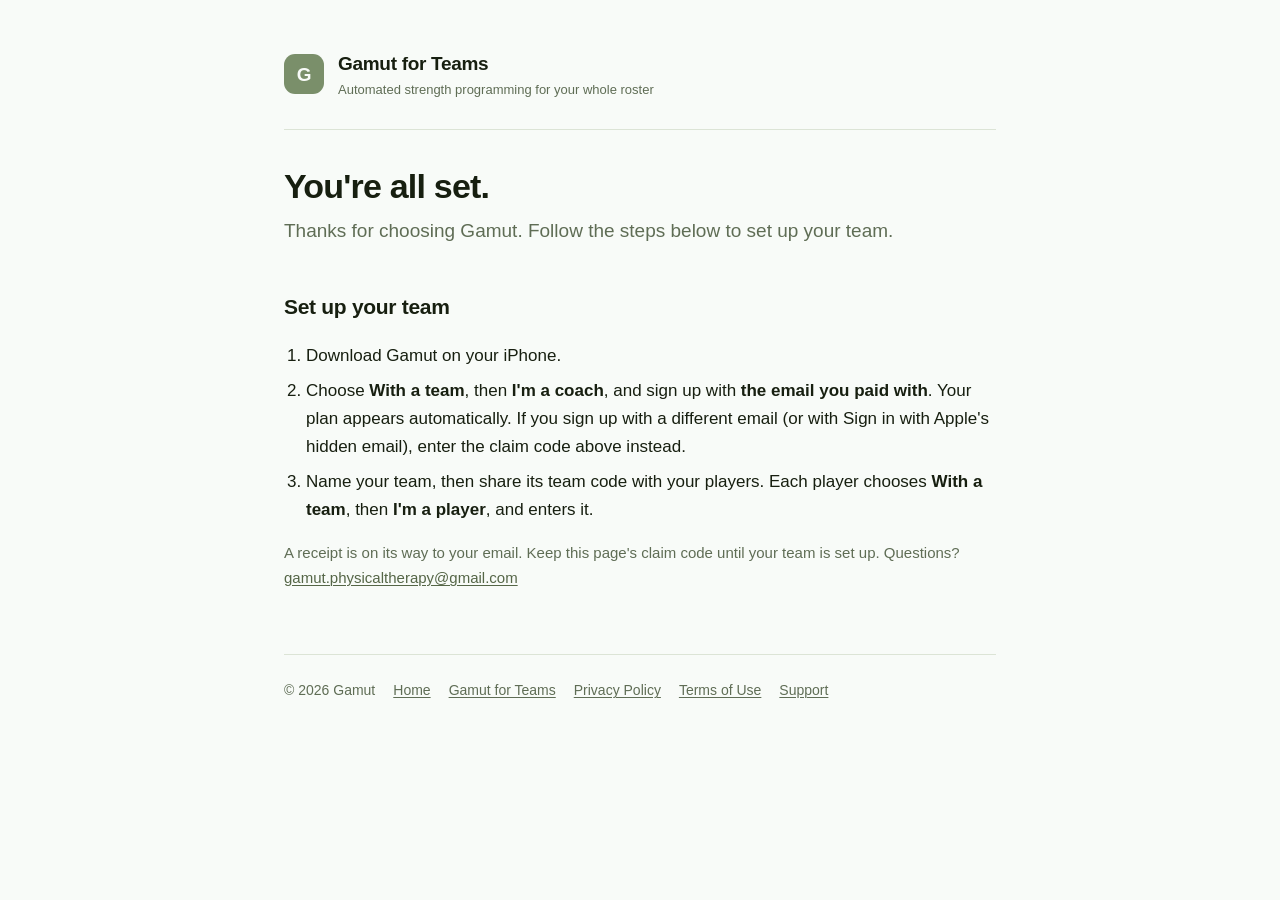
<file: team-welcome.html>
<!doctype html>
<html lang="en">
<head>
<meta charset="utf-8">
<meta name="viewport" content="width=device-width, initial-scale=1">
<title>Your Gamut Team Plan</title>
<meta name="robots" content="noindex">
<link rel="stylesheet" href="style.css">
<style>
  .code {
    font: 700 34px/1.2 ui-monospace, SFMono-Regular, Menlo, Consolas, monospace;
    letter-spacing: 4px; margin: 10px 0 4px; color: var(--text);
  }
  .muted { color: var(--muted); font-size: 15px; }
  [hidden] { display: none !important; }
</style>
</head>
<body>
<div class="wrap">

<header class="masthead">
  <div class="mark">G</div>
  <div class="mark-text">
    <span class="wordmark">Gamut for Teams</span>
    <span class="tagline">Automated strength programming for your whole roster</span>
  </div>
</header>

<h1>You're all set.</h1>
<p class="lede" id="status">Looking up your team plan…</p>

<div class="callout" id="plan" hidden>
  <p class="muted">Your claim code</p>
  <p class="code" id="code"></p>
  <p class="muted" id="plan-detail"></p>
</div>

<h2>Set up your team</h2>
<ol>
  <li>Download Gamut on your iPhone.</li>
  <li>Choose <strong>With a team</strong>, then <strong>I'm a coach</strong>, and sign up with
  <strong id="email-hint">the email you paid with</strong>. Your plan appears automatically. If you
  sign up with a different email (or with Sign in with Apple's hidden email), enter the claim code
  above instead.</li>
  <li>Name your team, then share its team code with your players. Each player chooses
  <strong>With a team</strong>, then <strong>I'm a player</strong>, and enters it.</li>
</ol>
<p class="muted">A receipt is on its way to your email. Keep this page's claim code until your team is
set up. Questions? <a href="mailto:gamut.physicaltherapy@gmail.com">gamut.physicaltherapy@gmail.com</a></p>

<footer class="pagefoot">
  <span>© 2026 Gamut</span>
  <a href="index.html">Home</a>
  <a href="teams.html">Gamut for Teams</a>
  <a href="privacy.html">Privacy Policy</a>
  <a href="terms.html">Terms of Use</a>
  <a href="support.html">Support</a>
</footer>

</div>
<script>
// Stripe Checkout returns here with ?session_id=cs_... The team-plan-claim
// Edge Function confirms the session with Stripe, records the plan if the
// webhook hasn't yet, and returns the claim code. Its origin allowlist
// (TEAM_SITE_ORIGINS) must include this page's origin.
(function () {
  var CLAIM_URL = 'https://iuskxozkymrifvbpnazh.supabase.co/functions/v1/team-plan-claim';
  var status = document.getElementById('status');
  var sessionId = new URLSearchParams(window.location.search).get('session_id');

  function format(code) {
    return code.length === 8 ? code.slice(0, 4) + '-' + code.slice(4) : code;
  }

  if (!sessionId) {
    status.textContent = 'Thanks for choosing Gamut. Follow the steps below to set up your team.';
    return;
  }

  function load(attempt) {
    fetch(CLAIM_URL, {
      method: 'POST',
      headers: { 'Content-Type': 'application/json' },
      body: JSON.stringify({ sessionId: sessionId })
    })
      .then(function (response) {
        return response.json().then(function (body) { return { ok: response.ok, status: response.status, body: body }; });
      })
      .then(function (result) {
        if (!result.ok) {
          if (result.status >= 500 && attempt < 3) {
            setTimeout(function () { load(attempt + 1); }, 2000);
            return;
          }
          status.textContent = (result.body && result.body.error) ||
            "We couldn't find that purchase. Email gamut.physicaltherapy@gmail.com and we'll sort it out.";
          return;
        }
        var plan = result.body;
        status.textContent = plan.claimed
          ? 'Your plan is already linked to a team in the app. Nothing more to do here.'
          : 'Your plan for up to ' + plan.seatLimit + ' players is ready.';
        document.getElementById('code').textContent = format(plan.claimCode);
        document.getElementById('plan-detail').textContent = plan.claimed
          ? 'Already claimed.'
          : 'Paid with ' + plan.email + '.';
        document.getElementById('email-hint').textContent = plan.email;
        document.getElementById('plan').hidden = false;
      })
      .catch(function () {
        if (attempt < 3) {
          setTimeout(function () { load(attempt + 1); }, 2000);
          return;
        }
        status.textContent = "We couldn't reach Gamut just now. Refresh this page in a moment.";
      });
  }
  load(1);
})();
</script>
<script src="stats.js" defer></script>
</body>
</html>
</file>
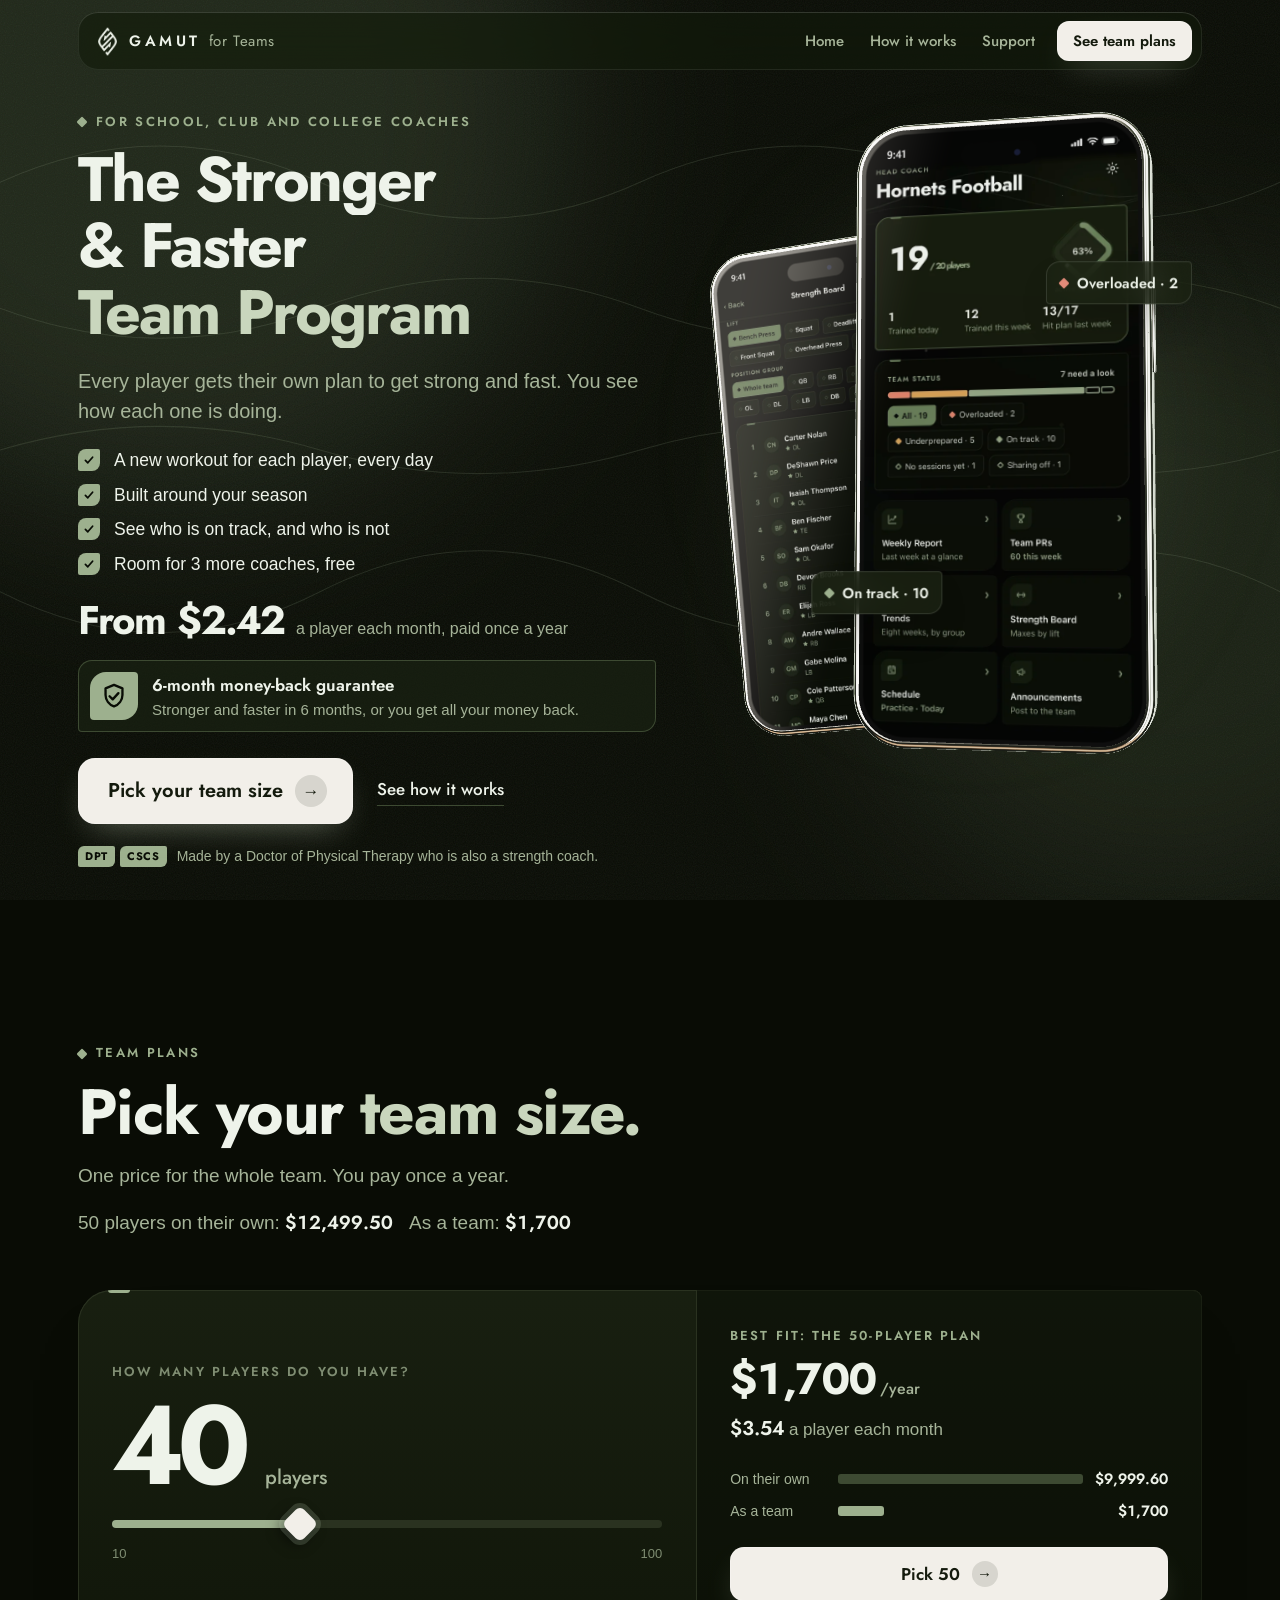
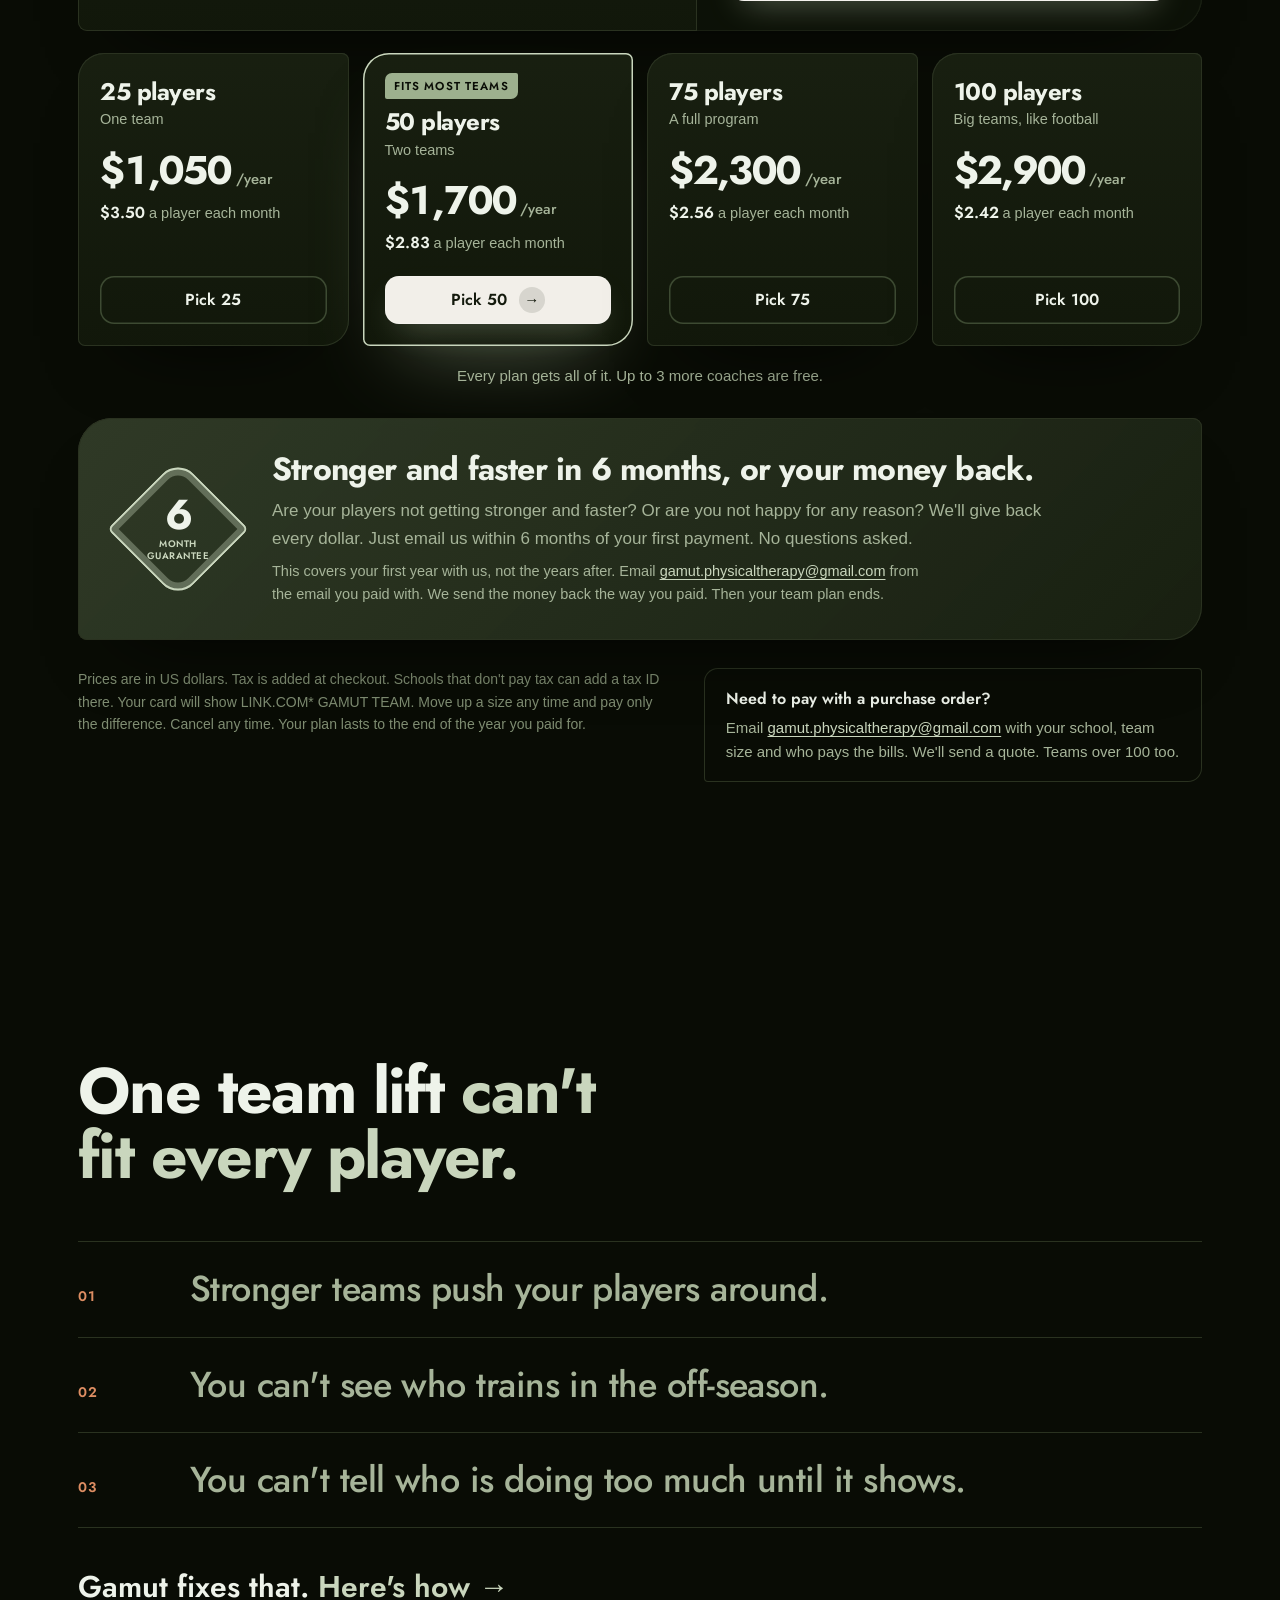
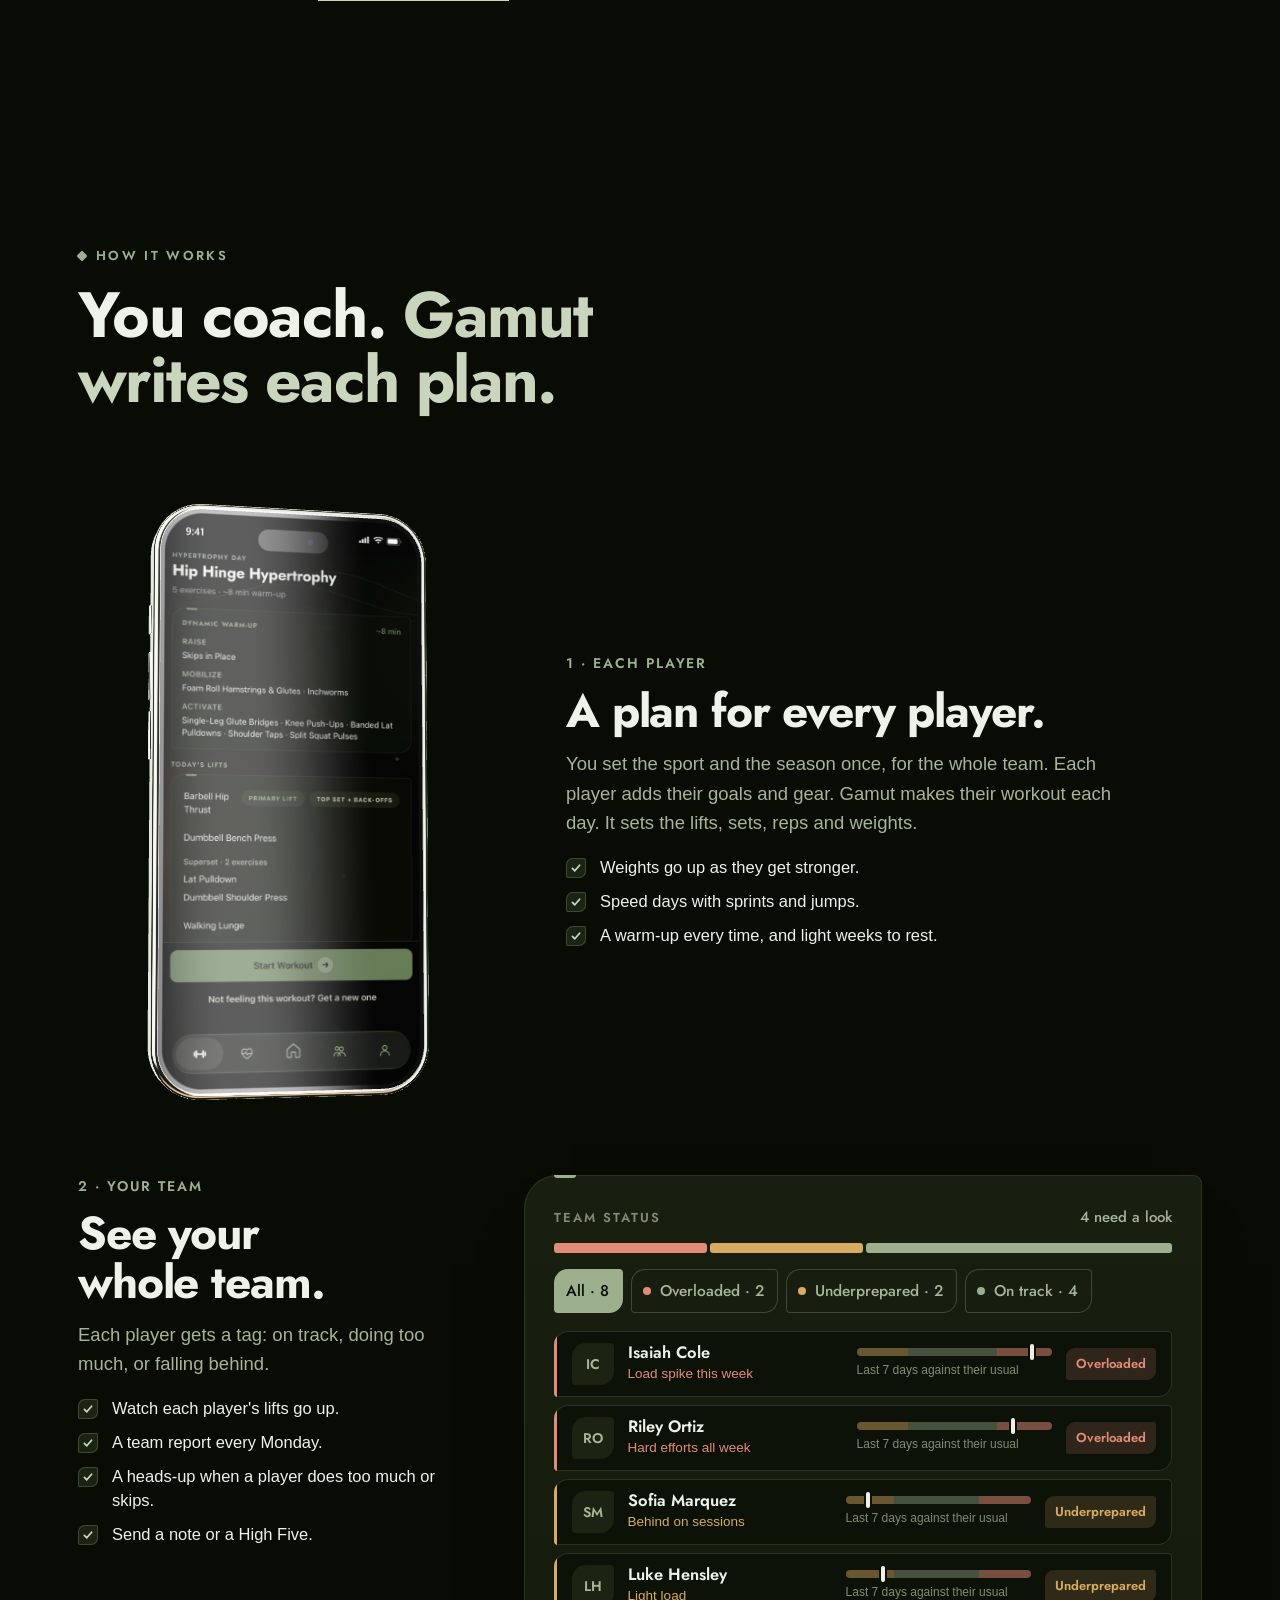
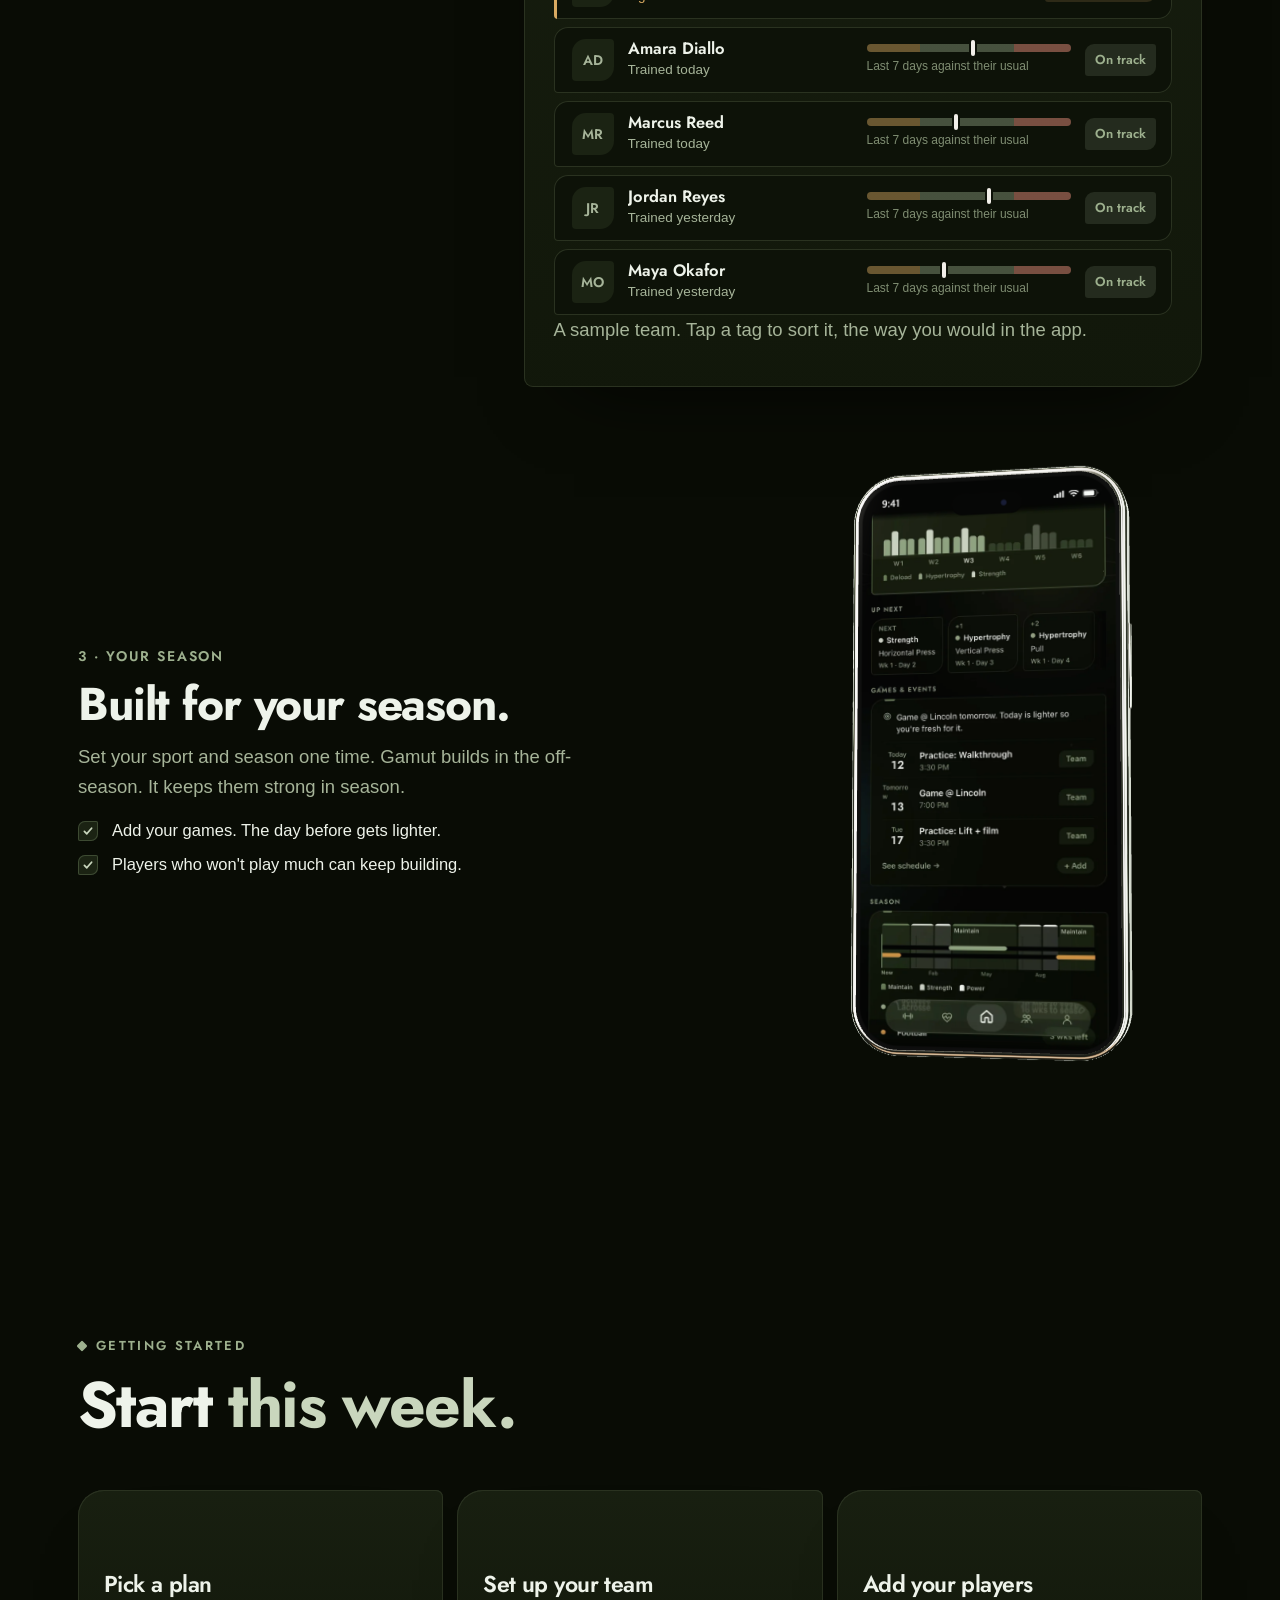
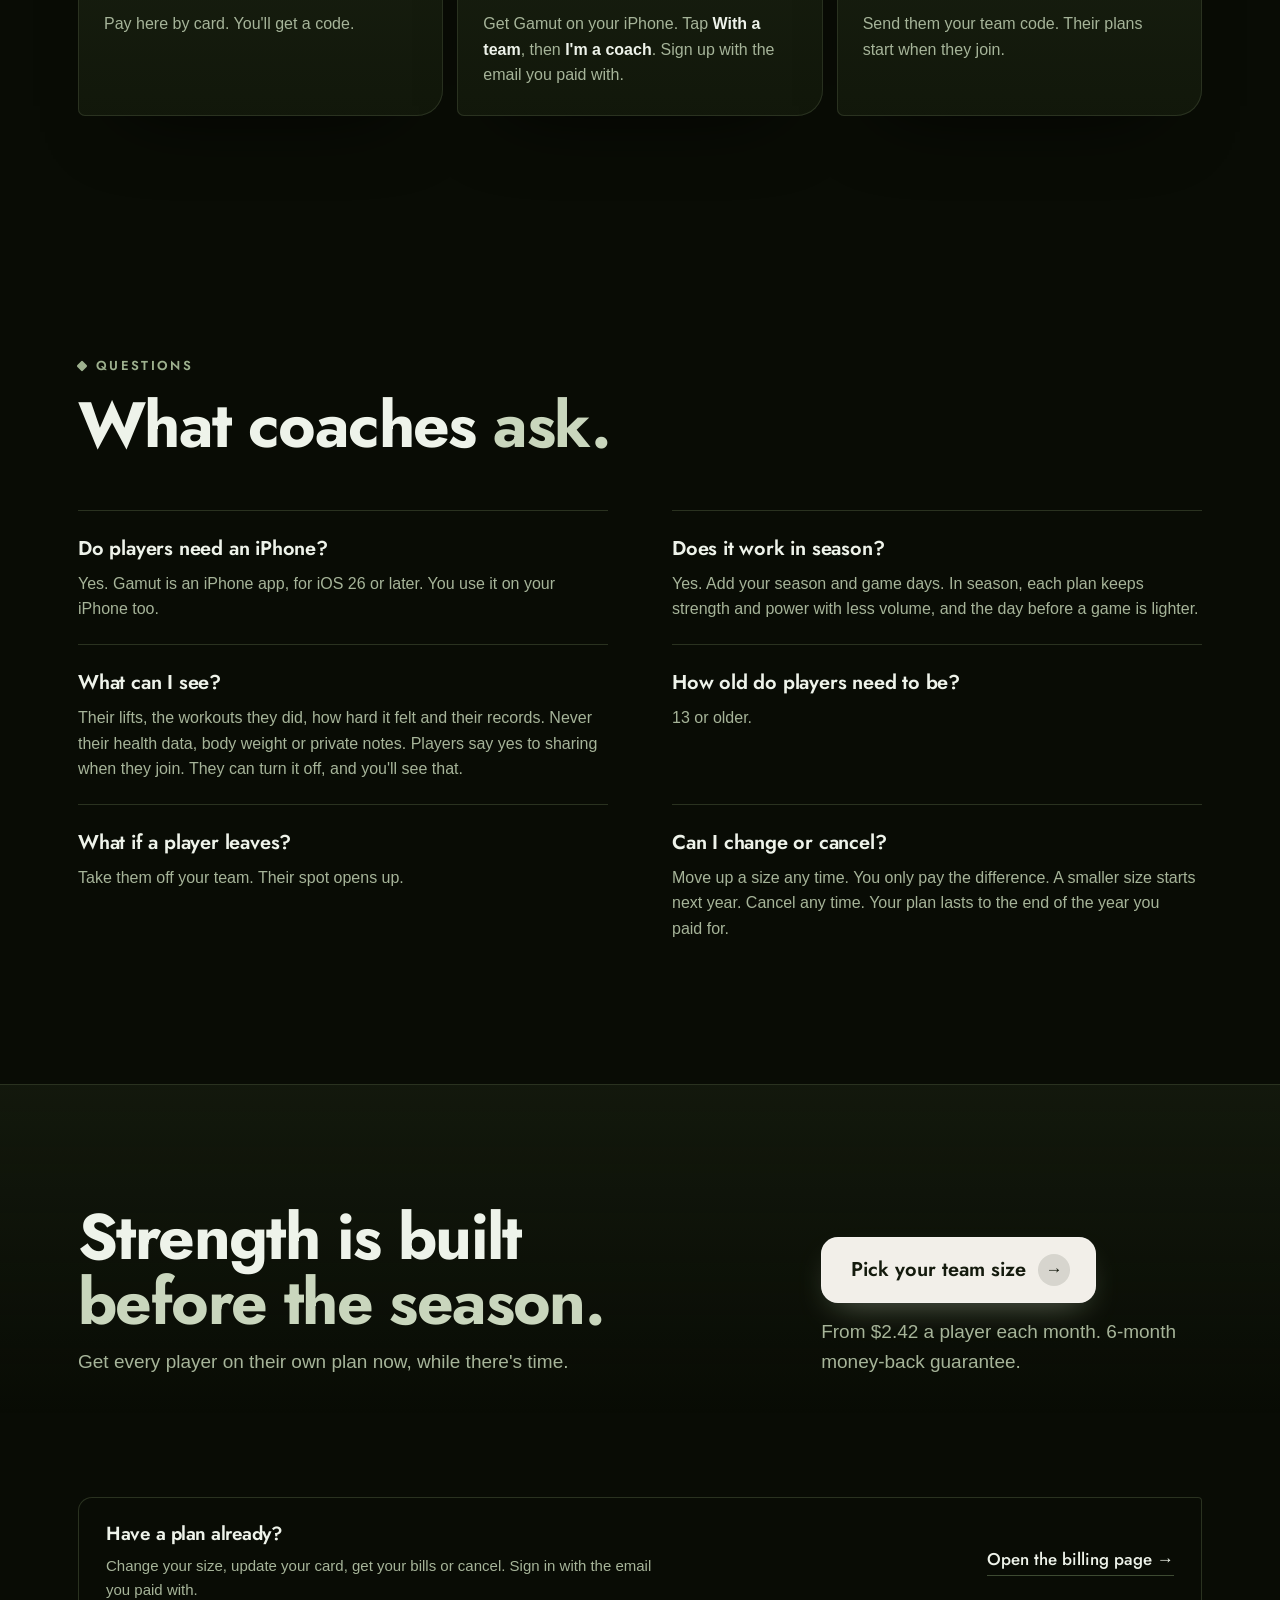
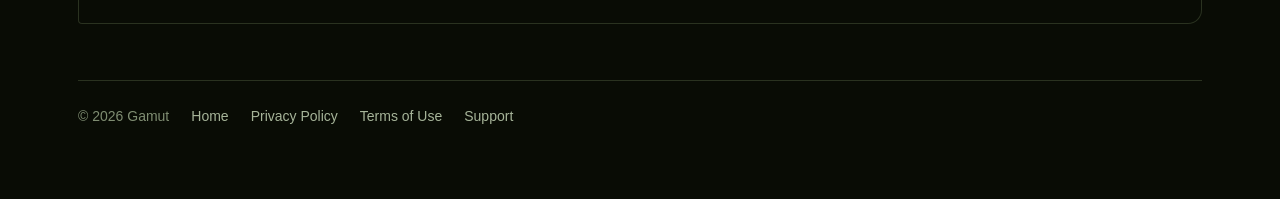
<file: teams.html>
<!doctype html>
<html lang="en">
<head>
<meta charset="utf-8">
<meta name="viewport" content="width=device-width, initial-scale=1, viewport-fit=cover">
<title>Gamut for Teams</title>
<meta name="description" content="The Stronger & Faster Team Program: every player gets their own strength and speed plan, and you see how each one is doing. From $2.42 a player each month, with a 6-month money-back guarantee.">
<meta property="og:title" content="The Stronger & Faster Team Program">
<meta property="og:description" content="Every player gets their own plan. Stronger and faster in 6&nbsp;months, or your money back.">
<meta property="og:type" content="website">
<meta name="theme-color" content="#090c05">
<meta property="og:site_name" content="Gamut">
<meta property="og:url" content="https://gamutphysicaltherapy-max.github.io/gamut-site/teams.html">
<meta property="og:image" content="https://gamutphysicaltherapy-max.github.io/gamut-site/img/og-teams.jpg">
<meta property="og:image:width" content="1200">
<meta property="og:image:height" content="630">
<meta property="og:image:alt" content="Gamut for Teams: the Stronger &amp; Faster Team Program. The coach dashboard on an iPhone.">
<meta name="twitter:card" content="summary_large_image">
<link rel="apple-touch-icon" href="img/apple-touch-icon.png">
<link rel="icon" type="image/png" href="img/emblem.png">
<link rel="preconnect" href="https://fonts.googleapis.com">
<link rel="preconnect" href="https://fonts.gstatic.com" crossorigin>
<link href="https://fonts.googleapis.com/css2?family=Jost:wght@400;500;600;700&display=swap" rel="stylesheet">
<script>document.documentElement.classList.add('js')</script>
<link rel="stylesheet" href="landing.css">
<!--
  The team-plan sales page, built on the Hormozi offer work in
  studio/marketing/ad-scripts/offer.md. Redesigned 10 November 2026 in the
  app's dark scheme (landing.css is the map), with two things a coach can
  touch: a team-size picker over the plans, and a sample roster.

  The OFFER comes first (its name, what you get, the price, the guarantee and
  the button), the plans come second, and everything that supports the offer
  follows. Copy is held to a 5th grade reading level or below (Flesch-Kincaid,
  the same scoring as studio/marketing/ad-scripts/readability.mjs); short
  words, short sentences.

  Offer name, "The Stronger & Faster Team Program": avatar (Team), goal
  (Stronger & Faster) and container (Program) from the MAGIC naming formula;
  the time interval rides on the guarantee beside it, since plans bill yearly
  and a "6-Month" name would read as a 6-month plan.

  Every claim here must be true of the shipped app. No testimonials, user
  counts, "most popular" labels or injury claims (see offer.md's claim bank).
  The sample roster is labelled a sample, uses the dashboard's own status
  names, and shows nothing the dashboard doesn't. The app itself must never
  link here (guideline 3.1.1).

  The 6-month money-back guarantee (since 17 October 2026, the owner's offer)
  is unconditional: a full refund of everything paid, on request within 6
  months of a team's first payment, first purchase only (never a renewal).
  Terms 4.5 leaves team-plan refunds to the terms agreed at purchase, which is
  this page. Honoring one is a refund AND an immediate cancellation in Stripe,
  because a refund alone does not end a plan (studio/app-store/SUBMISSION.md).

  Plan buttons are LIVE Stripe Payment Links (live account since 17 October
  2026; Managed Payments on, so Stripe calculates and remits sales tax). After
  paying, Stripe redirects to team-welcome.html with the Checkout Session id.
  Sizes 25/50/75/100; a new size also needs the database's seat list, see
  migration 20261023120000. The size picker reads each plan's size, price and
  link off its card (data-size, data-price, the card's link), so a price
  change is made once, on the card; the yearly price of one athlete's own
  subscription is SOLO_YEAR in landing.js and in the "on their own" line.

  stats.js names clicks by the section they sit in (its id, else its
  aria-labelledby) and by .topbar / .dock / footer. Keep those hooks.
  Screens in img/d-*.webp are real-device frames from the owner's iPhone
  recordings (studio/screenshot-harness/device-frames.mjs writes them), 660px wide.
-->
</head>
<body>
<a class="skip" href="#main">Skip to content</a>

<div class="ambient" aria-hidden="true">
  <i class="wash a"></i><i class="wash b"></i>
  <svg class="contours" viewBox="0 0 2000 400" preserveAspectRatio="none">
    <path d="M0 70 q125 -46 250 0 t250 0 t250 0 t250 0 t250 0 t250 0 t250 0 t250 0"/>
    <path d="M0 150 q125 38 250 0 t250 0 t250 0 t250 0 t250 0 t250 0 t250 0 t250 0"/>
    <path d="M0 240 q125 -30 250 0 t250 0 t250 0 t250 0 t250 0 t250 0 t250 0 t250 0"/>
    <path d="M0 330 q125 52 250 0 t250 0 t250 0 t250 0 t250 0 t250 0 t250 0 t250 0"/>
  </svg>
  <span class="mote" style="--x:6%;--d:24s;--s:-2s"></span><span class="mote" style="--x:17%;--d:31s;--s:-14s;--z:5px"></span>
  <span class="mote" style="--x:29%;--d:27s;--s:-8s;--z:9px"></span><span class="mote" style="--x:41%;--d:35s;--s:-21s;--z:5px"></span>
  <span class="mote" style="--x:53%;--d:26s;--s:-5s"></span><span class="mote" style="--x:64%;--d:33s;--s:-17s;--z:6px"></span>
  <span class="mote" style="--x:76%;--d:29s;--s:-11s;--z:9px"></span><span class="mote" style="--x:87%;--d:37s;--s:-26s;--z:5px"></span>
  <span class="mote" style="--x:95%;--d:25s;--s:-9s"></span>
</div>

<header class="topbar">
  <div class="container">
    <a class="brand" href="index.html" aria-label="Gamut home">
      <span class="emblem" aria-hidden="true"></span>
      <span class="brand-name">Gamut<span> for Teams</span></span>
    </a>
    <nav class="topnav" aria-label="Site">
      <a href="index.html">Home</a>
      <a class="nav-plain" href="#how">How it works</a>
      <a class="nav-plain" href="support.html">Support</a>
      <a class="btn" href="#plans">See team plans</a>
    </nav>
  </div>
</header>

<main id="main">

<section class="hero offer" aria-labelledby="offer-title">
  <div class="container">
    <div class="hero-head">
      <p class="eyebrow">For school, club and college coaches</p>
      <h1 id="offer-title">
        <span class="line"><span style="--l:0">The Stronger</span></span>
        <span class="line"><span style="--l:1">&amp; Faster</span></span>
        <span class="line"><span style="--l:2"><em>Team Program</em></span></span>
      </h1>
    </div>
    <div class="hero-visual stage" aria-hidden="true">
      <div class="tilt">
        <div class="halo"></div>
        <div class="phone back float slow" data-z="-50" data-rot="-6"><img src="img/d-coach-lifts.webp" alt="" width="660" height="1434"></div>
        <div class="phone front float" data-z="40"><img src="img/d-coach-home.webp" alt="" width="660" height="1434" fetchpriority="high"></div>
        <div class="tag-float tag-1 float slow" data-z="110"><i style="--c:var(--red)"></i>Overloaded · 2</div>
        <div class="tag-float tag-2 float" data-z="90"><i></i>On track · 10</div>
      </div>
    </div>
    <div class="hero-body stagger">
      <p class="lede">Every player gets their own plan to get strong and fast. You see how each one is doing.</p>
      <ul class="gets">
        <li>A new workout for each player, every day</li>
        <li>Built around your season</li>
        <li>See who is on track, and who is not</li>
        <li>Room for 3 more coaches, free</li>
      </ul>
      <p class="price-line num"><span class="big">From $2.42</span><span class="small">a player each month, paid once a year</span></p>
      <a class="seal-strip" href="#guarantee">
        <i aria-hidden="true"></i>
        <span><b>6-month money-back guarantee</b><span>Stronger and faster in 6&nbsp;months, or you get all your money back.</span></span>
      </a>
      <div>
        <div class="ctas" data-cta>
          <a class="btn btn-xl" href="#plans">Pick your team size <span class="arrow" aria-hidden="true">→</span></a>
          <a class="text-link" href="#how">See how it works</a>
        </div>
        <p class="cred" style="margin-top:22px"><span class="creds"><span>DPT</span><span>CSCS</span></span><span>Made by a Doctor of Physical Therapy who is also a strength coach.</span></p>
      </div>
    </div>
  </div>
</section>

<section id="plans" aria-labelledby="plans-title">
  <div class="container">
    <div class="section-head">
      <p class="kicker reveal">Team plans</p>
      <h2 id="plans-title" class="reveal">Pick your <em>team size.</em></h2>
      <p class="reveal">One price for the whole team. You pay once a year.</p>
      <p class="anchor-line num reveal"><span>50 players on their own: <b>$12,499.50</b></span><span>As a team: <b>$1,700</b></span></p>
    </div>

    <div data-cta>
      <div class="tile tab sizer js-only reveal" id="sizer">
        <div class="sizer-in">
          <label class="field-label" for="s-range">How many players do you have?</label>
          <p class="sizer-count num"><b id="s-count">40</b><span>players</span></p>
          <input id="s-range" type="range" min="10" max="100" value="40" step="1">
          <div class="slider-ends num"><span>10</span><span>100</span></div>
        </div>
        <div class="sizer-out" aria-live="polite">
          <p class="fit" id="s-fit"></p>
          <p class="total num" id="s-total"></p>
          <p class="each num" id="s-each"></p>
          <div class="versus num">
            <div><span>On their own</span><i style="--w:100;--c:var(--line-2)"></i><b id="s-solo"></b></div>
            <div><span>As a team</span><i id="s-team-bar" style="--w:14;--c:var(--sage)"></i><b id="s-team"></b></div>
          </div>
          <a class="btn" id="s-go" href="https://buy.stripe.com/9B65kFboKeSu1IugO3ao801"><span id="s-go-text">Pick 50</span> <span class="arrow" aria-hidden="true">→</span></a>
        </div>
      </div>

      <div class="plans">
        <div class="tile plan spot reveal" style="--i:0" data-size="25" data-price="1050">
          <div class="size">25 players</div>
          <div class="fit">One team</div>
          <div class="price num">$1,050<small> /year</small></div>
          <div class="per num"><b>$3.50</b> a player each month</div>
          <a class="btn btn-line" href="https://buy.stripe.com/9B6dRbeAW7q2cn8eFVao800">Pick 25</a>
        </div>
        <div class="tile plan spot reveal" style="--i:1" data-size="50" data-price="1700">
          <span class="flag">Fits most teams</span>
          <div class="size">50 players</div>
          <div class="fit">Two teams</div>
          <div class="price num">$1,700<small> /year</small></div>
          <div class="per num"><b>$2.83</b> a player each month</div>
          <a class="btn" href="https://buy.stripe.com/9B65kFboKeSu1IugO3ao801">Pick 50 <span class="arrow" aria-hidden="true">→</span></a>
        </div>
        <div class="tile plan spot reveal" style="--i:2" data-size="75" data-price="2300">
          <div class="size">75 players</div>
          <div class="fit">A full program</div>
          <div class="price num">$2,300<small> /year</small></div>
          <div class="per num"><b>$2.56</b> a player each month</div>
          <a class="btn btn-line" href="https://buy.stripe.com/5kQ00l8cybGi5YK0P5ao802">Pick 75</a>
        </div>
        <div class="tile plan spot reveal" style="--i:3" data-size="100" data-price="2900">
          <div class="size">100 players</div>
          <div class="fit">Big teams, like football</div>
          <div class="price num">$2,900<small> /year</small></div>
          <div class="per num"><b>$2.42</b> a player each month</div>
          <a class="btn btn-line" href="https://buy.stripe.com/28E4gBakGbGicn88hxao803">Pick 100</a>
        </div>
      </div>
      <p class="incl-note">Every plan gets all of it. Up to 3 more coaches are free.</p>
    </div>

    <div class="guarantee tile reveal" id="guarantee">
      <div class="seal" aria-hidden="true"><div><b>6</b><span>Month<br>guarantee</span></div></div>
      <div>
        <h3>Stronger and faster in 6&nbsp;months, or your money back.</h3>
        <p>Are your players not getting stronger and faster? Or are you not happy for any reason? We'll give back every dollar. Just email us within 6 months of your first payment. No questions asked.</p>
        <p>This covers your first year with us, not the years after. Email <a href="mailto:gamut.physicaltherapy@gmail.com?subject=Gamut%20team%20plan%20refund">gamut.physicaltherapy@gmail.com</a> from the email you paid with. We send the money back the way you paid. Then your team plan ends.</p>
      </div>
    </div>

    <div class="plan-notes">
      <p class="fine">Prices are in US dollars. Tax is added at checkout. Schools that don't pay tax can add a tax ID there. Your card will show LINK.COM* GAMUT TEAM. Move up a size any time and pay only the difference. Cancel any time. Your plan lasts to the end of the year you paid for.</p>
      <div class="po">
        <b>Need to pay with a purchase order?</b>
        Email <a href="mailto:gamut.physicaltherapy@gmail.com?subject=Gamut%20team%20plan%20quote">gamut.physicaltherapy@gmail.com</a> with your school, team size and who pays the bills. We'll send a quote. Teams over 100 too.
      </div>
    </div>
  </div>
</section>

<section aria-labelledby="problem-title">
  <div class="container">
    <div class="section-head">
      <p class="kicker reveal">The problem</p>
      <h2 id="problem-title" class="reveal">One team lift <em>can't fit every player.</em></h2>
    </div>
    <ul class="pains">
      <li class="reveal" style="--i:0"><span>Stronger teams push your players around.</span></li>
      <li class="reveal" style="--i:1"><span>You can't see who trains in the off-season.</span></li>
      <li class="reveal" style="--i:2"><span>You can't tell who is doing too much until it shows.</span></li>
    </ul>
    <p class="turn reveal">Gamut fixes that. <a href="#how">Here's how →</a></p>
  </div>
</section>

<section id="how" aria-labelledby="how-title">
  <div class="container">
    <div class="section-head">
      <p class="kicker reveal">How it works</p>
      <h2 id="how-title" class="reveal">You coach. <em>Gamut writes each plan.</em></h2>
    </div>

    <article class="feature reveal">
      <div class="feature-media stage">
        <div class="tilt"><div class="phone"><img src="img/d-player-workout.webp" alt="A player's day in Gamut: a dynamic warm-up, then a hip thrust, bench press and more." width="660" height="1434" loading="lazy"></div></div>
      </div>
      <div>
        <p class="n">1 · Each player</p>
        <h3>A plan for every player.</h3>
        <p>You set the sport and the season once, for the whole team. Each player adds their goals and gear. Gamut makes their workout each day. It sets the lifts, sets, reps and weights.</p>
        <ul class="ticks">
          <li>Weights go up as they get stronger.</li>
          <li>Speed days with sprints and jumps.</li>
          <li>A warm-up every time, and light weeks to rest.</li>
        </ul>
      </div>
    </article>

    <article class="feature wide reveal">
      <div>
        <p class="n">2 · Your team</p>
        <h3>See your whole team.</h3>
        <p>Each player gets a tag: on track, doing too much, or falling behind.</p>
        <ul class="ticks">
          <li>Watch each player's lifts go up.</li>
          <li>A team report every Monday.</li>
          <li>A heads-up when a player does too much or skips.</li>
          <li>Send a note or a High Five.</li>
        </ul>
      </div>
      <!-- A sample of the coach dashboard's roster, to tap. See landing.js. -->
      <div class="tile tab roster js-only spot" id="roster">
        <div class="roster-top"><h4>Team status</h4><span>4 need a look</span></div>
        <div class="statusbar" id="r-bar" aria-hidden="true">
          <i data-s="over" style="--f:2;--c:var(--red)"></i><i data-s="under" style="--f:2;--c:var(--amber)"></i><i data-s="ok" style="--f:4;--c:var(--sage)"></i>
        </div>
        <div class="chips" id="r-chips" role="group" aria-label="Show players by tag">
          <button class="chip status" type="button" data-v="all" aria-pressed="true">All · 8</button>
          <button class="chip status" type="button" data-v="over" aria-pressed="false"><span class="dot" style="--c:var(--red)"></span>Overloaded · 2</button>
          <button class="chip status" type="button" data-v="under" aria-pressed="false"><span class="dot" style="--c:var(--amber)"></span>Underprepared · 2</button>
          <button class="chip status" type="button" data-v="ok" aria-pressed="false"><span class="dot" style="--c:var(--sage)"></span>On track · 4</button>
        </div>
        <ul class="rows" id="r-rows" aria-live="polite"></ul>
        <p class="roster-note">A sample team. Tap a tag to sort it, the way you would in the app.</p>
      </div>
    </article>

    <article class="feature flip reveal">
      <div class="feature-media stage">
        <div class="tilt"><div class="phone"><img src="img/d-coach-schedule.webp" alt="The team schedule on a player's Home page: practices and games, with today eased before a game." width="660" height="1434" loading="lazy"></div></div>
      </div>
      <div>
        <p class="n">3 · Your season</p>
        <h3>Built for your season.</h3>
        <p>Set your sport and season one time. Gamut builds in the off-season. It keeps them strong in season.</p>
        <ul class="ticks">
          <li>Add your games. The day before gets lighter.</li>
          <li>Players who won't play much can keep building.</li>
        </ul>
      </div>
    </article>
  </div>
</section>

<section aria-labelledby="start-title">
  <div class="container">
    <div class="section-head">
      <p class="kicker reveal">Getting started</p>
      <h2 id="start-title" class="reveal">Start <em>this week.</em></h2>
    </div>
    <ol class="steps">
      <li class="tile spot reveal" style="--i:0"><h3>Pick a plan</h3><p>Pay here by card. You'll get a code.</p></li>
      <li class="tile spot reveal" style="--i:1"><h3>Set up your team</h3><p>Get Gamut on your iPhone. Tap <b>With a team</b>, then <b>I'm a coach</b>. Sign up with the email you paid with.</p></li>
      <li class="tile spot reveal" style="--i:2"><h3>Add your players</h3><p>Send them your team code. Their plans start when they join.</p></li>
    </ol>
  </div>
</section>

<section aria-labelledby="faq-title">
  <div class="container">
    <div class="section-head">
      <p class="kicker reveal">Questions</p>
      <h2 id="faq-title" class="reveal">What coaches <em>ask.</em></h2>
    </div>
    <div class="qa">
      <div class="reveal"><h3>Do players need an iPhone?</h3><p>Yes. Gamut is an iPhone app, for iOS 26 or later. You use it on your iPhone too.</p></div>
      <div class="reveal"><h3>Does it work in season?</h3><p>Yes. Add your season and game days. In season, each plan keeps strength and power with less volume, and the day before a game is lighter.</p></div>
      <div class="reveal"><h3>What can I see?</h3><p>Their lifts, the workouts they did, how hard it felt and their records. Never their health data, body weight or private notes. Players say yes to sharing when they join. They can turn it off, and you'll see that.</p></div>
      <div class="reveal"><h3>How old do players need to be?</h3><p>13 or older.</p></div>
      <div class="reveal"><h3>What if a player leaves?</h3><p>Take them off your team. Their spot opens up.</p></div>
      <div class="reveal"><h3>Can I change or cancel?</h3><p>Move up a size any time. You only pay the difference. A smaller size starts next year. Cancel any time. Your plan lasts to the end of the year you paid for.</p></div>
    </div>
  </div>
</section>

<section class="final" aria-labelledby="final-title">
  <div class="container final-grid">
    <div class="reveal">
      <h2 id="final-title">Strength is built <em>before the season.</em></h2>
      <p>Get every player on their own plan now, while there's time.</p>
    </div>
    <div class="cta-col reveal" data-cta>
      <a class="btn btn-xl" href="#plans">Pick your team size <span class="arrow" aria-hidden="true">→</span></a>
      <p class="fine num">From $2.42 a player each month. 6-month money-back guarantee.</p>
    </div>
  </div>
</section>

<section class="manage" aria-labelledby="manage-title">
  <div class="container">
    <div class="manage-box">
      <div>
        <h3 id="manage-title">Have a plan already?</h3>
        <p>Change your size, update your card, get your bills or cancel. Sign in with the email you paid with.</p>
      </div>
      <a class="text-link" href="https://billing.stripe.com/p/login/9B6dRbeAW7q2cn8eFVao800">Open the billing page →</a>
    </div>
  </div>
</section>

</main>

<footer class="site">
  <div class="container"><div class="links">
    <span>© 2026 Gamut</span>
    <a href="index.html">Home</a>
    <a href="privacy.html">Privacy Policy</a>
    <a href="terms.html">Terms of Use</a>
    <a href="support.html">Support</a>
  </div></div>
</footer>

<div class="dock" id="dock" aria-hidden="true">
  <p class="num"><b>From $2.42 a player a month</b>6-month money-back guarantee</p>
  <a class="btn" href="#plans" tabindex="-1">See plans</a>
</div>

<script src="docs.js"></script>
<script src="landing.js"></script>
<script src="phone3d.js" defer></script>
<script src="stats.js" defer></script>
</body>
</html>
</file>
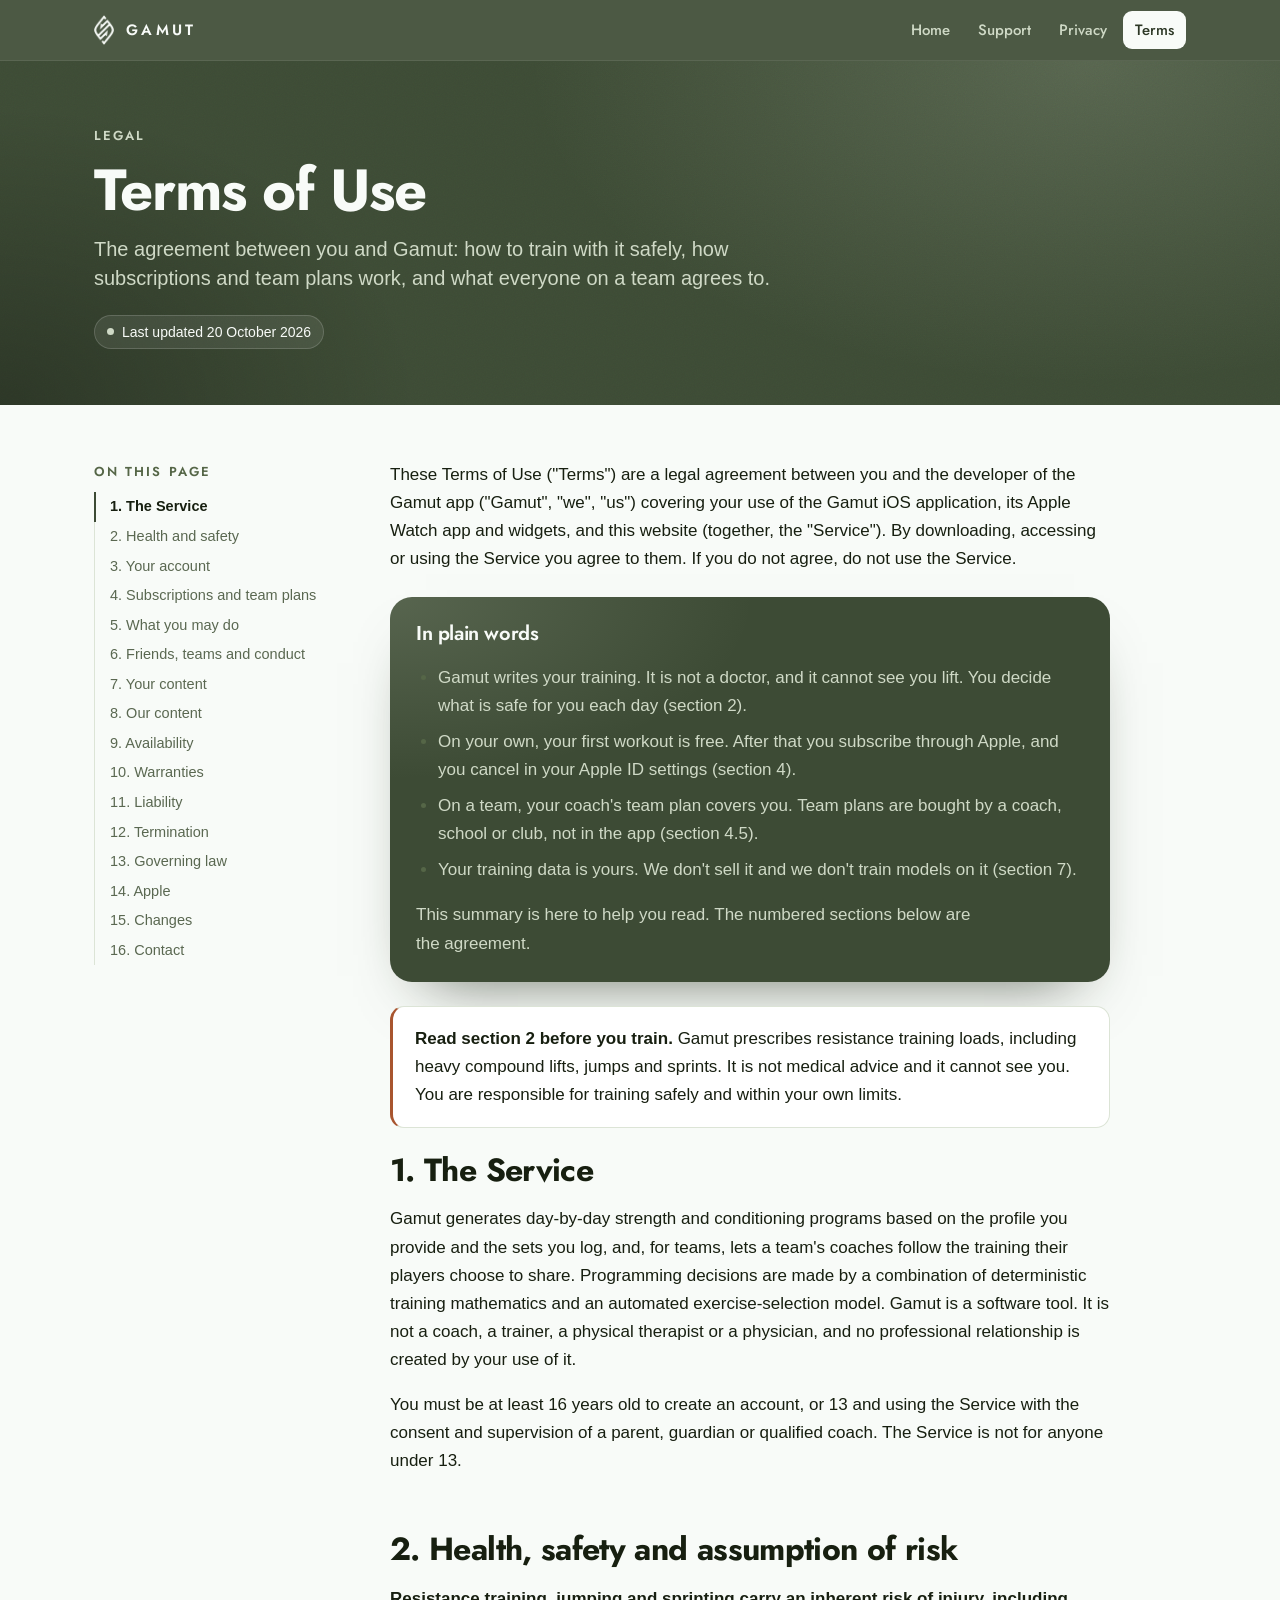
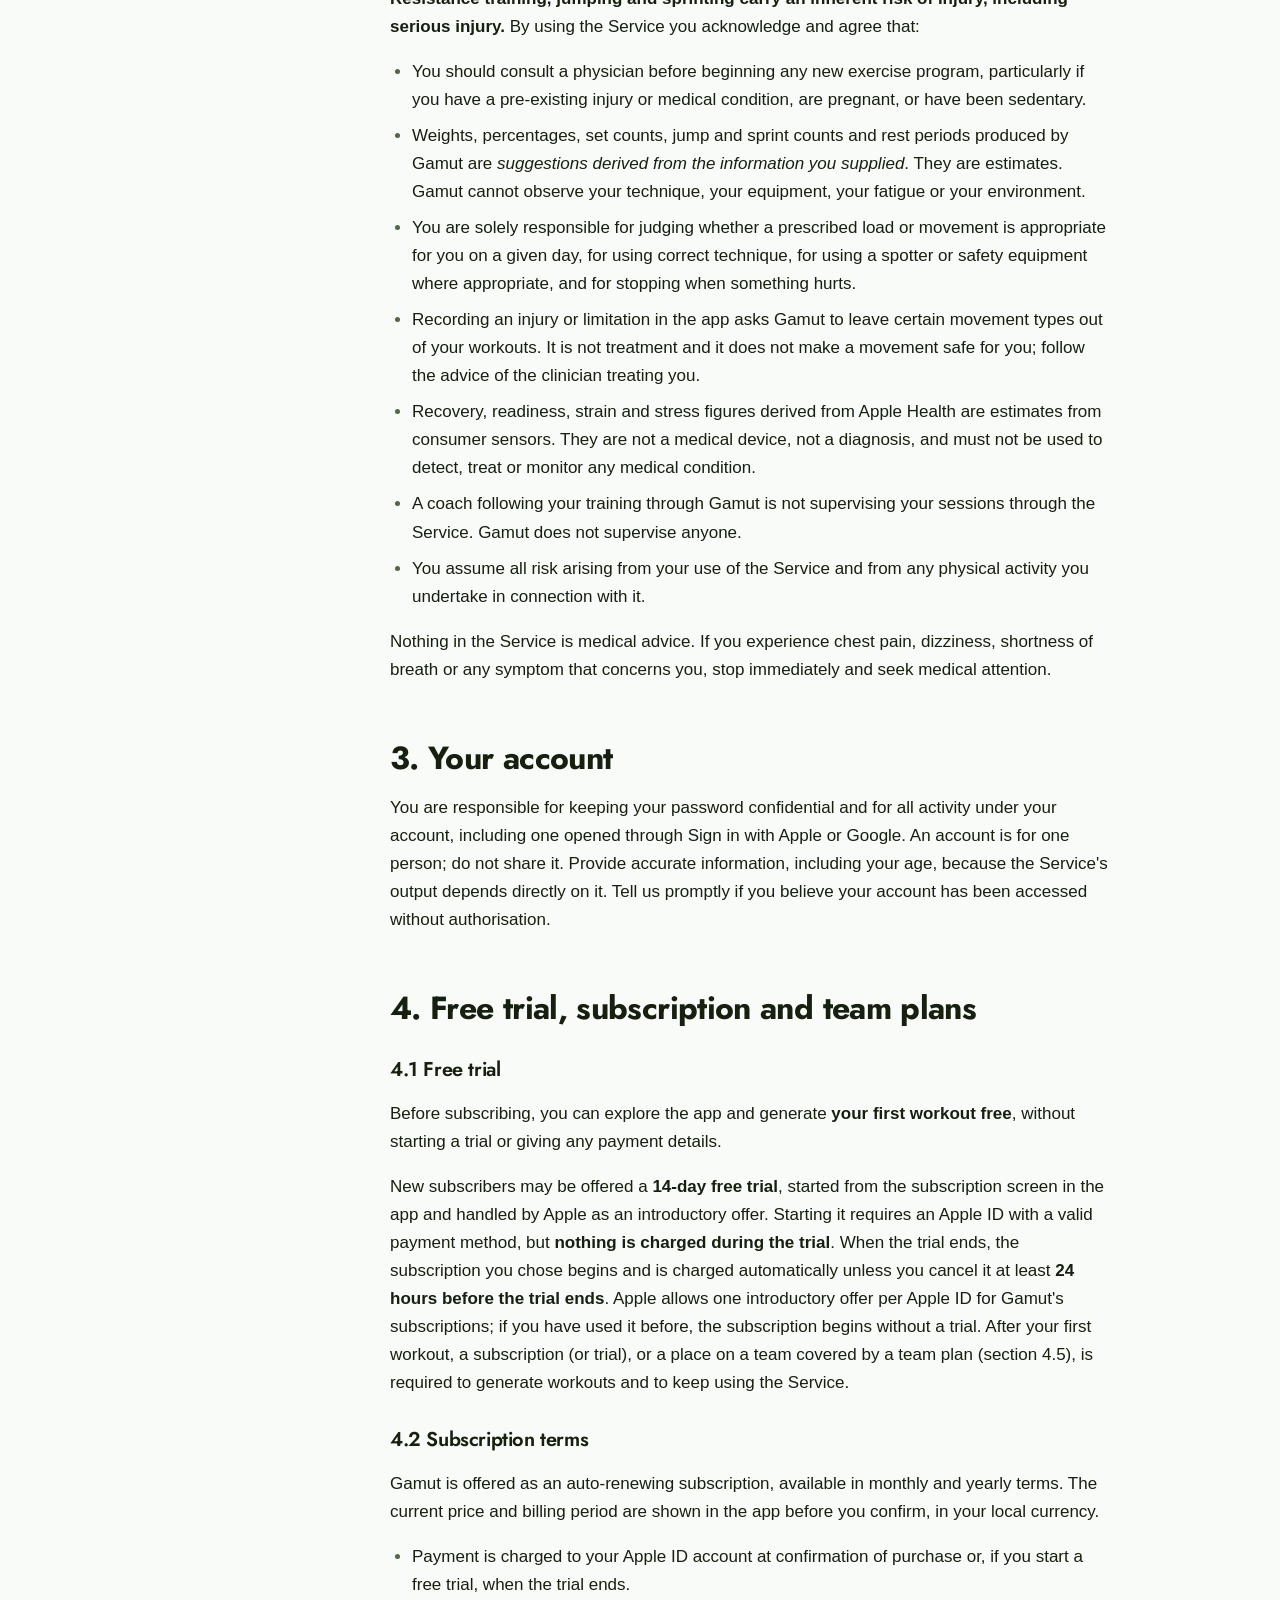
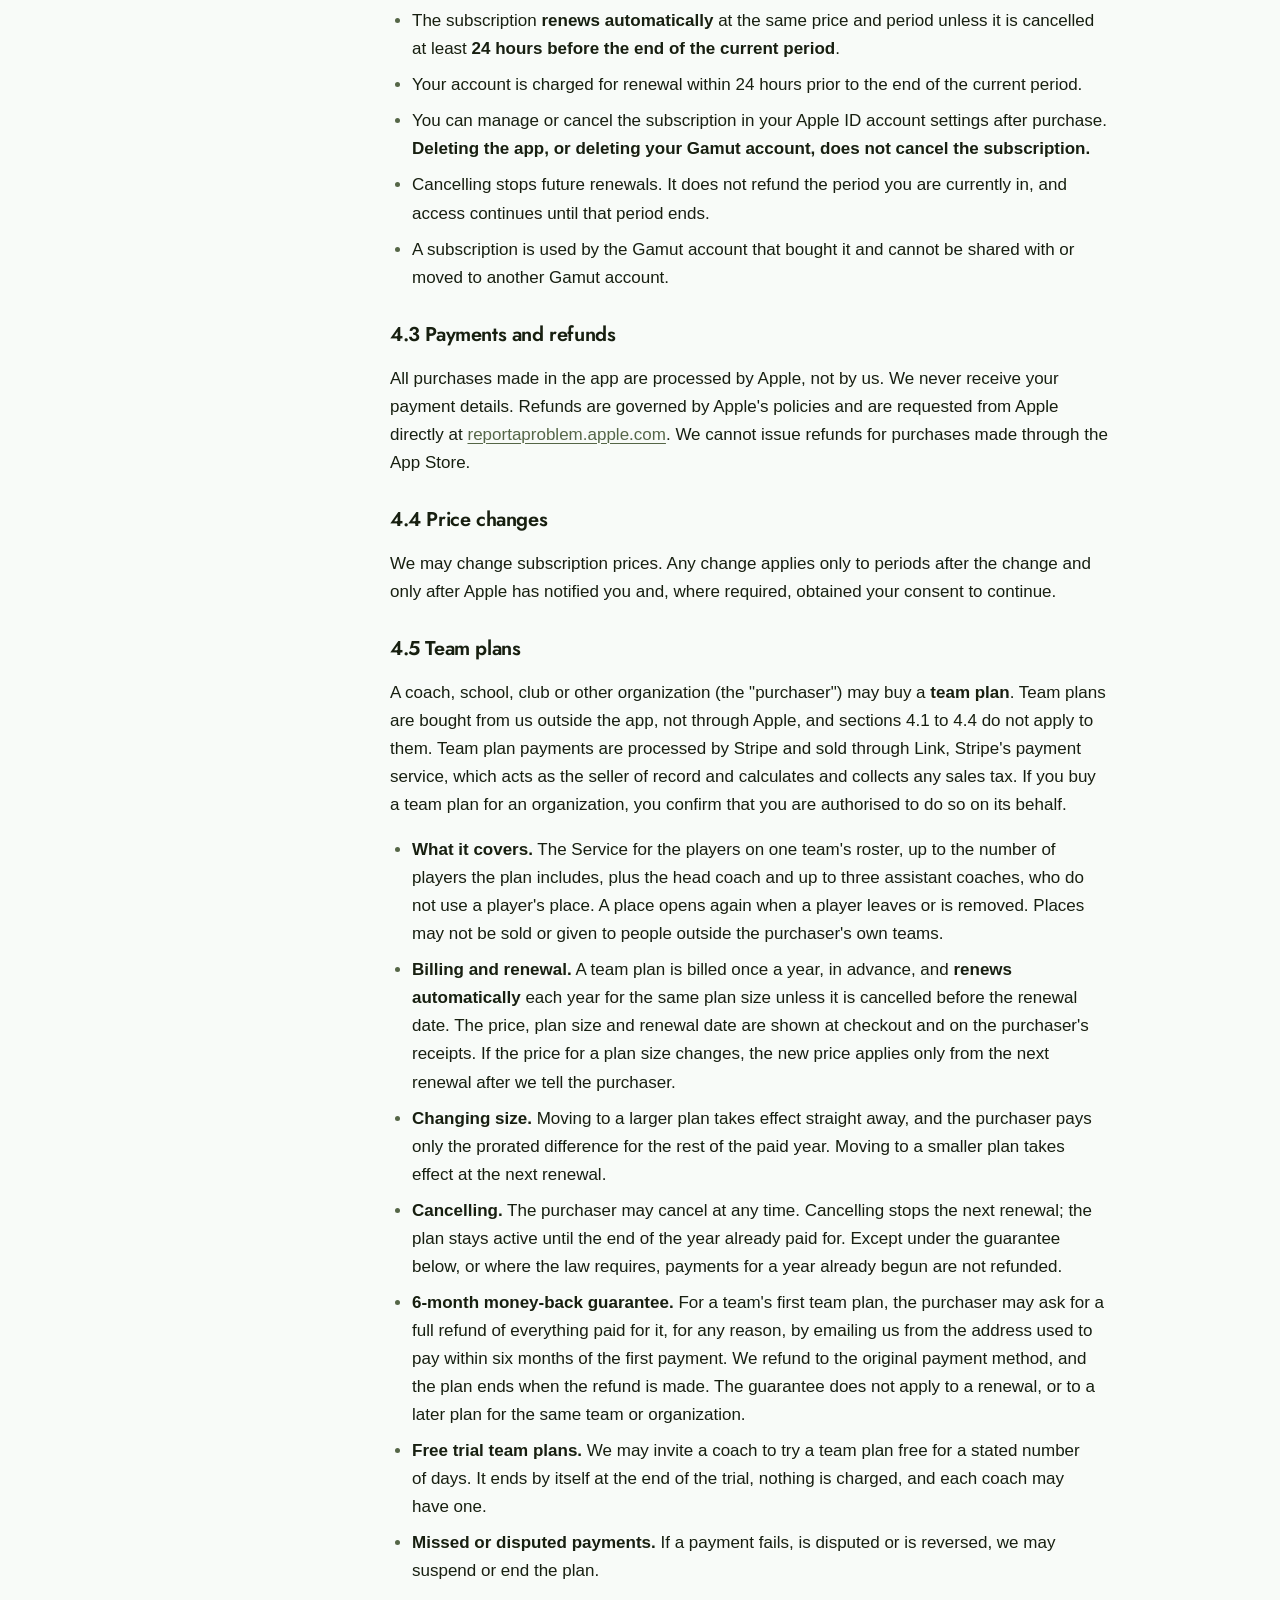
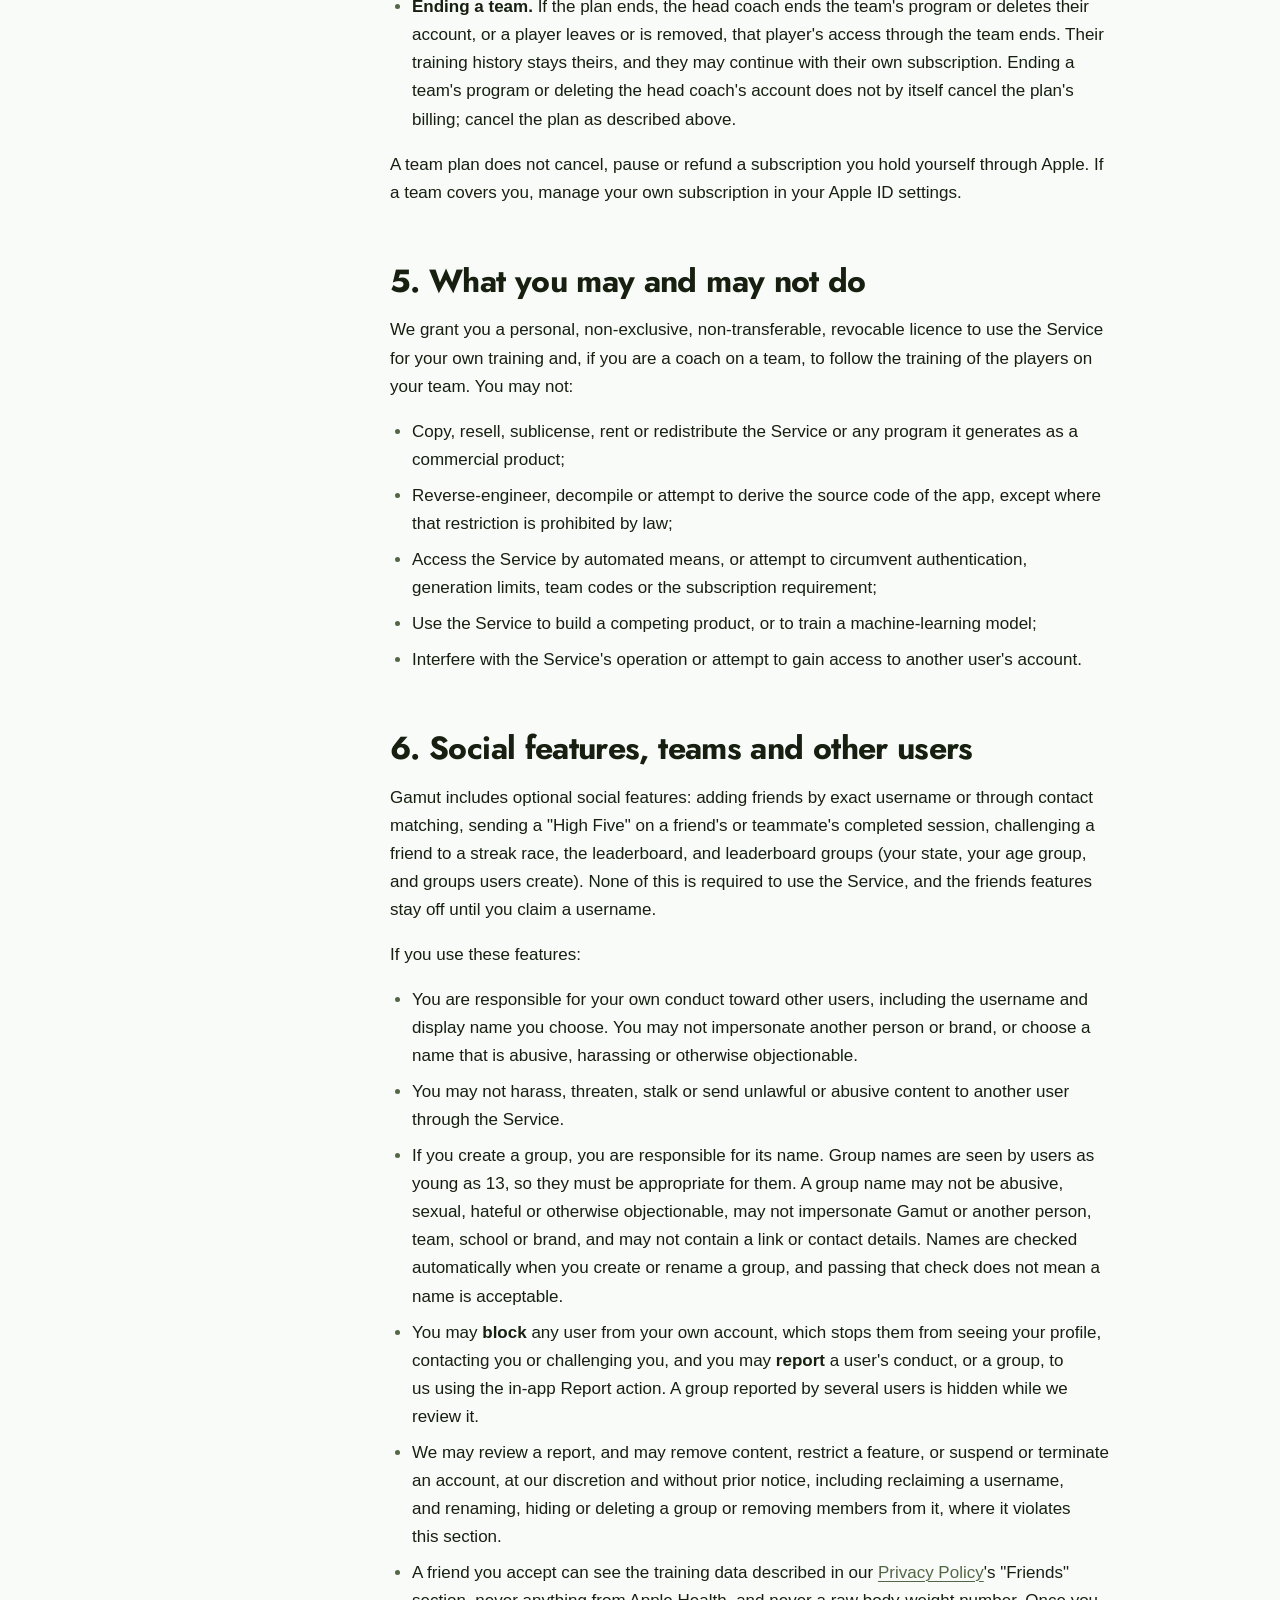
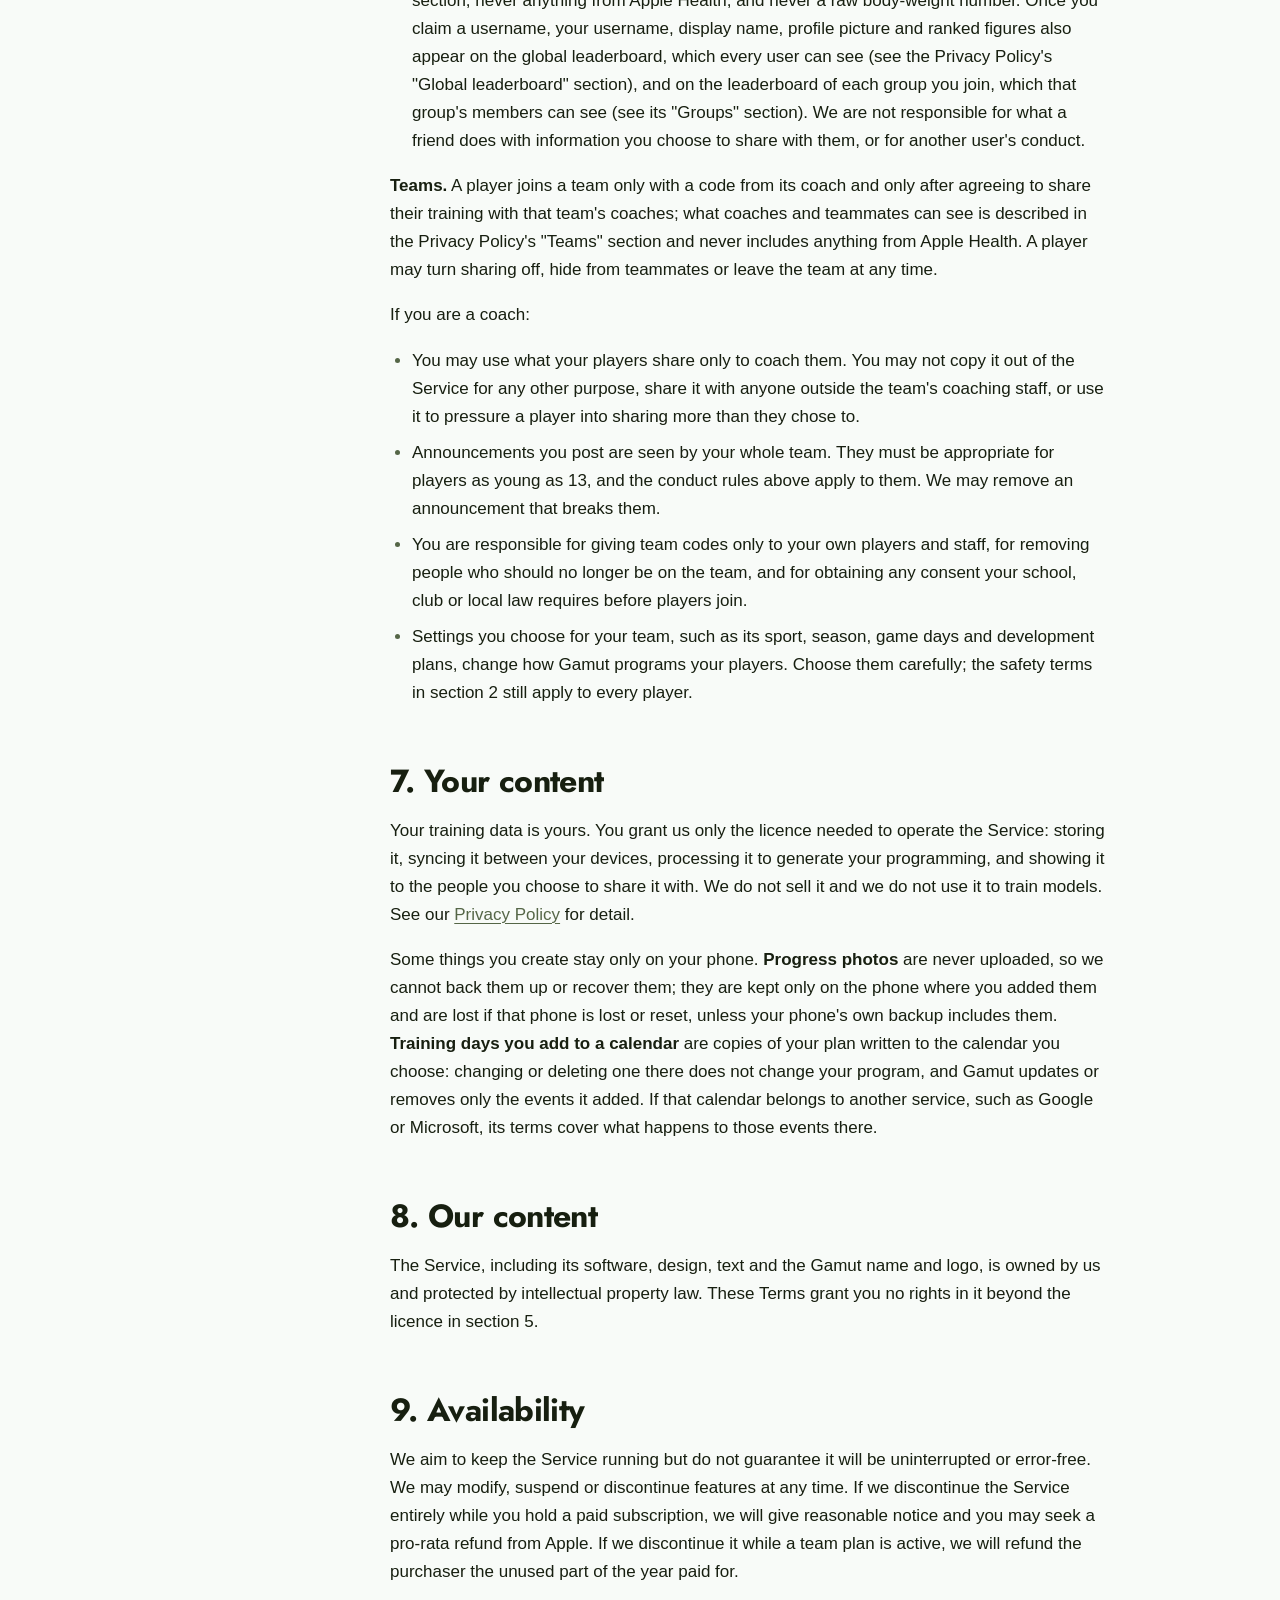
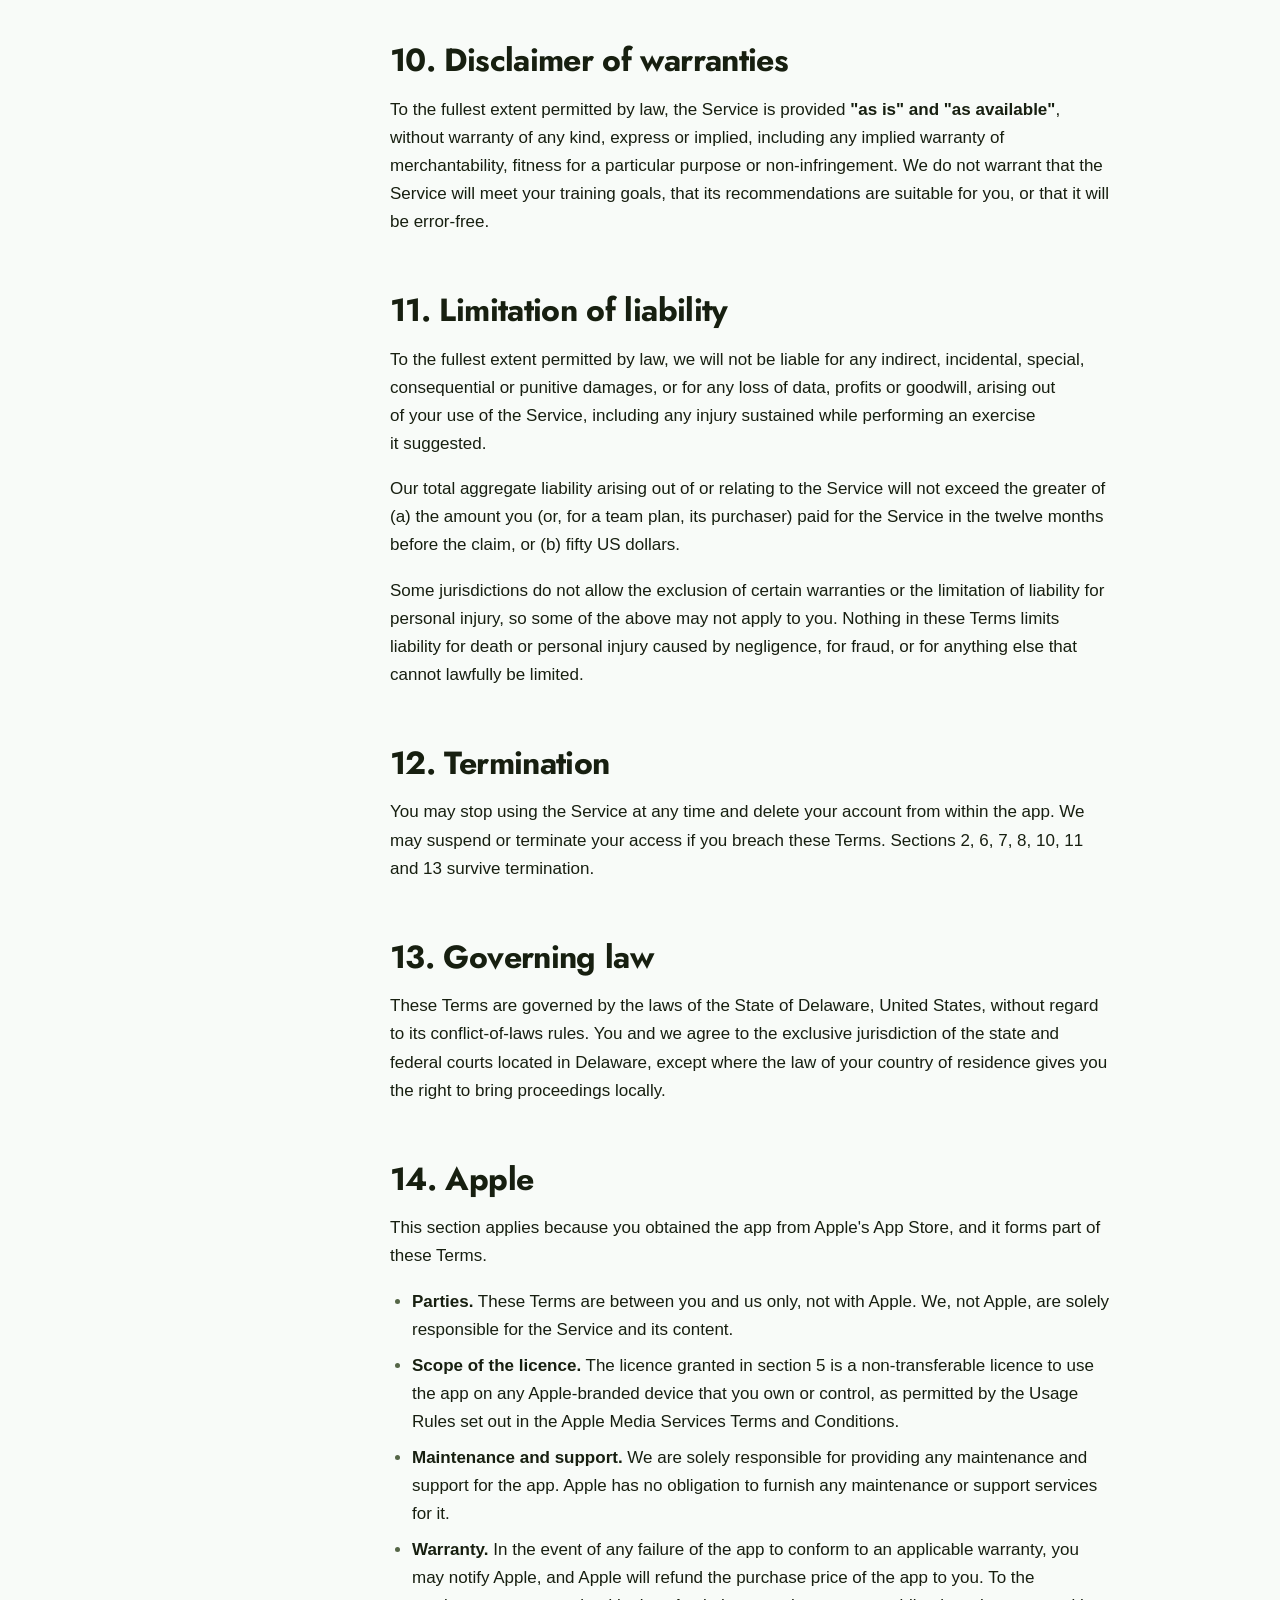
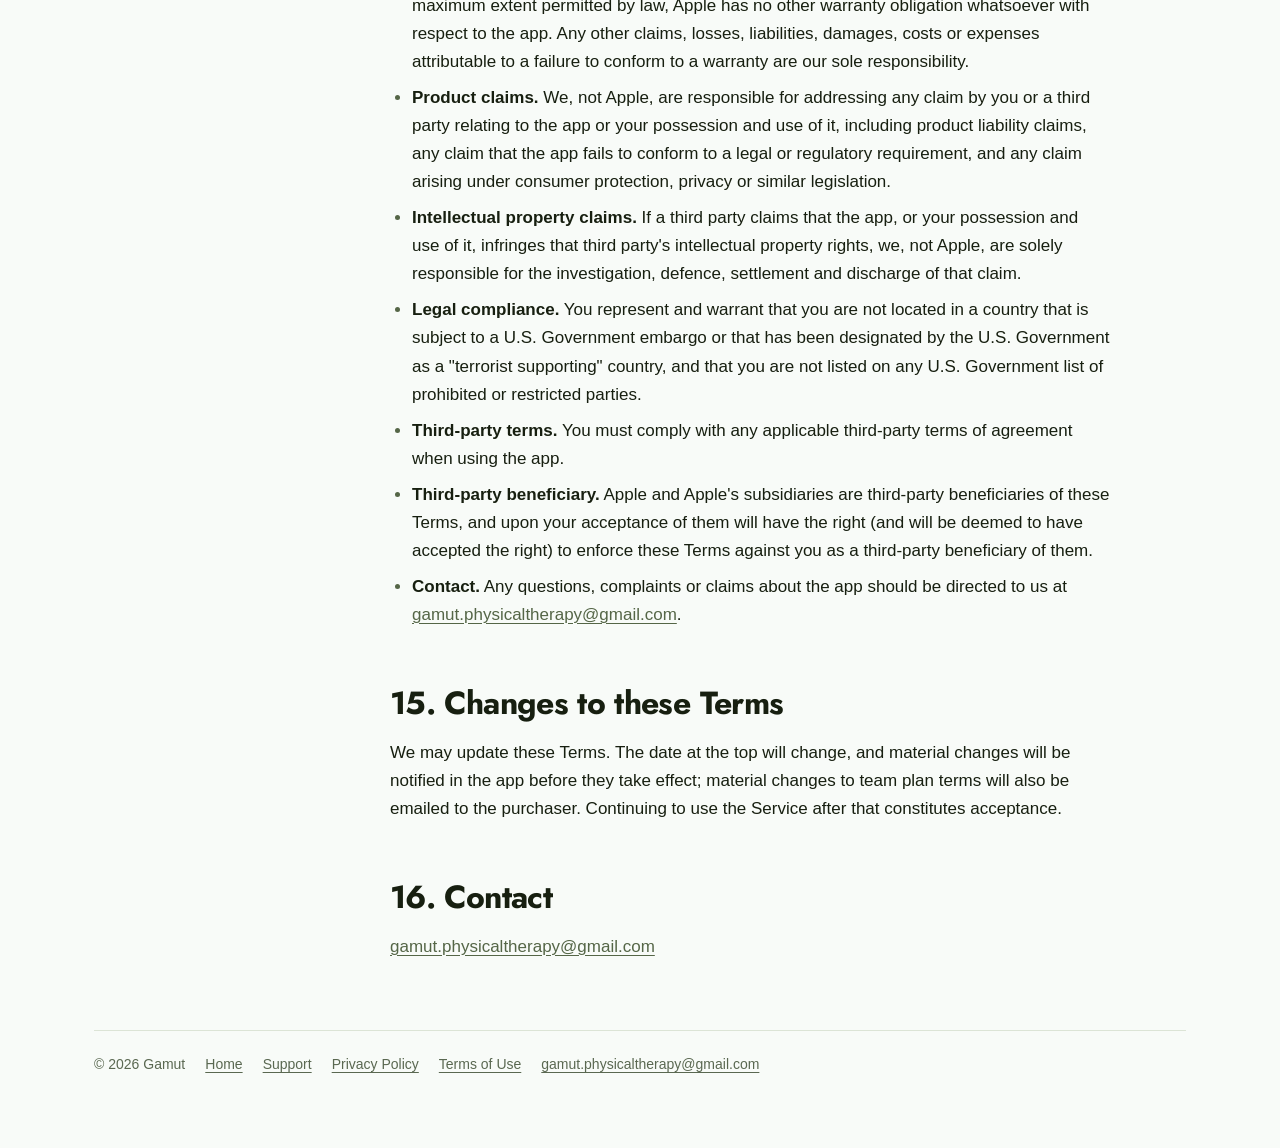
<file: terms.html>
<!doctype html>
<html lang="en">
<head>
<meta charset="utf-8">
<meta name="viewport" content="width=device-width, initial-scale=1">
<title>Terms of Use — Gamut</title>
<meta name="description" content="The agreement covering your use of Gamut, including safety, subscriptions and team plans.">
<meta name="theme-color" content="#3d4b35">
<meta property="og:title" content="Gamut Terms of Use">
<meta property="og:description" content="The agreement covering your use of Gamut, including safety, subscriptions and team plans.">
<meta property="og:type" content="website">
<meta property="og:site_name" content="Gamut">
<meta property="og:url" content="https://gamutphysicaltherapy-max.github.io/gamut-site/terms.html">
<meta property="og:image" content="https://gamutphysicaltherapy-max.github.io/gamut-site/img/og-site.jpg">
<meta property="og:image:width" content="1200">
<meta property="og:image:height" content="630">
<meta property="og:image:alt" content="Gamut: strength and speed training, built for you.">
<meta name="twitter:card" content="summary_large_image">
<link rel="apple-touch-icon" href="img/apple-touch-icon.png">
<link rel="icon" type="image/png" href="img/emblem.png">
<link rel="preconnect" href="https://fonts.googleapis.com">
<link rel="preconnect" href="https://fonts.gstatic.com" crossorigin>
<link href="https://fonts.googleapis.com/css2?family=Jost:wght@400;500;600;700&display=swap" rel="stylesheet">
<script>document.documentElement.classList.add('js')</script>
<link rel="stylesheet" href="docs.css">
<!--
  This page is ALSO the App Store EULA: studio/app-store/scripts/generate-eula.mjs
  turns everything from the page heading to the site footer into
  studio/legal-site/eula.txt (minus the contents list). After any edit here,
  re-run it and re-paste eula.txt into App Store Connect (App Information ->
  License Agreement). Keep the h1 tag bare (no attributes) and never write
  either tag's literal markup in a comment: the generator finds the first
  occurrence of each by exact match.
  Section 14 carries Apple's minimum EULA terms; don't trim it.
  The app opens this page, so it must never link to teams.html (3.1.1).
-->
</head>
<body>
<a class="skip" href="#main">Skip to content</a>

<header class="topbar">
  <div class="container">
    <a class="brand" href="index.html" aria-label="Gamut home"><span class="emblem" aria-hidden="true"></span><span class="brand-name">Gamut</span></a>
    <nav class="topnav" aria-label="Site">
      <a href="index.html">Home</a>
      <a href="support.html">Support</a>
      <a href="privacy.html">Privacy</a>
      <a href="terms.html" aria-current="page">Terms</a>
    </nav>
  </div>
</header>

<main id="main">

<section class="hero">
  <div class="container stagger">
    <p class="eyebrow">Legal</p>
<h1>Terms of Use</h1>
    <p class="lede">The agreement between you and Gamut: how to train with it safely, how subscriptions
    and team plans work, and what everyone on a team agrees to.</p>
    <p class="updated">Last updated 20 October 2026</p>
  </div>
</section>

<div class="container doc">
  <nav class="toc-wrap" aria-label="On this page">
    <details class="toc" open>
      <summary>On this page</summary>
      <ol>
        <li><a href="#service">1. The Service</a></li>
        <li><a href="#safety">2. Health and safety</a></li>
        <li><a href="#account">3. Your account</a></li>
        <li><a href="#subscription">4. Subscriptions and team plans</a></li>
        <li><a href="#licence">5. What you may do</a></li>
        <li><a href="#social">6. Friends, teams and conduct</a></li>
        <li><a href="#your-content">7. Your content</a></li>
        <li><a href="#our-content">8. Our content</a></li>
        <li><a href="#availability">9. Availability</a></li>
        <li><a href="#warranties">10. Warranties</a></li>
        <li><a href="#liability">11. Liability</a></li>
        <li><a href="#termination">12. Termination</a></li>
        <li><a href="#law">13. Governing law</a></li>
        <li><a href="#apple">14. Apple</a></li>
        <li><a href="#changes">15. Changes</a></li>
        <li><a href="#contact">16. Contact</a></li>
      </ol>
    </details>
  </nav>

  <article class="prose">

<p>These Terms of Use ("Terms") are a legal agreement between you and the developer of the Gamut
app ("Gamut", "we", "us") covering your use of the Gamut iOS application, its Apple Watch app and
widgets, and this website (together, the "Service"). By downloading, accessing or using the Service
you agree to them. If you do not agree, do not use the Service.</p>

<div class="callout key">
  <h3>In plain words</h3>
  <ul>
    <li>Gamut writes your training. It is not a doctor, and it cannot see you lift. You decide what is
    safe for you each day (section 2).</li>
    <li>On your own, your first workout is free. After that you subscribe through Apple, and you cancel in your Apple ID settings (section 4).</li>
    <li>On a team, your coach's team plan covers you. Team plans are bought by a coach, school or club,
    not in the app (section 4.5).</li>
    <li>Your training data is yours. We don't sell it and we don't train models on it (section 7).</li>
  </ul>
  <p>This summary is here to help you read. The numbered sections below are the agreement.</p>
</div>

<div class="callout warn">
  <p><strong>Read section 2 before you train.</strong> Gamut prescribes resistance training loads,
  including heavy compound lifts, jumps and sprints. It is not medical advice and it cannot see you.
  You are responsible for training safely and within your own limits.</p>
</div>

<h2 id="service">1. The Service</h2>
<p>Gamut generates day-by-day strength and conditioning programs based on the profile you provide
and the sets you log, and, for teams, lets a team's coaches follow the training their players
choose to share. Programming decisions are made by a combination of deterministic training
mathematics and an automated exercise-selection model. Gamut is a software tool. It is not a coach,
a trainer, a physical therapist or a physician, and no professional relationship is created by your
use of it.</p>
<p>You must be at least 16 years old to create an account, or 13 and using the Service with the
consent and supervision of a parent, guardian or qualified coach. The Service is not for anyone
under 13.</p>

<h2 id="safety">2. Health, safety and assumption of risk</h2>
<p><strong>Resistance training, jumping and sprinting carry an inherent risk of injury, including
serious injury.</strong> By using the Service you acknowledge and agree that:</p>
<ul>
  <li>You should consult a physician before beginning any new exercise program, particularly if you
  have a pre-existing injury or medical condition, are pregnant, or have been sedentary.</li>
  <li>Weights, percentages, set counts, jump and sprint counts and rest periods produced by Gamut are
  <em>suggestions derived from the information you supplied</em>. They are estimates. Gamut cannot
  observe your technique, your equipment, your fatigue or your environment.</li>
  <li>You are solely responsible for judging whether a prescribed load or movement is appropriate
  for you on a given day, for using correct technique, for using a spotter or safety equipment
  where appropriate, and for stopping when something hurts.</li>
  <li>Recording an injury or limitation in the app asks Gamut to leave certain movement types out
  of your workouts. It is not treatment and it does not make a movement safe for you; follow the
  advice of the clinician treating you.</li>
  <li>Recovery, readiness, strain and stress figures derived from Apple Health are estimates from
  consumer sensors. They are not a medical device, not a diagnosis, and must not be used to detect,
  treat or monitor any medical condition.</li>
  <li>A coach following your training through Gamut is not supervising your sessions through the
  Service. Gamut does not supervise anyone.</li>
  <li>You assume all risk arising from your use of the Service and from any physical activity you
  undertake in connection with it.</li>
</ul>
<p>Nothing in the Service is medical advice. If you experience chest pain, dizziness, shortness of
breath or any symptom that concerns you, stop immediately and seek medical attention.</p>

<h2 id="account">3. Your account</h2>
<p>You are responsible for keeping your password confidential and for all activity under your
account, including one opened through Sign in with Apple or Google. An account is for one person;
do not share it. Provide accurate information, including your age, because the Service's output
depends directly on it. Tell us promptly if you believe your account has been accessed without
authorisation.</p>

<h2 id="subscription">4. Free trial, subscription and team plans</h2>

<h3>4.1 Free trial</h3>
<p>Before subscribing, you can explore the app and generate <strong>your first workout free</strong>,
without starting a trial or giving any payment details.</p>
<p>New subscribers may be offered a <strong>14-day free trial</strong>, started from the
subscription screen in the app and handled by Apple as an introductory offer. Starting it requires
an Apple ID with a valid payment method, but <strong>nothing is charged during the trial</strong>.
When the trial ends, the subscription you chose begins and is charged automatically unless you
cancel it at least <strong>24 hours before the trial ends</strong>. Apple allows one introductory
offer per Apple ID for Gamut's subscriptions; if you have used it before, the subscription begins
without a trial. After your first workout, a subscription (or trial), or a place on a team covered
by a team plan (section 4.5), is required to generate workouts and to keep using the Service.</p>

<h3>4.2 Subscription terms</h3>
<p>Gamut is offered as an auto-renewing subscription, available in monthly and yearly terms. The
current price and billing period are shown in the app before you confirm, in your local currency.</p>
<ul>
  <li>Payment is charged to your Apple ID account at confirmation of purchase or, if you start a
  free trial, when the trial ends.</li>
  <li>The subscription <strong>renews automatically</strong> at the same price and period unless it
  is cancelled at least <strong>24 hours before the end of the current period</strong>.</li>
  <li>Your account is charged for renewal within 24 hours prior to the end of the current
  period.</li>
  <li>You can manage or cancel the subscription in your Apple ID account settings after purchase.
  <strong>Deleting the app, or deleting your Gamut account, does not cancel the
  subscription.</strong></li>
  <li>Cancelling stops future renewals. It does not refund the period you are currently in, and
  access continues until that period ends.</li>
  <li>A subscription is used by the Gamut account that bought it and cannot be shared with or moved
  to another Gamut account.</li>
</ul>

<h3>4.3 Payments and refunds</h3>
<p>All purchases made in the app are processed by Apple, not by us. We never receive your payment
details. Refunds are governed by Apple's policies and are requested from Apple directly at
<a href="https://reportaproblem.apple.com">reportaproblem.apple.com</a>. We cannot issue refunds
for purchases made through the App Store.</p>

<h3>4.4 Price changes</h3>
<p>We may change subscription prices. Any change applies only to periods after the change and only
after Apple has notified you and, where required, obtained your consent to continue.</p>

<h3>4.5 Team plans</h3>
<p>A coach, school, club or other organization (the "purchaser") may buy a <strong>team
plan</strong>. Team plans are bought from us outside the app, not through Apple, and sections 4.1
to 4.4 do not apply to them. Team plan payments are processed by Stripe and sold through Link,
Stripe's payment service, which acts as the seller of record and calculates and collects any sales
tax. If you buy a team plan for an organization, you confirm that you are authorised to do so on
its behalf.</p>
<ul>
  <li><strong>What it covers.</strong> The Service for the players on one team's roster, up to the
  number of players the plan includes, plus the head coach and up to three assistant coaches, who
  do not use a player's place. A place opens again when a player leaves or is removed. Places may
  not be sold or given to people outside the purchaser's own teams.</li>
  <li><strong>Billing and renewal.</strong> A team plan is billed once a year, in advance, and
  <strong>renews automatically</strong> each year for the same plan size unless it is cancelled
  before the renewal date. The price, plan size and renewal date are shown at checkout and on the
  purchaser's receipts. If the price for a plan size changes, the new price applies only from the
  next renewal after we tell the purchaser.</li>
  <li><strong>Changing size.</strong> Moving to a larger plan takes effect straight away, and the
  purchaser pays only the prorated difference for the rest of the paid year. Moving to a smaller
  plan takes effect at the next renewal.</li>
  <li><strong>Cancelling.</strong> The purchaser may cancel at any time. Cancelling stops the next
  renewal; the plan stays active until the end of the year already paid for. Except under the
  guarantee below, or where the law requires, payments for a year already begun are not
  refunded.</li>
  <li><strong>6-month money-back guarantee.</strong> For a team's first team plan, the purchaser may
  ask for a full refund of everything paid for it, for any reason, by emailing us from the address
  used to pay within six months of the first payment. We refund to the original payment method,
  and the plan ends when the refund is made. The guarantee does not apply to a renewal, or to a
  later plan for the same team or organization.</li>
  <li><strong>Free trial team plans.</strong> We may invite a coach to try a team plan free for a
  stated number of days. It ends by itself at the end of the trial, nothing is charged, and each
  coach may have one.</li>
  <li><strong>Missed or disputed payments.</strong> If a payment fails, is disputed or is reversed,
  we may suspend or end the plan.</li>
  <li><strong>Ending a team.</strong> If the plan ends, the head coach ends the team's program or
  deletes their account, or a player leaves or is removed, that player's access through the team
  ends. Their training history stays theirs, and they may continue with their own subscription.
  Ending a team's program or deleting the head coach's account does not by itself cancel the
  plan's billing; cancel the plan as described above.</li>
</ul>
<p>A team plan does not cancel, pause or refund a subscription you hold yourself through Apple. If a
team covers you, manage your own subscription in your Apple ID settings.</p>

<h2 id="licence">5. What you may and may not do</h2>
<p>We grant you a personal, non-exclusive, non-transferable, revocable licence to use the Service
for your own training and, if you are a coach on a team, to follow the training of the players on
your team. You may not:</p>
<ul>
  <li>Copy, resell, sublicense, rent or redistribute the Service or any program it generates as a
  commercial product;</li>
  <li>Reverse-engineer, decompile or attempt to derive the source code of the app, except where
  that restriction is prohibited by law;</li>
  <li>Access the Service by automated means, or attempt to circumvent authentication, generation
  limits, team codes or the subscription requirement;</li>
  <li>Use the Service to build a competing product, or to train a machine-learning model;</li>
  <li>Interfere with the Service's operation or attempt to gain access to another user's
  account.</li>
</ul>

<h2 id="social">6. Social features, teams and other users</h2>
<p>Gamut includes optional social features: adding friends by exact username or through contact
matching, sending a "High Five" on a friend's or teammate's completed session, challenging a friend
to a streak race, the leaderboard, and leaderboard groups (your state, your age group, and groups
users create). None of this is required to use the Service, and the friends features stay off
until you claim a username.</p>
<p>If you use these features:</p>
<ul>
  <li>You are responsible for your own conduct toward other users, including the username and
  display name you choose. You may not impersonate another person or brand, or choose a name that
  is abusive, harassing or otherwise objectionable.</li>
  <li>You may not harass, threaten, stalk or send unlawful or abusive content to another user
  through the Service.</li>
  <li>If you create a group, you are responsible for its name. Group names are seen by users as
  young as 13, so they must be appropriate for them. A group name may not be abusive, sexual,
  hateful or otherwise objectionable, may not impersonate Gamut or another person, team, school or
  brand, and may not contain a link or contact details. Names are checked automatically when you
  create or rename a group, and passing that check does not mean a name is acceptable.</li>
  <li>You may <strong>block</strong> any user from your own account, which stops them from seeing
  your profile, contacting you or challenging you, and you may <strong>report</strong> a user's
  conduct, or a group, to us using the in-app Report action. A group reported by several users is
  hidden while we review it.</li>
  <li>We may review a report, and may remove content, restrict a feature, or suspend or terminate
  an account, at our discretion and without prior notice, including reclaiming a username, and
  renaming, hiding or deleting a group or removing members from it, where it violates this
  section.</li>
  <li>A friend you accept can see the training data described in our
  <a href="privacy.html">Privacy Policy</a>'s "Friends" section, never anything from Apple Health,
  and never a raw body-weight number. Once you claim a username, your username, display name,
  profile picture and ranked figures also appear on the global leaderboard, which every user can
  see (see the Privacy Policy's "Global leaderboard" section), and on the leaderboard of each group
  you join, which that group's members can see (see its "Groups" section). We are not responsible
  for what a friend does with information you choose to share with them, or for another user's
  conduct.</li>
</ul>
<p><strong>Teams.</strong> A player joins a team only with a code from its coach and only after
agreeing to share their training with that team's coaches; what coaches and teammates can see is
described in the Privacy Policy's "Teams" section and never includes anything from Apple Health. A
player may turn sharing off, hide from teammates or leave the team at any time.</p>
<p>If you are a coach:</p>
<ul>
  <li>You may use what your players share only to coach them. You may not copy it out of the Service
  for any other purpose, share it with anyone outside the team's coaching staff, or use it to
  pressure a player into sharing more than they chose to.</li>
  <li>Announcements you post are seen by your whole team. They must be appropriate for players as
  young as 13, and the conduct rules above apply to them. We may remove an announcement that breaks
  them.</li>
  <li>You are responsible for giving team codes only to your own players and staff, for removing
  people who should no longer be on the team, and for obtaining any consent your school, club or
  local law requires before players join.</li>
  <li>Settings you choose for your team, such as its sport, season, game days and development plans,
  change how Gamut programs your players. Choose them carefully; the safety terms in section 2 still
  apply to every player.</li>
</ul>

<h2 id="your-content">7. Your content</h2>
<p>Your training data is yours. You grant us only the licence needed to operate the Service:
storing it, syncing it between your devices, processing it to generate your programming, and
showing it to the people you choose to share it with. We do not sell it and we do not use it to
train models. See our <a href="privacy.html">Privacy Policy</a> for detail.</p>
<p>Some things you create stay only on your phone. <strong>Progress photos</strong> are never
uploaded, so we cannot back them up or recover them; they are kept only on the phone where you
added them and are lost if that phone is lost or reset, unless your phone's own backup includes
them. <strong>Training days you add to a calendar</strong> are copies of your plan written to the
calendar you choose: changing or deleting one there does not change your program, and Gamut
updates or removes only the events it added. If that calendar belongs to another service, such as
Google or Microsoft, its terms cover what happens to those events there.</p>

<h2 id="our-content">8. Our content</h2>
<p>The Service, including its software, design, text and the Gamut name and logo, is owned by us
and protected by intellectual property law. These Terms grant you no rights in it beyond the
licence in section 5.</p>

<h2 id="availability">9. Availability</h2>
<p>We aim to keep the Service running but do not guarantee it will be uninterrupted or error-free.
We may modify, suspend or discontinue features at any time. If we discontinue the Service entirely
while you hold a paid subscription, we will give reasonable notice and you may seek a pro-rata
refund from Apple. If we discontinue it while a team plan is active, we will refund the purchaser
the unused part of the year paid for.</p>

<h2 id="warranties">10. Disclaimer of warranties</h2>
<p>To the fullest extent permitted by law, the Service is provided <strong>"as is" and "as
available"</strong>, without warranty of any kind, express or implied, including any implied
warranty of merchantability, fitness for a particular purpose or non-infringement. We do not
warrant that the Service will meet your training goals, that its recommendations are suitable for
you, or that it will be error-free.</p>

<h2 id="liability">11. Limitation of liability</h2>
<p>To the fullest extent permitted by law, we will not be liable for any indirect, incidental,
special, consequential or punitive damages, or for any loss of data, profits or goodwill, arising
out of your use of the Service, including any injury sustained while performing an exercise it
suggested.</p>
<p>Our total aggregate liability arising out of or relating to the Service will not exceed the
greater of (a) the amount you (or, for a team plan, its purchaser) paid for the Service in the
twelve months before the claim, or (b) fifty US dollars.</p>
<p>Some jurisdictions do not allow the exclusion of certain warranties or the limitation of
liability for personal injury, so some of the above may not apply to you. Nothing in these Terms
limits liability for death or personal injury caused by negligence, for fraud, or for anything else
that cannot lawfully be limited.</p>

<h2 id="termination">12. Termination</h2>
<p>You may stop using the Service at any time and delete your account from within the app. We may
suspend or terminate your access if you breach these Terms. Sections 2, 6, 7, 8, 10, 11 and 13
survive termination.</p>

<h2 id="law">13. Governing law</h2>
<p>These Terms are governed by the laws of the State of Delaware, United States, without regard to
its conflict-of-laws rules. You and we agree to the exclusive jurisdiction of the state and federal
courts located in Delaware, except where the law of your country of residence gives you the right
to bring proceedings locally.</p>

<h2 id="apple">14. Apple</h2>
<p>This section applies because you obtained the app from Apple's App Store, and it forms part of
these Terms.</p>
<ul>
  <li><strong>Parties.</strong> These Terms are between you and us only, not with Apple. We, not
  Apple, are solely responsible for the Service and its content.</li>
  <li><strong>Scope of the licence.</strong> The licence granted in section 5 is a non-transferable
  licence to use the app on any Apple-branded device that you own or control, as permitted by the
  Usage Rules set out in the Apple Media Services Terms and Conditions.</li>
  <li><strong>Maintenance and support.</strong> We are solely responsible for providing any
  maintenance and support for the app. Apple has no obligation to furnish any maintenance or
  support services for it.</li>
  <li><strong>Warranty.</strong> In the event of any failure of the app to conform to an applicable
  warranty, you may notify Apple, and Apple will refund the purchase price of the app to you. To
  the maximum extent permitted by law, Apple has no other warranty obligation whatsoever with
  respect to the app. Any other claims, losses, liabilities, damages, costs or expenses
  attributable to a failure to conform to a warranty are our sole responsibility.</li>
  <li><strong>Product claims.</strong> We, not Apple, are responsible for addressing any claim by
  you or a third party relating to the app or your possession and use of it, including product
  liability claims, any claim that the app fails to conform to a legal or regulatory requirement,
  and any claim arising under consumer protection, privacy or similar legislation.</li>
  <li><strong>Intellectual property claims.</strong> If a third party claims that the app, or your
  possession and use of it, infringes that third party's intellectual property rights, we, not
  Apple, are solely responsible for the investigation, defence, settlement and discharge of that
  claim.</li>
  <li><strong>Legal compliance.</strong> You represent and warrant that you are not located in a
  country that is subject to a U.S. Government embargo or that has been designated by the U.S.
  Government as a "terrorist supporting" country, and that you are not listed on any U.S.
  Government list of prohibited or restricted parties.</li>
  <li><strong>Third-party terms.</strong> You must comply with any applicable third-party terms of
  agreement when using the app.</li>
  <li><strong>Third-party beneficiary.</strong> Apple and Apple's subsidiaries are third-party
  beneficiaries of these Terms, and upon your acceptance of them will have the right (and will be
  deemed to have accepted the right) to enforce these Terms against you as a third-party
  beneficiary of them.</li>
  <li><strong>Contact.</strong> Any questions, complaints or claims about the app should be
  directed to us at <a href="mailto:gamut.physicaltherapy@gmail.com">gamut.physicaltherapy@gmail.com</a>.</li>
</ul>

<h2 id="changes">15. Changes to these Terms</h2>
<p>We may update these Terms. The date at the top will change, and material changes will be
notified in the app before they take effect; material changes to team plan terms will also be
emailed to the purchaser. Continuing to use the Service after that constitutes acceptance.</p>

<h2 id="contact">16. Contact</h2>
<p><a href="mailto:gamut.physicaltherapy@gmail.com">gamut.physicaltherapy@gmail.com</a></p>

  </article>
</div>

</main>

<footer class="site">
  <div class="container"><div class="links">
    <span>© 2026 Gamut</span>
    <a href="index.html">Home</a>
    <a href="support.html">Support</a>
    <a href="privacy.html">Privacy Policy</a>
    <a href="terms.html">Terms of Use</a>
    <a href="mailto:gamut.physicaltherapy@gmail.com">gamut.physicaltherapy@gmail.com</a>
  </div></div>
</footer>

<script src="docs.js"></script>
<script src="stats.js" defer></script>
</body>
</html>
</file>
<file: landing.css>
/* Gamut's two landing pages (index.html, teams.html). The document pages
   (privacy, terms, support) keep docs.css.

   The look is the app's own dark scheme, committed to: the launch screen's
   near-black green, sage for accents, ember for the one warm note. The shapes
   are the app's too (src/theme/tokens.ts): the FACET (top-left and
   bottom-right corners wide, the other two cut), the INDEX TAB set into a
   card's top edge, and the DIAMOND that marks anything you can choose. The
   moving background is AmbientBackground's: two drifting washes, contour
   lines, rising diamond motes.

   Motion rules: transforms and opacity only; everything that hides content
   until it animates is gated on html.js (set inline in each page's head), so
   a page with scripts off is complete; Reduce Motion stops all of it. */
:root {
  color-scheme: dark;
  --ink: #090c05;
  --ink-2: #0d1208;
  --surface: #131a0c;
  --raised: #1b2313;
  --line: #2a3220;
  --line-2: #3d4a32;
  --text: #eef3ea;
  --muted: #a6b499;
  --dim: #7f8d72;
  --sage: #9db08e;
  --sage-bright: #c9d6bd;
  --cream: #f2efe9;
  --on-cream: #141a0d;
  --ember: #dc8d62;
  --amber: #d9aa62;
  --red: #e28b79;
  --facet: 26px 7px 26px 7px;
  --facet-lg: 34px 9px 34px 9px;
  --facet-sm: 14px 4px 14px 4px;
  --display: "Jost", -apple-system, BlinkMacSystemFont, "Segoe UI", sans-serif;
  --body: -apple-system, BlinkMacSystemFont, "Segoe UI", Roboto, Helvetica, Arial, sans-serif;
  --ease: cubic-bezier(0.2, 0.7, 0.2, 1);
  --spring: cubic-bezier(0.3, 1.4, 0.5, 1);
  --check: url("data:image/svg+xml;utf8,<svg xmlns='http://www.w3.org/2000/svg' viewBox='0 0 20 20'><path d='M5.5 10.5l3 3 6-7' fill='none' stroke='black' stroke-width='2.2' stroke-linecap='round' stroke-linejoin='round'/></svg>");
  --chev: url("data:image/svg+xml;utf8,<svg xmlns='http://www.w3.org/2000/svg' viewBox='0 0 20 20'><path d='M6 8l4 4 4-4' fill='none' stroke='black' stroke-width='2' stroke-linecap='round' stroke-linejoin='round'/></svg>");
  --shield: url("data:image/svg+xml;utf8,<svg xmlns='http://www.w3.org/2000/svg' viewBox='0 0 20 20'><path d='M10 1.5l6.5 2.6v5.1c0 4-2.8 7.4-6.5 8.8-3.7-1.4-6.5-4.8-6.5-8.8V4.1z M6.6 10.2l2.4 2.4 4.4-4.8' fill='none' stroke='black' stroke-width='1.8' stroke-linejoin='round' stroke-linecap='round'/></svg>");
}

* { box-sizing: border-box; }
html { -webkit-text-size-adjust: 100%; scroll-behavior: smooth; scroll-padding-top: 92px; }
body {
  margin: 0; background: var(--ink); color: var(--text); overflow-x: hidden;
  font-family: var(--body); font-size: 17px; line-height: 1.6; -webkit-font-smoothing: antialiased;
}
img { display: block; max-width: 100%; height: auto; }
a { color: var(--sage-bright); text-underline-offset: 3px; text-decoration-thickness: 1px; }
a:hover { color: var(--text); }
:focus-visible { outline: 2px solid var(--sage-bright); outline-offset: 3px; border-radius: 6px; }
h1, h2, h3 { font-family: var(--display); letter-spacing: -0.025em; text-wrap: balance; margin: 0; }
p { text-wrap: pretty; }
.num { font-variant-numeric: tabular-nums; }
.container { position: relative; width: 100%; max-width: 1180px; margin: 0 auto; padding: 0 28px; }
.skip { position: absolute; left: -9999px; top: 8px; z-index: 60; background: var(--cream); color: var(--on-cream); padding: 8px 14px; border-radius: 8px; }
.skip:focus { left: 12px; }
html:not(.js) .js-only { display: none; }
main, footer { position: relative; z-index: 1; }

/* ---------- The moving background ---------- */
.ambient { position: fixed; inset: 0; z-index: 0; overflow: hidden; pointer-events: none; }
.ambient .wash { position: absolute; border-radius: 50%; filter: blur(90px); will-change: transform; }
.ambient .wash.a { width: 62vmax; height: 62vmax; left: -18vmax; top: -22vmax; background: rgba(122, 143, 106, 0.2); animation: drift-a 26s ease-in-out infinite alternate; }
.ambient .wash.b { width: 50vmax; height: 50vmax; right: -16vmax; top: 30vh; background: rgba(86, 104, 72, 0.22); animation: drift-b 34s ease-in-out infinite alternate; }
.ambient .contours { position: absolute; left: 0; top: 8vh; width: 200%; height: 70vh; opacity: 0.16; animation: slide 60s linear infinite; }
.ambient .contours path { fill: none; stroke: var(--sage); stroke-width: 1; vector-effect: non-scaling-stroke; }
.ambient .mote {
  position: absolute; bottom: -14px; left: var(--x); width: var(--z, 7px); height: var(--z, 7px);
  background: var(--sage); rotate: 45deg; border-radius: 1.5px; opacity: 0;
  animation: mote var(--d, 22s) linear var(--s, 0s) infinite;
}
.ambient::after {
  content: ""; position: absolute; inset: 0; opacity: 0.07; mix-blend-mode: overlay;
  background-image: url("data:image/svg+xml;utf8,<svg xmlns='http://www.w3.org/2000/svg' width='160' height='160'><filter id='n'><feTurbulence type='fractalNoise' baseFrequency='0.9' numOctaves='2' stitchTiles='stitch'/></filter><rect width='100%' height='100%' filter='url(%23n)'/></svg>");
}
@keyframes drift-a { to { transform: translate(14vw, 12vh) scale(1.15); } }
@keyframes drift-b { to { transform: translate(-12vw, -16vh) scale(0.9); } }
@keyframes slide { to { transform: translateX(-50%); } }
@keyframes mote {
  0% { transform: translateY(0); opacity: 0; }
  12% { opacity: 0.5; }
  80% { opacity: 0.28; }
  100% { transform: translateY(-112vh); opacity: 0; }
}

/* ---------- Top bar: a floating glass capsule, like the app's tab bar ---------- */
.topbar { position: fixed; top: 12px; left: 0; right: 0; z-index: 40; pointer-events: none; }
.topbar .container {
  pointer-events: auto; display: flex; align-items: center; justify-content: space-between; gap: 12px;
  max-width: 1124px; width: calc(100% - 24px); height: 58px; padding: 0 10px 0 20px; border-radius: 20px;
  background: rgba(19, 26, 12, 0.62); -webkit-backdrop-filter: saturate(150%) blur(18px); backdrop-filter: saturate(150%) blur(18px);
  box-shadow: inset 0 0 0 1px rgba(255, 255, 255, 0.08), inset 0 1px 0 rgba(255, 255, 255, 0.07);
  transition: background-color 300ms ease, box-shadow 300ms ease;
}
.topbar.scrolled .container { background: rgba(13, 18, 8, 0.84); box-shadow: inset 0 0 0 1px rgba(255, 255, 255, 0.1), 0 18px 40px -20px rgba(0, 0, 0, 0.8); }
.brand { display: flex; align-items: center; gap: 12px; color: var(--text); text-decoration: none; }
.brand:hover { color: var(--text); }
.emblem { flex: none; width: 19px; height: 29px; background: currentColor; -webkit-mask: url(img/emblem.png) center / contain no-repeat; mask: url(img/emblem.png) center / contain no-repeat; }
.brand-name { font-family: var(--display); font-weight: 600; letter-spacing: 0.24em; text-transform: uppercase; font-size: 15px; white-space: nowrap; }
.brand-name span { font-weight: 400; letter-spacing: 0.04em; text-transform: none; color: var(--muted); margin-left: 2px; }
.topnav { display: flex; align-items: center; gap: 2px; }
.topnav > a:not(.btn) {
  font-family: var(--display); font-weight: 500; font-size: 15px; color: var(--muted); white-space: nowrap;
  text-decoration: none; padding: 8px 12px; border-radius: 10px; transition: background-color 180ms ease, color 180ms ease;
}
.topnav > a:not(.btn):hover { color: var(--text); background: rgba(255, 255, 255, 0.07); }
.topnav .btn { margin-left: 8px; min-height: 40px; padding: 8px 16px; font-size: 15px; border-radius: 12px; }

/* ---------- Buttons ---------- */
.btn {
  position: relative; display: inline-flex; align-items: center; justify-content: center; gap: 12px; overflow: hidden;
  font-family: var(--display); font-weight: 600; font-size: 17px; line-height: 1.2; white-space: nowrap;
  text-decoration: none; border: 0; border-radius: 14px; padding: 14px 22px; min-height: 54px; cursor: pointer;
  background: var(--cream); color: var(--on-cream);
  box-shadow: 0 0 0 1px rgba(255, 255, 255, 0.2) inset, 0 14px 34px -14px rgba(201, 214, 189, 0.45);
  transition: transform 220ms var(--spring), box-shadow 240ms ease, background-color 200ms ease, color 200ms ease;
}
.btn:hover { color: var(--on-cream); background: #ffffff; transform: translateY(-2px); box-shadow: 0 0 0 1px rgba(255, 255, 255, 0.3) inset, 0 20px 44px -14px rgba(201, 214, 189, 0.6); }
.btn:active { transform: translateY(1px) scale(0.985); }
.btn::after {
  content: ""; position: absolute; top: 0; bottom: 0; left: -60%; width: 40%; pointer-events: none;
  background: linear-gradient(100deg, transparent, rgba(255, 255, 255, 0.7), transparent); transform: skewX(-18deg);
}
.btn:hover::after { animation: sheen 700ms ease; }
@keyframes sheen { to { left: 130%; } }
.btn .arrow {
  display: grid; place-items: center; width: 26px; height: 26px; border-radius: 50%; flex: none; font-size: 15px;
  background: rgba(20, 26, 13, 0.12); transition: transform 240ms var(--spring);
}
.btn:hover .arrow { transform: translateX(4px); }
.btn-xl { font-size: 20px; padding: 17px 26px 17px 30px; min-height: 64px; border-radius: 17px; }
.btn-xl .arrow { width: 32px; height: 32px; font-size: 17px; }
.btn-line { background: transparent; color: var(--text); box-shadow: inset 0 0 0 1.5px var(--line-2); }
.btn-line:hover { background: var(--cream); color: var(--on-cream); box-shadow: inset 0 0 0 1.5px var(--cream); }
.btn-line .arrow { background: rgba(255, 255, 255, 0.1); }
.btn-line:hover .arrow { background: rgba(20, 26, 13, 0.12); }
.text-link { font-family: var(--display); font-weight: 500; color: var(--text); text-decoration: none; border-bottom: 1px solid var(--line-2); padding-bottom: 2px; transition: border-color 200ms ease; }
.text-link:hover { border-color: var(--text); }

/* ---------- Shared type ---------- */
.eyebrow, .kicker {
  display: flex; align-items: center; gap: 10px; margin: 0 0 16px;
  font-family: var(--display); font-weight: 600; font-size: 13px; letter-spacing: 0.18em; text-transform: uppercase; color: var(--sage);
}
.eyebrow::before, .kicker::before { content: ""; width: 8px; height: 8px; flex: none; rotate: 45deg; border-radius: 1.5px; background: var(--sage); }
section { position: relative; padding: 120px 0; }
.section-head { max-width: 780px; margin-bottom: 52px; }
h2 { font-size: clamp(34px, 5.2vw, 64px); line-height: 1.02; font-weight: 700; }
h2 em, h1 em { font-style: normal; color: var(--sage-bright); }
.section-head p:not(.kicker) { font-size: 19px; color: var(--muted); margin: 16px 0 0; max-width: 34em; }
.small { font-size: 14.5px; color: var(--muted); margin: 0; }
.cred { display: flex; align-items: center; gap: 10px; margin: 26px 0 0; font-size: 14px; line-height: 1.4; color: var(--muted); }
.creds { display: flex; gap: 5px; flex: none; }
.creds span { font-family: var(--display); font-weight: 700; font-size: 11px; letter-spacing: 0.06em; background: var(--sage); color: var(--ink); padding: 3px 7px; border-radius: 6px 2px 6px 2px; }

/* ---------- Tiles: the facet, the index tab, a light that follows the pointer ---------- */
.tile {
  position: relative; border-radius: var(--facet); background: linear-gradient(180deg, rgba(27, 35, 19, 0.86), rgba(19, 26, 12, 0.86));
  box-shadow: inset 0 0 0 1px var(--line), inset 0 1px 0 rgba(255, 255, 255, 0.05), 0 40px 80px -50px rgba(0, 0, 0, 0.9);
}
.tile.tab::before {
  content: ""; position: absolute; top: 0; left: 30px; width: 22px; height: 3px; border-radius: 0 0 3px 3px; background: var(--sage); z-index: 2;
}
.spot::after {
  content: ""; position: absolute; inset: 0; border-radius: inherit; pointer-events: none; opacity: 0; transition: opacity 300ms ease;
  background: radial-gradient(420px circle at var(--mx, 50%) var(--my, 0%), rgba(201, 214, 189, 0.13), transparent 60%);
}
.spot:hover::after { opacity: 1; }

/* ---------- Chips: a diamond that fills when chosen ---------- */
.chips { display: flex; flex-wrap: wrap; gap: 8px; }
.chip {
  display: inline-flex; align-items: center; gap: 9px; font-family: var(--display); font-weight: 500; font-size: 15.5px; line-height: 1;
  color: var(--muted); background: transparent; border: 0; padding: 11px 14px 11px 12px; min-height: 44px; cursor: pointer;
  border-radius: var(--facet-sm); box-shadow: inset 0 0 0 1px var(--line-2);
  transition: background-color 220ms ease, color 220ms ease, box-shadow 220ms ease, transform 220ms var(--spring);
}
.chip::before { content: ""; width: 8px; height: 8px; rotate: 45deg; border-radius: 1.5px; box-shadow: inset 0 0 0 1.5px currentColor; transition: background-color 220ms ease, scale 260ms var(--spring); }
.chip:hover { color: var(--text); box-shadow: inset 0 0 0 1px var(--sage); }
.chip:active { transform: scale(0.96); }
.chip[aria-pressed="true"] { background: var(--sage); color: var(--ink); box-shadow: none; }
.chip[aria-pressed="true"]::before { background: var(--ink); box-shadow: none; scale: 1.15; }
.chip .dot { width: 8px; height: 8px; border-radius: 50%; background: var(--c, var(--sage)); }
.chip.status::before { display: none; }

/* ---------- Phones ---------- */
.phone {
  position: relative; border-radius: 46px; padding: 8px; background: #040602;
  box-shadow: inset 0 0 0 1.5px #39432e, 0 60px 100px -40px rgba(0, 0, 0, 0.95), 0 0 90px -30px rgba(157, 176, 142, 0.35);
}
.phone img { width: 100%; border-radius: 38px; aspect-ratio: 660 / 1434; object-fit: cover; background: var(--ink-2); }
.phone::after {
  content: ""; position: absolute; inset: 8px; border-radius: 38px; pointer-events: none;
  background: linear-gradient(115deg, rgba(255, 255, 255, 0.1), transparent 28%, transparent 72%, rgba(255, 255, 255, 0.04));
}
.stage { perspective: 1500px; }
/* phone3d.js draws a real 3D phone over each stage and adds .gl. The flat
   frame steps aside; the screen element stays, fitted under the glass. */
.stage.gl { perspective: none; touch-action: pan-y; cursor: grab; -webkit-user-select: none; user-select: none; }
.stage.gl.grabbing { cursor: grabbing; }
.stage.gl .tilt { transform: none; transform-style: flat; will-change: auto; transition: none; }
.stage.gl .phone { transform: none; animation: none; background: none; box-shadow: none; opacity: 1; }
.stage.gl .phone::after { display: none; }
.stage.gl .phone > :first-child { transform-origin: 0 0; overflow: hidden; will-change: transform; backface-visibility: hidden; }
.stage.gl .tag-float { animation: none; z-index: 60; transition: opacity 200ms ease; }
.stage .gl-phone { position: absolute; left: -90px; top: -90px; z-index: 50; pointer-events: none; display: none; transform: translateZ(0); }
.stage.gl .gl-phone { display: block; }
.stage.gl-measure .tilt, .stage.gl-measure .phone, .stage.gl-measure .phone > *, .stage.gl-measure .tag-float { transform: none !important; animation: none !important; translate: none !important; }
.tilt { transform-style: preserve-3d; transform: rotateX(calc(var(--rx, 0) * 1deg)) rotateY(calc(var(--ry, 0) * 1deg)); transition: transform 500ms var(--ease); will-change: transform; }
.tilt.live { transition-duration: 120ms; }
.tag-float {
  position: absolute; z-index: 3; display: flex; align-items: center; gap: 9px; white-space: nowrap;
  font-family: var(--display); font-weight: 600; font-size: 14.5px; color: var(--text);
  padding: 10px 14px; border-radius: var(--facet-sm); background: rgba(27, 35, 19, 0.82);
  -webkit-backdrop-filter: blur(14px); backdrop-filter: blur(14px);
  box-shadow: inset 0 0 0 1px rgba(255, 255, 255, 0.12), 0 20px 40px -18px rgba(0, 0, 0, 0.9);
}
.tag-float i { width: 8px; height: 8px; rotate: 45deg; border-radius: 1.5px; background: var(--c, var(--sage)); flex: none; }
@keyframes float { 0%, 100% { translate: 0 0; } 50% { translate: 0 -10px; } }
.float { animation: float 7s ease-in-out infinite; }
.float.slow { animation-duration: 9.5s; animation-delay: -3s; }

/* ---------- Hero ---------- */
.hero { padding: 0; min-height: min(100dvh, 980px); display: flex; align-items: center; }
.hero .container {
  display: grid; grid-template-columns: 1.16fr 0.84fr; grid-template-areas: "head visual" "body visual";
  grid-template-rows: auto auto; column-gap: 48px; align-content: center; padding-top: 118px; padding-bottom: 56px;
}
.hero-head { grid-area: head; align-self: end; }
.hero-body { grid-area: body; align-self: start; }
.hero h1 { font-size: clamp(42px, 5.5vw, 78px); line-height: 0.98; font-weight: 700; letter-spacing: -0.035em; margin: 0 0 22px; }
.hero h1 .line { display: block; overflow: hidden; padding-bottom: 0.08em; }
.hero h1 .line > span { display: block; }
@media (min-width: 981px) { .hero h1 .line { white-space: nowrap; } }
.lede { font-size: 20px; line-height: 1.5; color: var(--muted); margin: 0 0 28px; max-width: 30em; }
.ctas { display: flex; flex-wrap: wrap; align-items: center; gap: 14px 24px; margin: 0 0 14px; }
.hero-visual { grid-area: visual; position: relative; height: 640px; align-self: center; }
.hero-visual .tilt { position: absolute; inset: 0; --rx: 5; --ry: -13; }
.hero-visual .phone { position: absolute; }
.hero-visual .front { width: 292px; right: 44px; top: 6px; z-index: 2; transform: translateZ(40px); }
.hero-visual .back { width: 246px; right: 262px; top: 104px; transform: translateZ(-50px) rotate(-6deg); opacity: 0.92; }
.hero-visual .tag-1 { right: -6px; top: 168px; transform: translateZ(110px); }
.hero-visual .tag-2 { right: 236px; top: 452px; transform: translateZ(90px); }
.hero-visual .halo {
  position: absolute; right: 20px; top: 60px; width: 420px; height: 520px; border-radius: 50%; filter: blur(70px);
  background: radial-gradient(closest-side, rgba(157, 176, 142, 0.34), transparent); transform: translateZ(-120px);
}
/* The line a periodized program draws: it rises, dips for a light week, and
   rises again. Drawn once on load. */
.wave { position: absolute; left: 0; right: 0; bottom: 0; width: 100%; height: 150px; pointer-events: none; opacity: 0.6; }
.wave path { fill: none; stroke: var(--sage); stroke-width: 1.5; vector-effect: non-scaling-stroke; stroke-dasharray: 1; stroke-dashoffset: 0; }
.js .wave path { animation: draw 2600ms var(--ease) 500ms both; }
@keyframes draw { from { stroke-dashoffset: 1; } to { stroke-dashoffset: 0; } }

/* Hero entrance */
@keyframes rise { from { opacity: 0; transform: translateY(18px); } to { opacity: 1; transform: none; } }
@keyframes line-up { from { transform: translateY(105%); } to { transform: none; } }
.js .hero h1 .line > span { animation: line-up 900ms var(--ease) both; animation-delay: calc(var(--l, 0) * 110ms + 80ms); }
.js .stagger > * { animation: rise 760ms var(--ease) both; animation-delay: calc(var(--d, 0) * 80ms + 380ms); }
.js .stagger > :nth-child(2) { --d: 1; } .js .stagger > :nth-child(3) { --d: 2; }
.js .stagger > :nth-child(4) { --d: 3; } .js .stagger > :nth-child(n + 5) { --d: 4; }
.js .hero .eyebrow { animation: rise 700ms var(--ease) both; }
.js .hero-visual { animation: rise 1100ms var(--ease) 260ms both; }

/* Scroll reveal (docs.js adds .in) */
.js .reveal { opacity: 0; transform: translateY(22px); transition: opacity 700ms ease, transform 700ms var(--ease); transition-delay: calc(var(--i, 0) * 90ms); }
.js .reveal.in { opacity: 1; transform: none; }

/* ---------- Sports marquee ---------- */
.marquee { position: relative; z-index: 1; padding: 20px 0; overflow: hidden; border-block: 1px solid var(--line); background: rgba(13, 18, 8, 0.6); -webkit-mask-image: linear-gradient(90deg, transparent, #000 12%, #000 88%, transparent); mask-image: linear-gradient(90deg, transparent, #000 12%, #000 88%, transparent); }
.marquee-track { display: flex; width: max-content; animation: slide 46s linear infinite; }
.marquee:hover .marquee-track { animation-play-state: paused; }
.marquee span { display: flex; align-items: center; gap: 28px; padding-right: 28px; font-family: var(--display); font-weight: 600; font-size: 15px; letter-spacing: 0.2em; text-transform: uppercase; color: var(--muted); white-space: nowrap; }
.marquee span::after { content: ""; width: 7px; height: 7px; rotate: 45deg; border-radius: 1.5px; box-shadow: inset 0 0 0 1.5px var(--sage); }

/* ---------- The problem ---------- */
.pains { list-style: none; margin: 0; padding: 0; counter-reset: pain; }
.pains li {
  counter-increment: pain; display: grid; grid-template-columns: 96px 1fr; align-items: baseline; gap: 16px;
  padding: 26px 0; border-top: 1px solid var(--line); font-family: var(--display); font-weight: 500;
  font-size: clamp(22px, 3vw, 36px); line-height: 1.18; letter-spacing: -0.015em; color: var(--muted);
  transition: color 300ms ease, padding-left 400ms var(--ease);
}
.pains li::before { content: "0" counter(pain); font-size: 14px; font-weight: 600; letter-spacing: 0.1em; color: var(--ember); }
.pains li:hover { color: var(--text); padding-left: 10px; }
.pains li:last-child { border-bottom: 1px solid var(--line); }
.turn { margin: 40px 0 0; font-family: var(--display); font-size: clamp(22px, 2.6vw, 30px); line-height: 1.25; font-weight: 600; }
.turn span { color: var(--sage-bright); }

/* ---------- The builder (index) ---------- */
.lab { display: grid; grid-template-columns: 0.92fr 1.08fr; gap: 22px; align-items: start; }
@media (min-width: 981px) { .lab-controls { position: sticky; top: 96px; } }
.lab-controls { padding: 34px 32px; }
.lab-controls h3, .field-label { font-family: var(--display); font-weight: 600; font-size: 13px; letter-spacing: 0.16em; text-transform: uppercase; color: var(--dim); margin: 0 0 12px; }
.lab-controls .group + .group { margin-top: 30px; }
.seg { display: grid; grid-template-columns: repeat(4, 1fr); gap: 4px; padding: 4px; border-radius: var(--facet-sm); background: var(--ink-2); box-shadow: inset 0 0 0 1px var(--line); }
.seg button {
  font-family: var(--display); font-weight: 500; font-size: 14.5px; line-height: 1.15; color: var(--muted); background: transparent; border: 0;
  min-height: 46px; padding: 6px 4px; border-radius: 11px 3px 11px 3px; cursor: pointer; transition: background-color 240ms ease, color 240ms ease;
}
.seg button:hover { color: var(--text); }
.seg button[aria-pressed="true"] { background: var(--sage); color: var(--ink); font-weight: 600; }
.slider-row { display: flex; align-items: baseline; justify-content: space-between; gap: 12px; margin-bottom: 4px; }
.slider-row b { font-family: var(--display); font-weight: 600; font-size: 17px; color: var(--text); }
input[type="range"] { -webkit-appearance: none; appearance: none; width: 100%; height: 44px; margin: 0; background: transparent; cursor: pointer; --p: 50%; }
input[type="range"]::-webkit-slider-runnable-track { height: 8px; border-radius: 4px; background: linear-gradient(90deg, var(--fill, var(--sage)) var(--p), var(--line) var(--p)); }
input[type="range"]::-moz-range-track { height: 8px; border-radius: 4px; background: linear-gradient(90deg, var(--fill, var(--sage)) var(--p), var(--line) var(--p)); }
input[type="range"]::-webkit-slider-thumb {
  -webkit-appearance: none; width: 26px; height: 26px; margin-top: -9px; rotate: 45deg; border-radius: 6px;
  background: var(--cream); border: 0; box-shadow: 0 0 0 5px rgba(201, 214, 189, 0.18), 0 6px 14px rgba(0, 0, 0, 0.6); transition: box-shadow 200ms ease;
}
input[type="range"]::-moz-range-thumb { width: 24px; height: 24px; rotate: 45deg; border-radius: 6px; background: var(--cream); border: 0; box-shadow: 0 0 0 5px rgba(201, 214, 189, 0.18); }
input[type="range"]:active::-webkit-slider-thumb { box-shadow: 0 0 0 9px rgba(201, 214, 189, 0.22), 0 6px 14px rgba(0, 0, 0, 0.6); }
.slider-ends { display: flex; justify-content: space-between; font-size: 13px; color: var(--dim); margin-top: -2px; }
.lab-out { padding: 34px 32px 30px; border-radius: var(--facet-lg); display: flex; flex-direction: column; }
.lab-out .phase { font-family: var(--display); font-weight: 600; font-size: 13px; letter-spacing: 0.16em; text-transform: uppercase; color: var(--sage); margin: 0 0 8px; }
.lab-out h3 { font-size: clamp(30px, 3.6vw, 44px); line-height: 1.05; font-weight: 700; margin: 0 0 8px; }
.lab-out .why { color: var(--muted); margin: 0; max-width: 30em; min-height: 3.2em; }
.swap { animation: swap 420ms var(--ease) both; }
@keyframes swap { from { opacity: 0; transform: translateY(8px); } to { opacity: 1; transform: none; } }
.bars { display: flex; align-items: flex-end; gap: 12px; height: 150px; margin: 26px 0 0; padding-bottom: 1px; border-bottom: 1px solid var(--line-2); }
.bars .wk { flex: 1; display: flex; align-items: flex-end; gap: 3px; height: 100%; }
.bars i {
  flex: 1; height: calc(var(--h) * 1%); border-radius: 4px 4px 0 0; background: var(--c); opacity: var(--o, 1);
  transform-origin: bottom; animation: grow 620ms var(--ease) both; animation-delay: calc(var(--n) * 14ms);
  transition: height 500ms var(--ease), background-color 400ms ease;
}
.bars i.today { box-shadow: 0 0 0 2px var(--ink), 0 0 0 3.5px var(--cream); opacity: 1; }
@keyframes grow { from { transform: scaleY(0); } to { transform: none; } }
.bar-labels { display: flex; gap: 12px; margin-top: 8px; }
.bar-labels span { flex: 1; text-align: center; font-family: var(--display); font-size: 12.5px; font-weight: 500; color: var(--dim); }
.bar-labels span.light { color: var(--muted); }
.legend { display: flex; flex-wrap: wrap; gap: 6px 16px; margin: 14px 0 0; padding: 0; list-style: none; font-size: 13px; color: var(--muted); }
.legend li { display: flex; align-items: center; gap: 7px; }
.legend li::before { content: ""; width: 7px; height: 12px; border-radius: 2px 2px 0 0; background: var(--c); }
.today-row { display: grid; grid-template-columns: 76px 1fr; gap: 18px; align-items: center; margin-top: 24px; padding: 18px; border-radius: var(--facet-sm); background: var(--ink-2); box-shadow: inset 0 0 0 1px var(--line); }
.ring { position: relative; width: 76px; height: 76px; }
.ring svg { width: 100%; height: 100%; rotate: -90deg; }
.ring circle { fill: none; stroke-width: 7; }
.ring .track { stroke: var(--line); }
.ring .fill { stroke: var(--ring, var(--sage)); stroke-linecap: round; stroke-dasharray: 100; stroke-dashoffset: calc(100 - var(--v, 60)); transition: stroke-dashoffset 500ms var(--ease), stroke 400ms ease; }
.ring b { position: absolute; inset: 0; display: grid; place-items: center; font-family: var(--display); font-weight: 700; font-size: 22px; }
.today-row .t1 { font-family: var(--display); font-weight: 600; font-size: 18px; line-height: 1.25; margin: 0 0 2px; }
.today-row .t2 { margin: 0; font-size: 15px; line-height: 1.45; color: var(--muted); }
.today-row .t2 strong { color: var(--text); font-weight: 600; }
.today-row .t2.eased strong { color: var(--ember); }
.lab-foot { display: flex; flex-wrap: wrap; align-items: center; justify-content: space-between; gap: 14px 20px; margin-top: 22px; }
.lab-foot p { margin: 0; font-size: 13.5px; color: var(--dim); max-width: 24em; }

/* ---------- The showcase: steps beside a phone that stays put ---------- */
.show { display: grid; grid-template-columns: 1fr 380px; gap: 72px; align-items: start; }
.show-stage { position: sticky; top: 108px; height: min(760px, calc(100vh - 130px)); display: grid; place-items: center; }
.show-stage .phone { width: min(330px, calc((100vh - 170px) * 0.46)); }
.show-stage .screens { position: relative; }
.show-stage .screens img { transition: opacity 600ms ease, transform 800ms var(--ease); }
.show-stage .screens img + img { position: absolute; inset: 0; }
.show-stage .screens img:not(.on) { opacity: 0; transform: scale(1.04); }
.show-stage .rail { position: absolute; left: -30px; top: 50%; translate: 0 -50%; display: grid; gap: 10px; }
.show-stage .rail i { width: 8px; height: 8px; rotate: 45deg; border-radius: 1.5px; box-shadow: inset 0 0 0 1.5px var(--line-2); transition: background-color 300ms ease, box-shadow 300ms ease, scale 300ms var(--spring); }
.show-stage .rail i.on { background: var(--sage-bright); box-shadow: none; scale: 1.3; }
.step { min-height: 62vh; display: flex; flex-direction: column; justify-content: center; padding: 30px 0; transition: opacity 500ms ease; }
.js .show .step:not(.on) { opacity: 0.32; }
.step .n { font-family: var(--display); font-weight: 600; font-size: 14px; letter-spacing: 0.14em; text-transform: uppercase; color: var(--sage); margin: 0 0 12px; }
.step h3 { font-size: clamp(30px, 4vw, 52px); line-height: 1.04; font-weight: 700; margin: 0 0 16px; }
.step p { font-size: 19px; color: var(--muted); margin: 0 0 18px; max-width: 28em; }
.step-shot { display: none; }
.ticks { list-style: none; padding: 0; margin: 0; display: grid; gap: 10px; }
.ticks li { display: grid; grid-template-columns: 26px 1fr; gap: 8px; font-size: 16.5px; line-height: 1.45; }
.ticks li::before { content: ""; width: 20px; height: 20px; margin-top: 2px; border-radius: 7px 2px 7px 2px; background: var(--raised); box-shadow: inset 0 0 0 1px var(--line-2); -webkit-mask: none; background-image: none; }
.ticks li { position: relative; }
.ticks li::after { content: ""; position: absolute; left: 2px; top: 4px; width: 16px; height: 16px; background: var(--sage-bright); -webkit-mask: var(--check) center / 16px no-repeat; mask: var(--check) center / 16px no-repeat; }
.privacy-note { margin: 44px 0 0; font-size: 15px; color: var(--muted); }

/* ---------- Coach door, closer, lead form (index) ---------- */
.door { padding: 0 0 120px; }
.door-box { display: grid; grid-template-columns: 1fr auto; gap: 24px 48px; align-items: center; padding: 44px 46px; border-radius: var(--facet-lg); overflow: hidden; }
.door-box h2 { font-size: clamp(28px, 3.4vw, 42px); margin-bottom: 10px; }
.door-box p:not(.kicker) { margin: 0; color: var(--muted); font-size: 18px; max-width: 32em; }
.closer { padding: 130px 0; border-top: 1px solid var(--line); background: linear-gradient(180deg, rgba(27, 35, 19, 0.55), transparent 70%); }
.closer .container { display: grid; grid-template-columns: 1fr 0.86fr; gap: 56px; align-items: center; }
.closer h2 { margin-bottom: 16px; }
.closer-copy > p:not(.kicker):not(.small) { color: var(--muted); font-size: 19px; max-width: 26em; margin: 0 0 30px; }
.closer-copy .small { margin-top: 14px; }
.lead-card { padding: 32px 30px; }
.lead-card h3 { font-size: 26px; line-height: 1.15; margin: 0 0 4px; font-weight: 700; }
.lead-card > p { margin: 0 0 20px; color: var(--muted); font-size: 16px; }
.lead-card label { display: block; font-family: var(--display); font-weight: 500; font-size: 14px; margin: 0 0 6px; color: var(--muted); }
.lead-card .opt { color: var(--dim); font-weight: 400; }
.lead-card input[type="email"], .lead-card select, .lead-card textarea {
  width: 100%; font: inherit; font-size: 16px; color: var(--text); background: var(--ink-2);
  border: 1px solid var(--line-2); border-radius: 12px 4px 12px 4px; padding: 12px 14px; margin: 0 0 14px;
  transition: border-color 160ms ease, box-shadow 160ms ease;
}
.lead-card ::placeholder { color: var(--dim); }
.lead-card textarea { min-height: 88px; resize: vertical; line-height: 1.5; }
.lead-card select { appearance: none; -webkit-appearance: none; padding-right: 40px; }
.lead-card .select { position: relative; }
.lead-card .select::after { content: ""; position: absolute; right: 13px; top: 15px; width: 18px; height: 18px; background: var(--muted); -webkit-mask: var(--chev) center / 18px no-repeat; mask: var(--chev) center / 18px no-repeat; pointer-events: none; }
.lead-card input:focus, .lead-card select:focus, .lead-card textarea:focus { outline: none; border-color: var(--sage); box-shadow: 0 0 0 3px rgba(157, 176, 142, 0.22); }
.lead-card .row { display: grid; grid-template-columns: 1.3fr 1fr; gap: 0 12px; }
.lead-card .check { display: flex; gap: 10px; align-items: flex-start; font-family: var(--body); font-weight: 400; font-size: 15px; color: var(--muted); margin: 0 0 18px; cursor: pointer; }
.lead-card .check input { width: 18px; height: 18px; margin: 2px 0 0; accent-color: var(--sage); flex: none; }
.lead-card .hp { position: absolute; left: -9999px; width: 1px; height: 1px; overflow: hidden; }
.lead-card .btn { width: 100%; }
.lead-card .btn[disabled] { opacity: 0.6; cursor: progress; }
.lead-status { min-height: 1.4em; margin: 12px 0 0; font-size: 15px; }
.lead-status.error { color: var(--ember); }
.lead-card .fine { margin: 10px 0 0; font-size: 13px; color: var(--dim); }
.lead-card .fine a { color: inherit; }
.lead-done { text-align: center; padding: 24px 6px; }
.lead-done .tick { width: 54px; height: 54px; rotate: 45deg; border-radius: 12px; margin: 6px auto 22px; background: var(--sage); position: relative; }
.lead-done .tick::after { content: ""; position: absolute; inset: 10px; rotate: -45deg; background: var(--ink); -webkit-mask: var(--check) center / contain no-repeat; mask: var(--check) center / contain no-repeat; }
.lead-done p { margin: 6px 0 0; color: var(--muted); }

/* ---------- Footer, dock ---------- */
footer.site { padding: 0 0 72px; font-size: 14px; color: var(--dim); }
footer.site .links { display: flex; flex-wrap: wrap; gap: 8px 22px; border-top: 1px solid var(--line); padding-top: 24px; }
footer.site a { color: var(--muted); text-decoration: none; }
footer.site a:hover { color: var(--text); }
.dock { display: none; }

/* ---------- Teams: the offer ---------- */
.offer .container { padding-top: 112px; }
.offer h1 { font-size: clamp(40px, 4.9vw, 68px); margin-bottom: 18px; }
.offer .hero-visual { align-self: start; margin-top: 10px; }
.offer .lede { margin-bottom: 22px; }
.gets { list-style: none; padding: 0; margin: 0 0 24px; display: grid; gap: 10px; }
.gets li { position: relative; display: grid; grid-template-columns: 26px 1fr; gap: 10px; font-size: 17.5px; line-height: 1.4; }
.gets li::before { content: ""; width: 22px; height: 22px; margin-top: 1px; border-radius: 8px 2px 8px 2px; background: var(--sage); }
.gets li::after { content: ""; position: absolute; left: 3px; top: 4px; width: 16px; height: 16px; background: var(--ink); -webkit-mask: var(--check) center / 16px no-repeat; mask: var(--check) center / 16px no-repeat; }
.price-line { display: flex; flex-wrap: wrap; align-items: baseline; gap: 6px 12px; margin: 0 0 18px; }
.price-line .big { font-family: var(--display); font-weight: 700; font-size: 40px; letter-spacing: -0.03em; line-height: 1; }
.price-line .small { font-size: 16px; }
.seal-strip {
  display: grid; grid-template-columns: 48px 1fr; gap: 14px; align-items: center; margin: 0 0 26px; max-width: 34em;
  padding: 12px 18px 12px 12px; border-radius: var(--facet-sm); background: rgba(27, 35, 19, 0.7); box-shadow: inset 0 0 0 1px var(--line-2);
  color: var(--text); text-decoration: none; transition: box-shadow 220ms ease, transform 260ms var(--spring);
}
.seal-strip:hover { color: var(--text); box-shadow: inset 0 0 0 1px var(--sage); transform: translateY(-2px); }
.seal-strip i { width: 48px; height: 48px; border-radius: 16px 4px 16px 4px; background: var(--sage); display: grid; place-items: center; }
.seal-strip i::before { content: ""; width: 26px; height: 26px; background: var(--ink); -webkit-mask: var(--shield) center / contain no-repeat; mask: var(--shield) center / contain no-repeat; }
.seal-strip b { display: block; font-family: var(--display); font-weight: 600; font-size: 17px; }
.seal-strip span span { display: block; font-size: 15px; line-height: 1.4; color: var(--muted); }

/* ---------- Teams: the size picker and plans ---------- */
.sizer { display: grid; grid-template-columns: 1.1fr 0.9fr; gap: 0; margin-bottom: 22px; border-radius: var(--facet-lg); overflow: hidden; }
.sizer-in { padding: 36px 34px 30px; display: flex; flex-direction: column; justify-content: center; }
.sizer-count { display: flex; align-items: baseline; gap: 12px; margin: 0 0 6px; font-family: var(--display); }
.sizer-count b { font-weight: 700; font-size: clamp(64px, 9vw, 112px); line-height: 0.9; letter-spacing: -0.04em; min-width: 1.9ch; }
.sizer-count span { font-size: 20px; font-weight: 500; color: var(--muted); }
.sizer-out { padding: 36px 34px 30px; background: rgba(9, 12, 5, 0.5); box-shadow: inset 1px 0 0 var(--line); display: flex; flex-direction: column; gap: 4px; }
.sizer-out .fit { font-family: var(--display); font-weight: 600; font-size: 13px; letter-spacing: 0.16em; text-transform: uppercase; color: var(--sage); margin: 0 0 6px; }
.sizer-out .total { font-family: var(--display); font-weight: 700; font-size: 44px; line-height: 1; letter-spacing: -0.03em; margin: 0; }
.sizer-out .total small { font-size: 16px; font-weight: 500; color: var(--muted); letter-spacing: 0; }
.sizer-out .each { margin: 8px 0 0; font-size: 17px; color: var(--muted); }
.sizer-out .each b { color: var(--text); font-family: var(--display); font-weight: 600; font-size: 20px; }
.versus { margin: 18px 0 20px; display: grid; gap: 8px; }
.versus div { display: grid; grid-template-columns: 96px 1fr auto; gap: 12px; align-items: center; font-size: 14px; color: var(--muted); }
.versus i { display: block; height: 10px; border-radius: 3px; background: var(--c); width: calc(var(--w) * 1%); min-width: 4px; transition: width 500ms var(--ease); }
.versus b { font-family: var(--display); font-weight: 600; font-size: 15px; color: var(--text); }
.sizer-out .btn { margin-top: auto; }
.plans { display: grid; grid-template-columns: repeat(4, 1fr); gap: 14px; align-items: stretch; }
.plan { display: flex; flex-direction: column; padding: 26px 22px 22px; transition: transform 320ms var(--spring), box-shadow 300ms ease; }
.plan:hover { transform: translateY(-4px); }
.plan.match { box-shadow: inset 0 0 0 1.5px var(--sage-bright), 0 40px 80px -40px rgba(157, 176, 142, 0.5); }
.plan .flag { align-self: flex-start; font-family: var(--display); font-weight: 600; font-size: 11.5px; letter-spacing: 0.1em; text-transform: uppercase; background: var(--sage); color: var(--ink); padding: 4px 9px; border-radius: 7px 2px 7px 2px; margin: -6px 0 10px; }
.plan .size { font-family: var(--display); font-size: 24px; font-weight: 700; letter-spacing: -0.02em; line-height: 1.1; }
.plan .fit { font-size: 14.5px; color: var(--muted); margin: 3px 0 18px; }
.plan .price { font-family: var(--display); font-size: 40px; font-weight: 700; letter-spacing: -0.03em; line-height: 1; }
.plan .price small { font-size: 15px; font-weight: 500; color: var(--muted); letter-spacing: 0; }
.plan .per { margin: 10px 0 20px; font-size: 14.5px; color: var(--muted); flex: 1; }
.plan .per b { color: var(--text); font-family: var(--display); font-weight: 600; font-size: 16px; }
.plan .btn { width: 100%; min-height: 48px; font-size: 16px; padding: 10px 14px; }
.incl-note { text-align: center; margin: 18px 0 0; font-size: 15px; color: var(--muted); }
.anchor-line { display: flex; flex-wrap: wrap; gap: 4px 16px; margin: 14px 0 0; font-size: 16px; color: var(--muted); }
.anchor-line b { color: var(--text); font-family: var(--display); font-weight: 600; }
.anchor-line span { white-space: nowrap; }
.guarantee { display: grid; grid-template-columns: auto 1fr; gap: 30px; align-items: center; margin-top: 30px; padding: 34px 36px; border-radius: var(--facet-lg); background: linear-gradient(135deg, rgba(86, 104, 72, 0.5), rgba(27, 35, 19, 0.86)); }
.seal { position: relative; width: 128px; height: 128px; display: grid; place-items: center; text-align: center; font-family: var(--display); line-height: 1; }
.seal::before { content: ""; position: absolute; inset: 14px; rotate: 45deg; border-radius: 22px 6px 22px 6px; box-shadow: inset 0 0 0 2px var(--sage-bright), inset 0 0 0 7px transparent, inset 0 0 0 8px rgba(201, 214, 189, 0.35); }
.seal div { position: relative; }
.seal b { display: block; font-size: 42px; font-weight: 700; letter-spacing: -0.03em; }
.seal span { display: block; font-size: 9.5px; font-weight: 600; letter-spacing: 0.05em; text-transform: uppercase; margin-top: 3px; line-height: 1.25; color: var(--sage-bright); }
.guarantee h3 { font-size: clamp(24px, 2.8vw, 32px); line-height: 1.12; margin: 0 0 10px; font-weight: 700; }
.guarantee p { margin: 0; color: var(--muted); font-size: 17px; max-width: 46em; }
.guarantee p + p { margin-top: 8px; font-size: 14.5px; }
.plan-notes { display: grid; grid-template-columns: 1.2fr 1fr; gap: 28px; margin-top: 28px; align-items: start; }
.fine { font-size: 14px; color: var(--dim); margin: 0; }
.po { padding: 18px 22px; font-size: 15px; color: var(--muted); border-radius: var(--facet-sm); box-shadow: inset 0 0 0 1px var(--line); }
.po b { font-family: var(--display); font-weight: 600; font-size: 16px; display: block; margin-bottom: 4px; color: var(--text); }

/* ---------- Teams: the sample roster ---------- */
.roster { padding: 30px 30px 24px; border-radius: var(--facet-lg); }
.roster-top { display: flex; flex-wrap: wrap; align-items: baseline; justify-content: space-between; gap: 6px 16px; margin-bottom: 14px; }
.roster-top h4 { margin: 0; font-family: var(--display); font-weight: 600; font-size: 13px; letter-spacing: 0.16em; text-transform: uppercase; color: var(--dim); }
.roster-top span { font-family: var(--display); font-weight: 500; font-size: 15px; color: var(--muted); }
.statusbar { display: flex; gap: 3px; height: 10px; margin-bottom: 16px; }
.statusbar i { flex: var(--f); border-radius: 3px; background: var(--c); transition: opacity 300ms ease; }
.statusbar.filtered i:not(.on) { opacity: 0.2; }
.rows { list-style: none; margin: 18px 0 0; padding: 0; display: grid; gap: 8px; }
.prow {
  position: relative; display: grid; grid-template-columns: 42px minmax(0, 1.1fr) minmax(0, 1fr) auto; gap: 14px; align-items: center;
  padding: 12px 16px 12px 18px; border-radius: var(--facet-sm); background: var(--ink-2); box-shadow: inset 0 0 0 1px var(--line); overflow: hidden;
  animation: swap 380ms var(--ease) both; animation-delay: calc(var(--n) * 40ms);
}
.prow::before { content: ""; position: absolute; left: 0; top: 0; bottom: 0; width: 3px; background: var(--rail, transparent); }
.prow .av { width: 42px; height: 42px; border-radius: 14px 4px 14px 4px; display: grid; place-items: center; background: var(--raised); font-family: var(--display); font-weight: 600; font-size: 14px; color: var(--muted); }
.prow > span { display: block; min-width: 0; }
.gauge { display: block; }
.prow .who b { display: block; font-family: var(--display); font-weight: 600; font-size: 16.5px; line-height: 1.2; white-space: nowrap; overflow: hidden; text-overflow: ellipsis; }
.prow .who span { display: block; font-size: 13.5px; color: var(--c, var(--muted)); white-space: nowrap; overflow: hidden; text-overflow: ellipsis; }
.gauge { position: relative; height: 8px; border-radius: 4px; background: linear-gradient(90deg, rgba(217, 170, 98, 0.45) 0 26%, rgba(157, 176, 142, 0.4) 26% 72%, rgba(226, 139, 121, 0.5) 72% 100%); }
.gauge i { position: absolute; top: -4px; left: calc(var(--at) * 1%); width: 4px; height: 16px; margin-left: -2px; border-radius: 2px; background: var(--cream); box-shadow: 0 0 0 2px var(--ink-2); }
.gauge-cap { display: block; margin-top: 5px; font-size: 12px; color: var(--dim); }
.badge { font-family: var(--display); font-weight: 600; font-size: 13px; padding: 6px 10px; border-radius: 9px 3px 9px 3px; white-space: nowrap; color: var(--c); background: color-mix(in srgb, var(--c) 16%, transparent); }
.roster-note { margin: 16px 0 0; font-size: 13.5px; color: var(--dim); }

/* ---------- Teams: feature rows, steps, FAQ, final, manage ---------- */
.feature { display: grid; grid-template-columns: 0.8fr 1.2fr; gap: 64px; align-items: center; padding: 40px 0; }
.feature.flip { grid-template-columns: 1.2fr 0.8fr; }
.feature.flip .feature-media { order: 2; }
.feature-media { display: grid; place-items: center; }
.feature-media .phone { width: 280px; }
.feature-media .tilt { --ry: 12; --rx: 4; }
.feature.flip .feature-media .tilt { --ry: -12; }
.feature .n { font-family: var(--display); font-weight: 600; font-size: 14px; letter-spacing: 0.14em; text-transform: uppercase; color: var(--sage); margin: 0 0 12px; }
.feature h3 { font-size: clamp(28px, 3.6vw, 46px); line-height: 1.05; font-weight: 700; margin: 0 0 14px; }
.feature p { font-size: 18.5px; color: var(--muted); margin: 0 0 18px; max-width: 30em; }
.feature.wide { grid-template-columns: 0.72fr 1.28fr; align-items: start; }
.steps { display: grid; grid-template-columns: repeat(3, 1fr); gap: 14px; padding: 0; margin: 0; list-style: none; counter-reset: step; }
.steps li { counter-increment: step; padding: 30px 26px 28px; }
.steps li::after { content: counter(step); position: absolute; right: 22px; top: 12px; font-family: var(--display); font-weight: 700; font-size: 84px; line-height: 1; color: transparent; -webkit-text-stroke: 1.5px var(--line-2); letter-spacing: -0.04em; }
.steps h3 { position: relative; font-size: 23px; margin: 46px 0 8px; font-weight: 600; }
.steps p { position: relative; margin: 0; color: var(--muted); font-size: 16px; }
.steps p b { color: var(--text); }
.qa { display: grid; grid-template-columns: 1fr 1fr; gap: 0 64px; }
.qa div { padding: 22px 0; border-top: 1px solid var(--line); }
.qa h3 { font-size: 20px; font-weight: 600; margin: 0 0 6px; letter-spacing: -0.01em; }
.qa p { margin: 0; color: var(--muted); font-size: 16px; }
.final { border-top: 1px solid var(--line); background: linear-gradient(180deg, rgba(27, 35, 19, 0.55), transparent 80%); }
.final-grid { display: grid; grid-template-columns: 1.3fr 0.7fr; gap: 36px; align-items: end; }
.final h2 { margin-bottom: 12px; }
.final p { color: var(--muted); font-size: 19px; margin: 0; }
.final .cta-col { display: flex; flex-direction: column; align-items: flex-start; gap: 14px; }
.final .cta-col .fine { color: var(--muted); }
.manage { padding: 0 0 56px; }
.manage-box { display: flex; flex-wrap: wrap; justify-content: space-between; align-items: center; gap: 12px 32px; padding: 22px 28px; border-radius: var(--facet-sm); box-shadow: inset 0 0 0 1px var(--line); }
.manage-box h3 { margin: 0 0 4px; font-size: 19px; font-weight: 600; }
.manage-box p { margin: 0; color: var(--muted); font-size: 15px; max-width: 38em; }

/* ---------- Tablet and phone ---------- */
@media (max-width: 980px) {
  section { padding: 84px 0; }
  .hero { min-height: 0; }
  .hero .container { grid-template-columns: minmax(0, 1fr); grid-template-areas: "head" "visual" "body"; padding-top: 104px; padding-bottom: 60px; }
  /* Full-bleed, so the tilted phone's corner is cut by the screen edge. */
  .hero-visual {
    height: 350px; width: 100vw; margin: 0 0 20px calc(50% - 50vw); overflow: hidden;
    /* A long fade, so the phones dissolve into the page instead of reading as cut off. */
    -webkit-mask-image: linear-gradient(180deg, #000 50%, transparent 96%); mask-image: linear-gradient(180deg, #000 50%, transparent 96%);
  }
  /* With the 3D phones the same fade is drawn by phone3d.js from these two
     numbers: Safari on iPhone freezes a WebGL canvas that sits under a mask. */
  .hero-visual { --fade-from: 50; --fade-to: 96; }
  .hero-visual.gl { -webkit-mask-image: none; mask-image: none; }
  .hero-visual.gl .tilt { -webkit-mask-image: linear-gradient(180deg, #000 50%, transparent 96%); mask-image: linear-gradient(180deg, #000 50%, transparent 96%); }
  .hero-visual .tilt { --rx: 0; --ry: 0; }
  .hero-visual .phone { padding: 6px; border-radius: 34px; }
  .hero-visual .phone img, .hero-visual .phone::after { border-radius: 29px; }
  .hero-visual .phone::after { inset: 6px; }
  .hero-visual .front { width: 214px; right: auto; left: calc(50% - 52px); top: 14px; }
  .hero-visual .back { width: 180px; right: auto; left: max(26px, calc(50% - 176px)); top: 60px; }
  .hero-visual .tag-float { font-size: 13px; padding: 8px 11px; }
  .hero-visual .tag-1 { right: max(8px, calc(50% - 194px)); top: 132px; }
  .hero-visual .tag-2 { right: auto; left: max(14px, calc(50% - 172px)); top: 246px; }
  .hero-visual .halo { right: auto; left: calc(50% - 180px); top: 0; width: 360px; height: 360px; }
  .wave { display: none; }
  .ambient .contours { width: 420%; height: 46vh; }
  .offer .hero-visual { margin-top: 0; }
  .lab, .closer .container, .sizer, .plan-notes, .final-grid, .door-box { grid-template-columns: 1fr; }
  .sizer-out { box-shadow: inset 0 1px 0 var(--line); }
  .plans { grid-template-columns: 1fr 1fr; }
  .qa { grid-template-columns: 1fr; }
  .steps { grid-template-columns: 1fr; }
  .steps h3 { margin-top: 8px; padding-right: 70px; }
  .feature, .feature.flip, .feature.wide { grid-template-columns: 1fr; gap: 30px; padding: 28px 0; }
  .feature.flip .feature-media { order: 0; }
  .feature-media .phone { width: 230px; }
  .feature-media .tilt, .feature.flip .feature-media .tilt { --ry: 0; --rx: 0; }
  /* The showcase becomes cards you swipe. */
  .show { display: block; }
  .show-stage { display: none; }
  .show-steps {
    display: flex; gap: 14px; overflow-x: auto; scroll-snap-type: x mandatory; -webkit-overflow-scrolling: touch;
    margin: 0 -28px; padding: 4px 28px 18px; scrollbar-width: none;
  }
  .show-steps::-webkit-scrollbar { display: none; }
  .js .show .step:not(.on) { opacity: 1; }
  .step {
    flex: none; width: min(78vw, 360px); min-height: 0; scroll-snap-align: center; justify-content: flex-start; padding: 0 0 26px;
    border-radius: var(--facet); background: linear-gradient(180deg, rgba(27, 35, 19, 0.86), rgba(19, 26, 12, 0.86)); box-shadow: inset 0 0 0 1px var(--line); overflow: hidden;
  }
  .step > :not(.step-shot) { padding-left: 22px; padding-right: 22px; }
  .step-shot {
    display: block; height: 300px; overflow: hidden; padding: 26px 0 0; margin-bottom: 22px;
    background: radial-gradient(260px 220px at 50% 100%, rgba(157, 176, 142, 0.22), transparent 70%);
    -webkit-mask-image: linear-gradient(180deg, #000 78%, transparent); mask-image: linear-gradient(180deg, #000 78%, transparent);
  }
  .step-shot .phone { width: 200px; margin: 0 auto; padding: 6px; border-radius: 34px; box-shadow: inset 0 0 0 1.5px #39432e; }
  .step-shot .phone img, .step-shot .phone::after { border-radius: 29px; }
  .step-shot .phone::after { inset: 6px; }
  .step h3 { font-size: 28px; margin-bottom: 10px; }
  .step p { font-size: 16.5px; margin-bottom: 14px; }
  .swipe-hint { display: flex !important; }
  /* The download bar that rides the bottom of a phone's screen. */
  .dock {
    display: flex; position: fixed; z-index: 45; left: 12px; right: 12px; bottom: calc(12px + env(safe-area-inset-bottom));
    align-items: center; gap: 12px; padding: 10px 10px 10px 16px; border-radius: 20px;
    background: rgba(13, 18, 8, 0.86); -webkit-backdrop-filter: blur(18px); backdrop-filter: blur(18px);
    box-shadow: inset 0 0 0 1px rgba(255, 255, 255, 0.1), 0 20px 44px -14px rgba(0, 0, 0, 0.9);
    transform: translateY(calc(100% + 34px)); transition: transform 420ms var(--ease);
  }
  .dock.show { transform: none; }
  .dock p { margin: 0; flex: 1; min-width: 0; font-size: 13.5px; line-height: 1.3; color: var(--muted); }
  .dock p b { display: block; color: var(--text); font-family: var(--display); font-weight: 600; font-size: 15px; }
  .dock .btn { min-height: 44px; padding: 10px 16px; font-size: 16px; flex: none; border-radius: 13px; }
  footer.site { padding-bottom: 124px; }
}
.swipe-hint { display: none; align-items: center; gap: 10px; margin: 6px 0 0; font-family: var(--display); font-size: 13px; letter-spacing: 0.14em; text-transform: uppercase; color: var(--dim); }
.swipe-hint::after { content: "→"; animation: nudge 1.6s ease-in-out infinite; }
@keyframes nudge { 50% { transform: translateX(6px); } }

@media (max-width: 640px) {
  body { font-size: 16px; }
  .container { padding: 0 18px; }
  section { padding: 68px 0; }
  .section-head { margin-bottom: 34px; }
  .section-head p:not(.kicker) { font-size: 17px; }
  .topbar .container { padding-left: 16px; height: 54px; }
  .topnav > a.nav-plain, .brand-name span { display: none; }
  .topnav > a:not(.btn) { padding: 8px 9px; font-size: 14.5px; }
  .topnav .btn { margin-left: 2px; padding: 8px 13px; }
  .hero .container { padding-top: 88px; padding-bottom: 48px; }
  .hero-visual { height: 306px; margin-bottom: 14px; }
  .hero h1 { margin-bottom: 14px; }
  .lede { font-size: 18px; margin-bottom: 22px; }
  .ctas .btn, .btn-xl { width: 100%; }
  .btn-xl { font-size: 19px; }
  .ctas .text-link { display: none; }
  .marquee { padding: 15px 0; }
  .pains li { grid-template-columns: 44px 1fr; padding: 20px 0; }
  .lab-controls, .lab-out { padding: 24px 20px; }
  .seg button { font-size: 13.5px; }
  .bars { gap: 7px; height: 124px; }
  .bars .wk { gap: 2px; }
  .bar-labels { gap: 7px; }
  .today-row { grid-template-columns: 64px 1fr; gap: 14px; padding: 14px; }
  .ring { width: 64px; height: 64px; }
  .ring b { font-size: 19px; }
  .lab-foot .btn { width: 100%; }
  .show-steps { margin: 0 -18px; padding-left: 18px; padding-right: 18px; }
  .door { padding-bottom: 68px; }
  .door-box { padding: 28px 22px; }
  .door-box .btn { width: 100%; }
  .closer { padding: 72px 0; }
  .closer .container { gap: 38px; }
  .lead-card { padding: 24px 20px; }
  .lead-card .row { grid-template-columns: 1fr; }
  /* Teams */
  .offer .lede { display: none; }
  .gets { gap: 8px; margin-bottom: 18px; }
  .gets li { font-size: 16.5px; }
  .price-line .big { font-size: 32px; }
  .seal-strip { margin-bottom: 20px; }
  .sizer-in, .sizer-out { padding: 24px 20px; }
  .sizer-out .total { font-size: 38px; }
  .plans { gap: 10px; }
  .plan { padding: 20px 14px 14px; }
  .plan .size { font-size: 19px; }
  .plan .fit { font-size: 13px; margin-bottom: 12px; }
  .plan .price { font-size: 28px; }
  .plan .price small { font-size: 13px; }
  .plan .per { font-size: 13px; margin: 8px 0 14px; }
  .plan .per b { font-size: 14.5px; }
  .plan .btn { min-height: 44px; font-size: 14.5px; gap: 6px; }
  .plan .btn .arrow { display: none; }
  .guarantee { grid-template-columns: 1fr; gap: 12px; padding: 26px 22px; }
  .seal { width: 104px; height: 104px; margin-left: -6px; }
  .seal b { font-size: 34px; }
  /* At 104px the diamond is too narrow for the desktop caption: "GUARANTEE" ran past its edges. */
  .seal span { font-size: 7.5px; letter-spacing: 0.03em; }
  .roster { padding: 22px 16px 18px; }
  .prow { grid-template-columns: 38px minmax(0, 1fr) auto; gap: 10px; padding: 10px 12px 10px 14px; }
  .prow .av { width: 38px; height: 38px; }
  .prow .load { grid-column: 2 / -1; grid-row: 2; }
  .badge { font-size: 12px; padding: 5px 8px; }
  .final .cta-col .btn { width: 100%; }
}
@media (max-width: 380px) {
  .brand-name { display: none; }
  .seg { grid-template-columns: 1fr 1fr; }
  .btn-xl { font-size: 17px; padding: 14px 16px; gap: 8px; }
  .btn-xl .arrow { width: 26px; height: 26px; }
}

@media (prefers-reduced-motion: reduce) {
  html { scroll-behavior: auto; }
  *, *::before, *::after { animation: none !important; transition: none !important; }
  .js .reveal { opacity: 1; transform: none; }
  .js .show .step:not(.on) { opacity: 1; }
  .ambient .mote { display: none; }
}
.feature-media { position: relative; }
</file>
<file: style.css>
/* Gamut legal pages — one stylesheet, shared by every document in this
   directory. Colours are the app's own semantic tokens (src/theme/palette.ts),
   so the site and the product read as one thing. */
:root {
  --bg: #f8fbf8;
  --surface: #ffffff;
  --border: #dce4d6;
  --text: #171f10;
  --muted: #5f6d55;
  --accent: #556647;
  --accent-bright: #7a8f6a;
}
@media (prefers-color-scheme: dark) {
  :root {
    --bg: #070904;
    --surface: #12180c;
    --border: #2f3626;
    --text: #eef3ea;
    --muted: #a9b79d;
    --accent: #9db08e;
    --accent-bright: #b5c1aa;
  }
}
* { box-sizing: border-box; }
html { -webkit-text-size-adjust: 100%; }
body {
  margin: 0;
  background: var(--bg);
  color: var(--text);
  font-family: -apple-system, BlinkMacSystemFont, "Segoe UI", Roboto, Helvetica, Arial, sans-serif;
  font-size: 17px;
  line-height: 1.65;
}
.wrap { max-width: 760px; margin: 0 auto; padding: 48px 24px 96px; }
header.masthead {
  display: flex; align-items: center; gap: 14px;
  padding-bottom: 28px; margin-bottom: 36px;
  border-bottom: 1px solid var(--border);
}
.mark {
  width: 40px; height: 40px; border-radius: 11px;
  background: var(--accent-bright);
  display: grid; place-items: center;
  color: #f8fbf8; font-weight: 700; font-size: 19px; letter-spacing: -0.5px;
  flex: none;
}
.mark-text { display: flex; flex-direction: column; }
.wordmark { font-size: 19px; font-weight: 700; letter-spacing: -0.3px; }
.tagline { font-size: 13px; color: var(--muted); }
h1 { font-size: 34px; line-height: 1.2; letter-spacing: -0.8px; margin: 0 0 8px; }
h2 {
  font-size: 21px; letter-spacing: -0.3px; margin: 44px 0 12px;
  padding-top: 20px; border-top: 1px solid var(--border);
}
h2:first-of-type { border-top: none; padding-top: 0; }
h3 { font-size: 17px; margin: 26px 0 8px; }
p, li { color: var(--text); }
.lede { font-size: 19px; color: var(--muted); margin: 0 0 8px; }
.updated { font-size: 14px; color: var(--muted); margin: 0 0 40px; }
ul, ol { padding-left: 22px; }
li { margin: 7px 0; }
a { color: var(--accent); text-decoration-thickness: 1px; text-underline-offset: 2px; }
a:hover { color: var(--accent-bright); }
strong { font-weight: 650; }
.callout {
  background: var(--surface);
  border: 1px solid var(--border);
  border-left: 3px solid var(--accent-bright);
  border-radius: 12px;
  padding: 18px 20px;
  margin: 24px 0;
}
.callout p:first-child { margin-top: 0; }
.callout p:last-child { margin-bottom: 0; }
table { width: 100%; border-collapse: collapse; margin: 20px 0; font-size: 15px; }
th, td { text-align: left; padding: 11px 12px; border-bottom: 1px solid var(--border); vertical-align: top; }
th { font-weight: 650; color: var(--muted); font-size: 13px; text-transform: uppercase; letter-spacing: 0.6px; }
.table-scroll { overflow-x: auto; }
footer.pagefoot {
  margin-top: 64px; padding-top: 24px;
  border-top: 1px solid var(--border);
  font-size: 14px; color: var(--muted);
  display: flex; flex-wrap: wrap; gap: 8px 18px; align-items: center;
}
footer.pagefoot a { color: var(--muted); }
@media (max-width: 600px) {
  body { font-size: 16px; }
  .wrap { padding: 32px 18px 72px; }
  h1 { font-size: 28px; }
}
</file>
<file: docs.css>
/* Gamut document pages (privacy.html, terms.html, support.html).

   Drawn in teams.html's visual language so the site reads as one product:
   the same tokens, the deep-green hero with its soft light and grain, Jost
   for headings, the sticky top bar and the card shapes.

   These three pages are opened FROM THE APP (src/lib/legalLinks.ts: the
   paywall and Settings), so they must never link to teams.html, show a team
   price or carry a buy button (App Store guideline 3.1.1). They link home to
   index.html (the brand, "Home" in the top bar and the footer), which is the
   site's front page and carries no prices; teams.html is reached from there. */
:root {
  --bg: #f8fbf8;
  --bg-alt: #eef3ea;
  --surface: #ffffff;
  --border: #dce4d6;
  --text: #171f10;
  --muted: #5a6851;
  --accent: #556647;
  --accent-strong: #3d4b35;
  --accent-soft: #e3eadc;
  --hero: #3d4b35;
  --hero-deep: #2c3725;
  --on-hero: #f8fbf8;
  --on-hero-muted: #cfd9c6;
  --ember: #a8552f;
  --shadow: 22, 32, 14;
  --radius-lg: 22px;
  --radius-md: 14px;
  --display: "Jost", -apple-system, BlinkMacSystemFont, "Segoe UI", sans-serif;
  --body: -apple-system, BlinkMacSystemFont, "Segoe UI", Roboto, Helvetica, Arial, sans-serif;
  --check: url("data:image/svg+xml;utf8,<svg xmlns='http://www.w3.org/2000/svg' viewBox='0 0 20 20'><path d='M5.5 10.5l3 3 6-7' fill='none' stroke='%23556647' stroke-width='2' stroke-linecap='round' stroke-linejoin='round'/></svg>");
  --cross: url("data:image/svg+xml;utf8,<svg xmlns='http://www.w3.org/2000/svg' viewBox='0 0 20 20'><path d='M6.5 6.5l7 7M13.5 6.5l-7 7' fill='none' stroke='%23a8552f' stroke-width='2' stroke-linecap='round'/></svg>");
  --chev: url("data:image/svg+xml;utf8,<svg xmlns='http://www.w3.org/2000/svg' viewBox='0 0 20 20'><path d='M6 8l4 4 4-4' fill='none' stroke='black' stroke-width='2' stroke-linecap='round' stroke-linejoin='round'/></svg>");
}
@media (prefers-color-scheme: dark) {
  :root {
    --bg: #0b0f07;
    --bg-alt: #11170b;
    --surface: #161d0f;
    --border: #2f3626;
    --text: #eef3ea;
    --muted: #a9b79d;
    --accent: #9db08e;
    --accent-strong: #b5c1aa;
    --accent-soft: #1f2817;
    --hero: #242a1a;
    --hero-deep: #181d11;
    --on-hero: #f2f6ee;
    --on-hero-muted: #b9c6ad;
    --ember: #d27a52;
    --shadow: 0, 0, 0;
    --check: url("data:image/svg+xml;utf8,<svg xmlns='http://www.w3.org/2000/svg' viewBox='0 0 20 20'><path d='M5.5 10.5l3 3 6-7' fill='none' stroke='%239db08e' stroke-width='2' stroke-linecap='round' stroke-linejoin='round'/></svg>");
    --cross: url("data:image/svg+xml;utf8,<svg xmlns='http://www.w3.org/2000/svg' viewBox='0 0 20 20'><path d='M6.5 6.5l7 7M13.5 6.5l-7 7' fill='none' stroke='%23d27a52' stroke-width='2' stroke-linecap='round'/></svg>");
  }
}

* { box-sizing: border-box; }
html { -webkit-text-size-adjust: 100%; scroll-behavior: smooth; scroll-padding-top: 84px; }
@media (prefers-reduced-motion: reduce) { html { scroll-behavior: auto; } }
body {
  margin: 0; background: var(--bg); color: var(--text);
  font-family: var(--body); font-size: 17px; line-height: 1.65; -webkit-font-smoothing: antialiased;
}
a { color: var(--accent); text-underline-offset: 3px; text-decoration-thickness: 1px; }
a:hover { color: var(--accent-strong); }
:focus-visible { outline: 3px solid var(--accent); outline-offset: 3px; border-radius: 6px; }
h1, h2, h3 { font-family: var(--display); letter-spacing: -0.02em; text-wrap: balance; }
p, li { text-wrap: pretty; }
strong { font-weight: 650; }
.container { width: 100%; max-width: 1140px; margin: 0 auto; padding: 0 24px; }
.skip { position: absolute; left: -9999px; top: 8px; z-index: 30; background: var(--surface); padding: 8px 14px; border-radius: 8px; }
.skip:focus { left: 12px; }

/* Top bar (teams.html's) */
.topbar {
  position: sticky; top: 0; z-index: 20;
  background: color-mix(in srgb, var(--hero) 92%, transparent);
  backdrop-filter: saturate(140%) blur(12px); -webkit-backdrop-filter: saturate(140%) blur(12px);
  border-bottom: 1px solid rgba(255, 255, 255, 0.08);
}
.topbar .container { display: flex; align-items: center; justify-content: space-between; gap: 16px; height: 60px; }
.brand { display: flex; align-items: center; gap: 12px; color: var(--on-hero); text-decoration: none; }
.brand:hover { color: var(--on-hero); }
.emblem { width: 20px; height: 30px; background: currentColor; -webkit-mask: url(img/emblem.png) center / contain no-repeat; mask: url(img/emblem.png) center / contain no-repeat; }
.brand-name { font-family: var(--display); font-weight: 600; letter-spacing: 0.22em; text-transform: uppercase; font-size: 15px; }
.topnav { display: flex; gap: 4px; }
.topnav a {
  font-family: var(--display); font-weight: 500; font-size: 15px; color: var(--on-hero-muted);
  text-decoration: none; padding: 7px 12px; border-radius: 9px; transition: background-color 180ms ease, color 180ms ease;
}
.topnav a:hover { color: var(--on-hero); background: rgba(255, 255, 255, 0.08); }
.topnav a[aria-current="page"] { color: var(--hero-deep); background: var(--on-hero); }

/* Hero */
.hero {
  position: relative; overflow: hidden; color: var(--on-hero);
  background:
    radial-gradient(900px 520px at 85% 0%, rgba(181, 193, 170, 0.22), transparent 62%),
    radial-gradient(700px 500px at 0% 100%, rgba(0, 0, 0, 0.28), transparent 60%),
    var(--hero);
}
.hero::after {
  content: ""; position: absolute; inset: 0; pointer-events: none; opacity: 0.09; mix-blend-mode: overlay;
  background-image: url("data:image/svg+xml;utf8,<svg xmlns='http://www.w3.org/2000/svg' width='160' height='160'><filter id='n'><feTurbulence type='fractalNoise' baseFrequency='0.9' numOctaves='2' stitchTiles='stitch'/></filter><rect width='100%' height='100%' filter='url(%23n)'/></svg>");
}
.hero .container { position: relative; z-index: 1; padding-top: 64px; padding-bottom: 56px; }
.eyebrow { font-family: var(--display); font-weight: 600; font-size: 13px; letter-spacing: 0.16em; text-transform: uppercase; color: var(--on-hero-muted); margin: 0 0 14px; }
.hero h1 { font-size: clamp(38px, 5vw, 58px); line-height: 1.04; font-weight: 700; margin: 0 0 14px; }
.hero h1 em { font-style: normal; color: #c9d6bd; }
.lede { font-size: 20px; line-height: 1.45; color: var(--on-hero-muted); margin: 0 0 22px; max-width: 34em; }
.meta { display: flex; flex-wrap: wrap; gap: 8px; margin: 0; padding: 0; list-style: none; }
.meta li, .updated {
  display: inline-flex; align-items: center; gap: 8px; margin: 0; font-size: 14px; line-height: 1.3; color: var(--on-hero);
  padding: 7px 12px; border-radius: 999px; background: rgba(255, 255, 255, 0.08); border: 1px solid rgba(255, 255, 255, 0.16);
}
.meta li::before, .updated::before { content: ""; width: 7px; height: 7px; border-radius: 50%; background: var(--on-hero-muted); }

/* Summary tiles that sit on the bottom edge of the hero */
.glance { position: relative; z-index: 2; margin-top: -28px; }
.tiles { display: grid; grid-template-columns: repeat(4, 1fr); gap: 14px; }
.tile {
  background: var(--surface); border: 1px solid var(--border); border-radius: var(--radius-md);
  padding: 18px 18px 16px; box-shadow: 0 20px 44px -30px rgba(var(--shadow), 0.6);
}
.tile b { display: block; font-family: var(--display); font-weight: 600; font-size: 17px; line-height: 1.25; margin-bottom: 4px; }
.tile span { display: block; font-size: 14.5px; line-height: 1.45; color: var(--muted); }
a.tile { color: inherit; text-decoration: none; transition: transform 200ms ease, box-shadow 200ms ease, border-color 200ms ease; }
a.tile:hover { transform: translateY(-2px); border-color: var(--accent); box-shadow: 0 24px 48px -30px rgba(var(--shadow), 0.7); }
a.tile b::after { content: " →"; color: var(--accent); }

/* Document layout: contents beside the text */
.doc { display: grid; grid-template-columns: 240px minmax(0, 1fr); gap: 56px; padding-top: 56px; padding-bottom: 40px; }
.toc-wrap { position: sticky; top: 84px; align-self: start; max-height: calc(100vh - 100px); overflow: auto; }
.toc summary {
  font-family: var(--display); font-weight: 600; font-size: 13px; letter-spacing: 0.16em; text-transform: uppercase;
  color: var(--accent); list-style: none; margin-bottom: 10px; cursor: default; pointer-events: none;
}
.toc summary::-webkit-details-marker { display: none; }
.toc ol { list-style: none; margin: 0; padding: 0; border-left: 1px solid var(--border); }
.toc li { margin: 0; }
.toc a {
  display: block; padding: 5px 0 5px 14px; margin-left: -1px; border-left: 2px solid transparent;
  font-size: 14.5px; line-height: 1.35; color: var(--muted); text-decoration: none;
}
.toc a:hover { color: var(--text); }
.toc a.active { color: var(--text); border-left-color: var(--accent-strong); font-weight: 600; }
.prose { max-width: 720px; }
.prose > :first-child { margin-top: 0; }
.prose .updated { color: var(--muted); background: var(--bg-alt); border-color: var(--border); margin-bottom: 28px; }
.prose .updated::before { background: var(--accent); }
.prose h2 { font-size: clamp(26px, 3vw, 32px); line-height: 1.15; font-weight: 700; margin: 56px 0 14px; }
.prose h2:first-of-type { margin-top: 0; }
.prose h3 { font-size: 20px; line-height: 1.3; font-weight: 600; margin: 30px 0 8px; }
.prose ul, .prose ol { padding-left: 22px; }
.prose li { margin: 8px 0; }
.prose li::marker { color: var(--accent); }
.prose .kicker { font-family: var(--display); font-weight: 600; font-size: 13px; letter-spacing: 0.16em; text-transform: uppercase; color: var(--accent); margin: 56px 0 -6px; }
.prose .kicker + h2 { margin-top: 10px; }

.callout {
  background: var(--surface); border: 1px solid var(--border); border-left: 3px solid var(--accent);
  border-radius: var(--radius-md); padding: 18px 22px; margin: 24px 0;
}
.callout p:first-child { margin-top: 0; }
.callout p:last-child { margin-bottom: 0; }
.callout.warn { border-left-color: var(--ember); }
.callout.key {
  color: var(--on-hero); border: none; border-radius: var(--radius-lg); padding: 24px 26px;
  background: radial-gradient(520px 260px at 0% 0%, rgba(181, 193, 170, 0.22), transparent 70%), var(--hero);
  box-shadow: 0 30px 60px -36px rgba(var(--shadow), 0.7);
}
.callout.key p, .callout.key li { color: var(--on-hero-muted); }
.callout.key strong { color: var(--on-hero); }
.callout.key a { color: var(--on-hero); }
.callout.key h3 { color: var(--on-hero); margin-top: 0; }

.ticks, .crosses { list-style: none; padding: 0 !important; display: grid; gap: 8px; }
.ticks li, .crosses li { display: grid; grid-template-columns: 26px 1fr; gap: 8px; margin: 0; }
.ticks li::before, .crosses li::before {
  content: ""; width: 20px; height: 20px; margin-top: 3px; border-radius: 6px;
  background: var(--accent-soft) var(--check) center / 20px no-repeat; box-shadow: inset 0 0 0 1px var(--border);
}
.crosses li::before { background-image: var(--cross); }
.split { display: grid; grid-template-columns: 1fr 1fr; gap: 16px; margin: 20px 0; }
.split > div { background: var(--surface); border: 1px solid var(--border); border-radius: var(--radius-md); padding: 18px 20px; }
.split h3 { margin-top: 0; font-size: 17px; }

.table-scroll { overflow-x: auto; margin: 20px 0; border: 1px solid var(--border); border-radius: var(--radius-md); background: var(--surface); }
table { width: 100%; border-collapse: collapse; font-size: 15px; }
th, td { text-align: left; padding: 12px 16px; border-bottom: 1px solid var(--border); vertical-align: top; }
tr:last-child td { border-bottom: none; }
th { font-family: var(--display); font-weight: 600; color: var(--muted); font-size: 12.5px; text-transform: uppercase; letter-spacing: 0.08em; background: var(--bg-alt); }
td:first-child { font-weight: 600; width: 38%; }

/* Support: questions as cards that open in place */
.faq-group { margin-bottom: 8px; }
details.q { border-top: 1px solid var(--border); }
details.q:last-of-type { border-bottom: 1px solid var(--border); }
details.q summary {
  list-style: none; cursor: pointer; display: grid; grid-template-columns: 1fr 22px; gap: 16px; align-items: center;
  padding: 16px 2px; font-family: var(--display); font-weight: 600; font-size: 18.5px; line-height: 1.35; letter-spacing: -0.01em;
}
details.q summary::-webkit-details-marker { display: none; }
details.q summary::after {
  content: ""; width: 22px; height: 22px; background: var(--accent); transition: transform 220ms ease;
  -webkit-mask: var(--chev) center / 20px no-repeat; mask: var(--chev) center / 20px no-repeat;
}
details.q[open] summary::after { transform: rotate(180deg); }
details.q summary:hover { color: var(--accent-strong); }
details.q .a { padding: 0 2px 14px; color: var(--muted); }
details.q .a > :first-child { margin-top: 0; }
details.q .a strong { color: var(--text); }
details.q .a ol, details.q .a ul { padding-left: 22px; }

.contact {
  display: flex; flex-wrap: wrap; align-items: center; justify-content: space-between; gap: 16px 28px;
  margin-top: 26px; padding: 20px 22px; border-radius: var(--radius-md);
  background: rgba(255, 255, 255, 0.08); border: 1px solid rgba(255, 255, 255, 0.16); max-width: 760px;
}
.contact p { margin: 0; color: var(--on-hero-muted); font-size: 16px; }
.contact p b { display: block; color: var(--on-hero); font-family: var(--display); font-weight: 600; font-size: 18px; }
.btn {
  display: inline-flex; align-items: center; justify-content: center; gap: 10px;
  font-family: var(--display); font-weight: 600; font-size: 17px; text-decoration: none;
  border-radius: 12px; padding: 12px 20px; min-height: 48px;
  transition: transform 160ms ease, background-color 200ms ease;
}
.btn-light { background: var(--on-hero); color: var(--hero-deep); box-shadow: 0 10px 28px -12px rgba(0, 0, 0, 0.5); }
.btn-light:hover { background: #ffffff; color: var(--hero-deep); transform: translateY(-1px); }

/* Footer (teams.html's) */
footer.site { padding: 12px 0 72px; font-size: 14px; color: var(--muted); }
footer.site .links { display: flex; flex-wrap: wrap; gap: 8px 20px; border-top: 1px solid var(--border); padding-top: 22px; }
footer.site a { color: var(--muted); }

/* Tablet */
@media (max-width: 980px) {
  .tiles { grid-template-columns: 1fr 1fr; }
  .doc { grid-template-columns: 1fr; gap: 28px; padding-top: 40px; }
  .toc-wrap { position: static; max-height: none; overflow: visible; }
  .toc { background: var(--surface); border: 1px solid var(--border); border-radius: var(--radius-md); padding: 4px 16px; }
  .toc summary { pointer-events: auto; cursor: pointer; margin: 0; padding: 12px 0; display: flex; justify-content: space-between; align-items: center; }
  .toc summary::after { content: ""; width: 20px; height: 20px; background: var(--accent); -webkit-mask: var(--chev) center / 18px no-repeat; mask: var(--chev) center / 18px no-repeat; transition: transform 220ms ease; }
  .toc[open] summary::after { transform: rotate(180deg); }
  .toc ol { margin-bottom: 12px; }
}
/* Phone */
@media (max-width: 640px) {
  body { font-size: 16px; }
  .container { padding-left: 16px; padding-right: 16px; }
  .topnav a { padding: 6px 9px; font-size: 14px; }
  .brand-name { font-size: 14px; letter-spacing: 0.18em; }
  .hero .container { padding-top: 36px; padding-bottom: 48px; }
  .hero h1 { font-size: 38px; }
  .lede { font-size: 17.5px; margin-bottom: 18px; }
  .meta li, .updated { font-size: 13px; }
  .tiles { grid-template-columns: 1fr; gap: 10px; }
  .tile { padding: 14px 16px; }
  .prose h2 { font-size: 25px; margin-top: 44px; }
  .prose h3 { font-size: 18px; }
  .split { grid-template-columns: 1fr; }
  td:first-child { width: auto; }
  th, td { padding: 10px 12px; }
  details.q summary { font-size: 16.5px; padding: 14px 0; }
  .contact { padding: 16px; }
  .contact .btn { width: 100%; }
}
@media (max-width: 380px) {
  .brand-name { display: none; }
}

/* Motion. Subtle and one-shot: the hero rises in on load, marked blocks fade
   up as they scroll into view, phones float. Everything is gated on the
   html.js class (set inline in each page's head), so with scripts off nothing
   starts hidden, and Reduce Motion turns all of it off. */
@keyframes rise { from { opacity: 0; transform: translateY(14px); } to { opacity: 1; transform: none; } }
@keyframes float { 0%, 100% { translate: 0 0; } 50% { translate: 0 -8px; } }
@keyframes open-in { from { opacity: 0; transform: translateY(-4px); } to { opacity: 1; transform: none; } }
.js .stagger > * { animation: rise 720ms cubic-bezier(0.2, 0.7, 0.2, 1) both; }
.js .stagger > :nth-child(2) { animation-delay: 70ms; }
.js .stagger > :nth-child(3) { animation-delay: 140ms; }
.js .stagger > :nth-child(4) { animation-delay: 210ms; }
.js .stagger > :nth-child(5) { animation-delay: 280ms; }
.js .stagger > :nth-child(6) { animation-delay: 350ms; }
.js .stagger > :nth-child(n + 7) { animation-delay: 420ms; }
.js .reveal {
  opacity: 0; transform: translateY(16px);
  transition: opacity 600ms ease, transform 600ms cubic-bezier(0.2, 0.7, 0.2, 1);
  transition-delay: calc(var(--i, 0) * 80ms);
}
.js .reveal.in { opacity: 1; transform: none; }
.float { animation: float 7s ease-in-out infinite; }
.float.slow { animation-duration: 9s; animation-delay: -3s; }
details.q[open] .a { animation: open-in 260ms ease both; }
.toc a { transition: color 160ms ease, border-color 220ms ease; }
.topbar { transition: box-shadow 260ms ease; }
.topbar.scrolled { box-shadow: 0 10px 30px -18px rgba(0, 0, 0, 0.55); }
@media (prefers-reduced-motion: reduce) {
  .js .stagger > *, .float, details.q[open] .a { animation: none; }
  .js .reveal { opacity: 1; transform: none; transition: none; }
}
</file>
